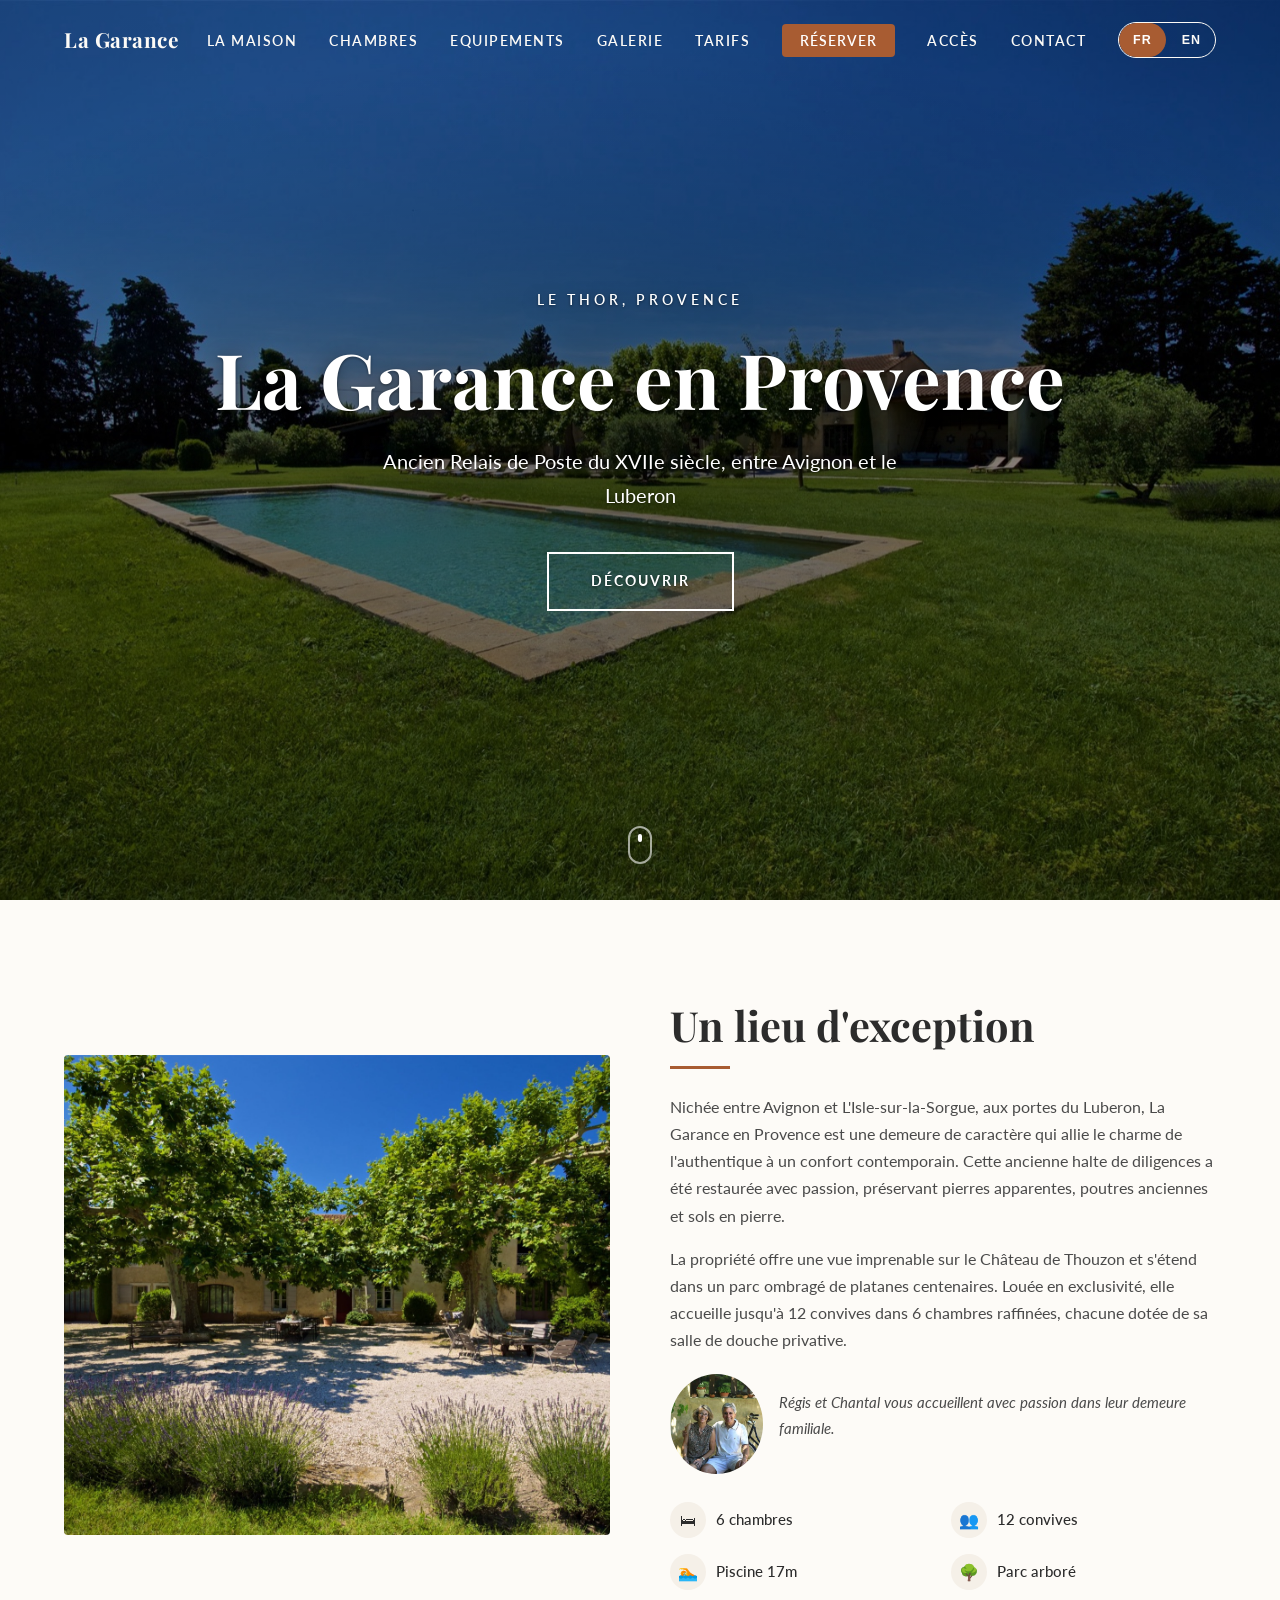
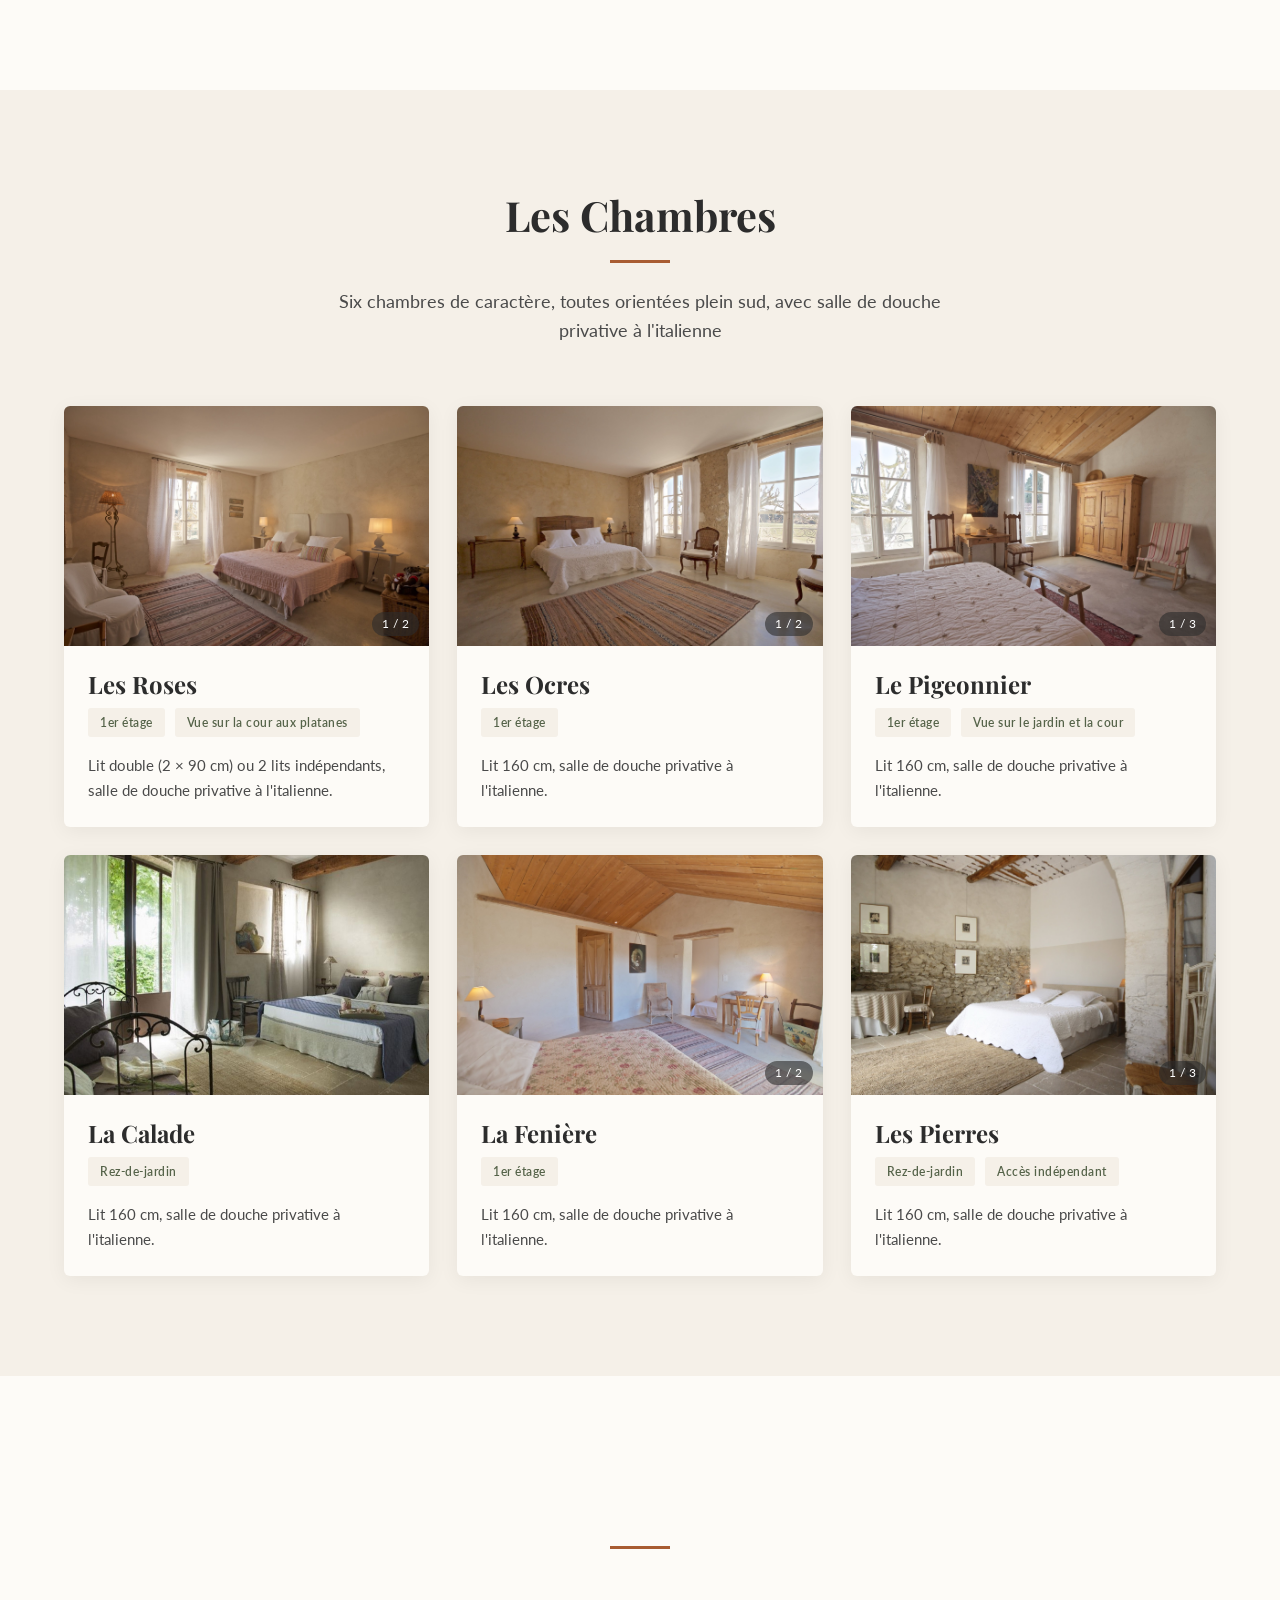
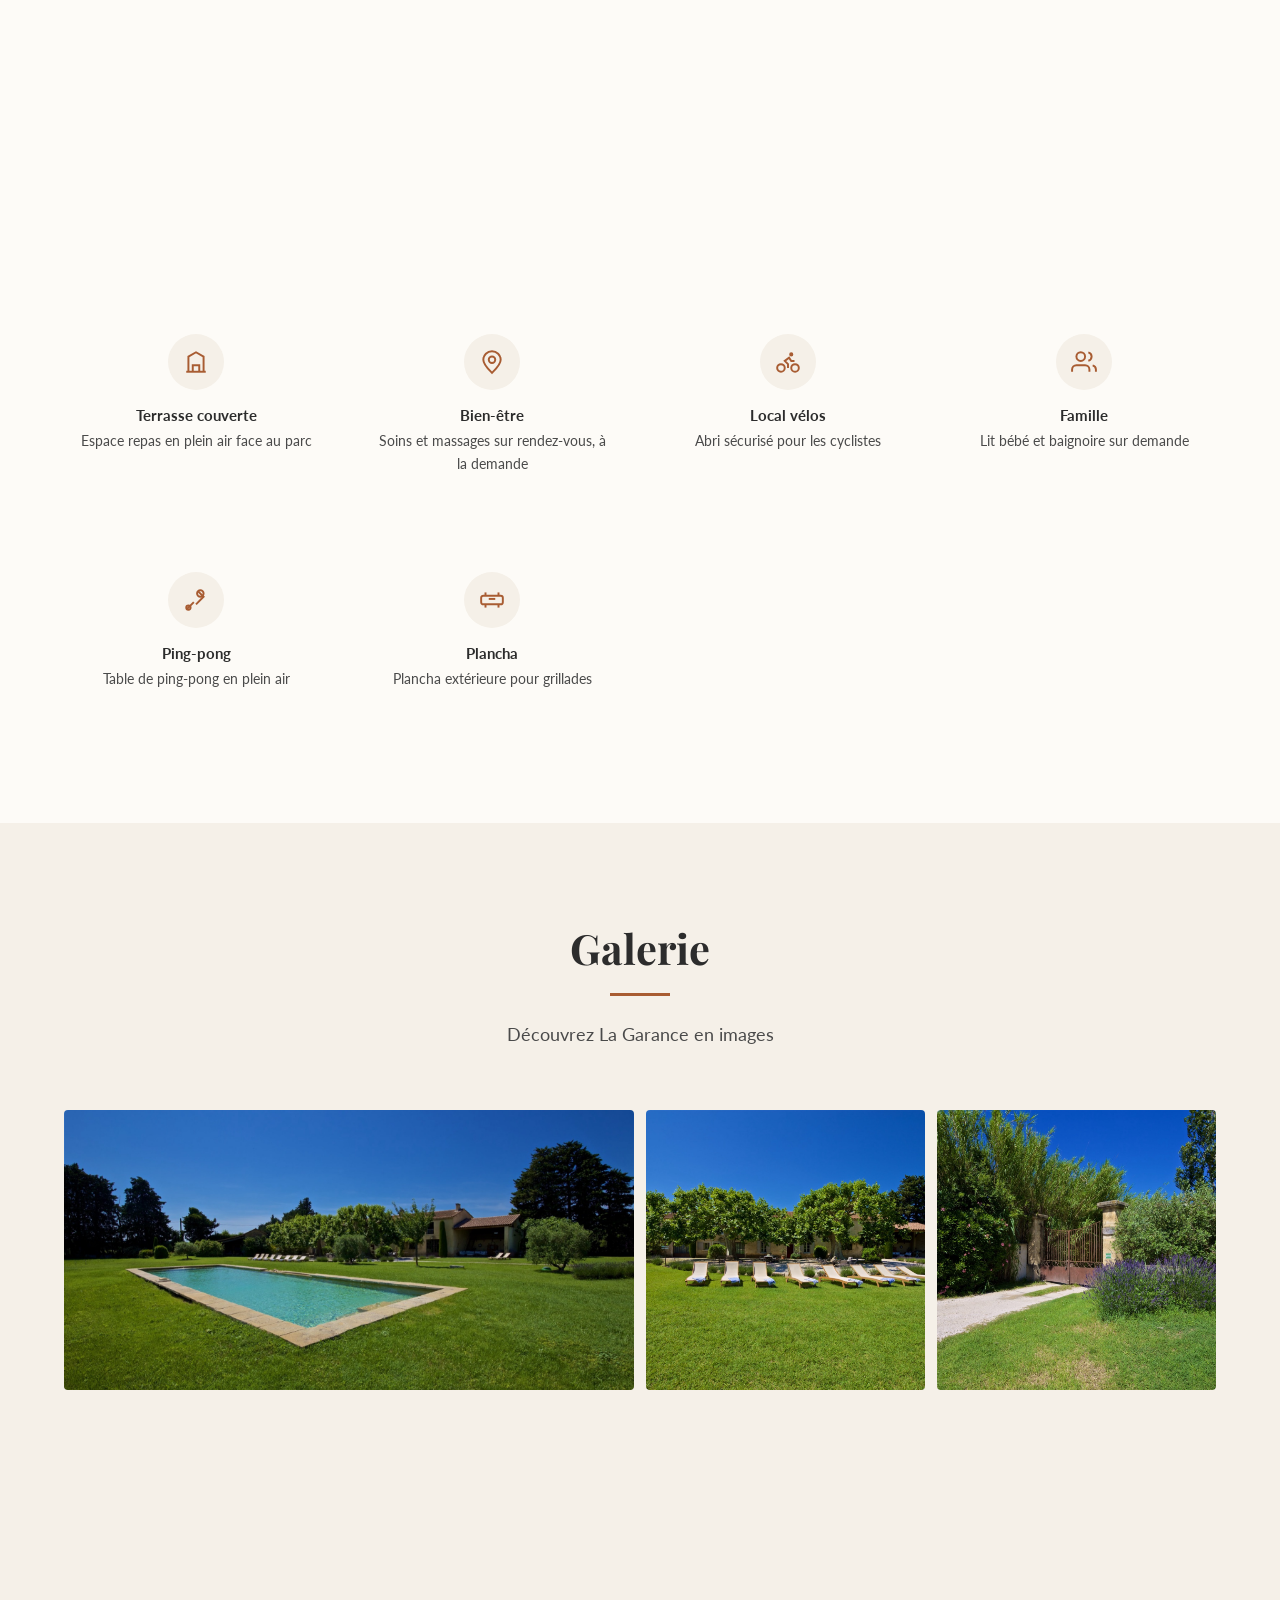
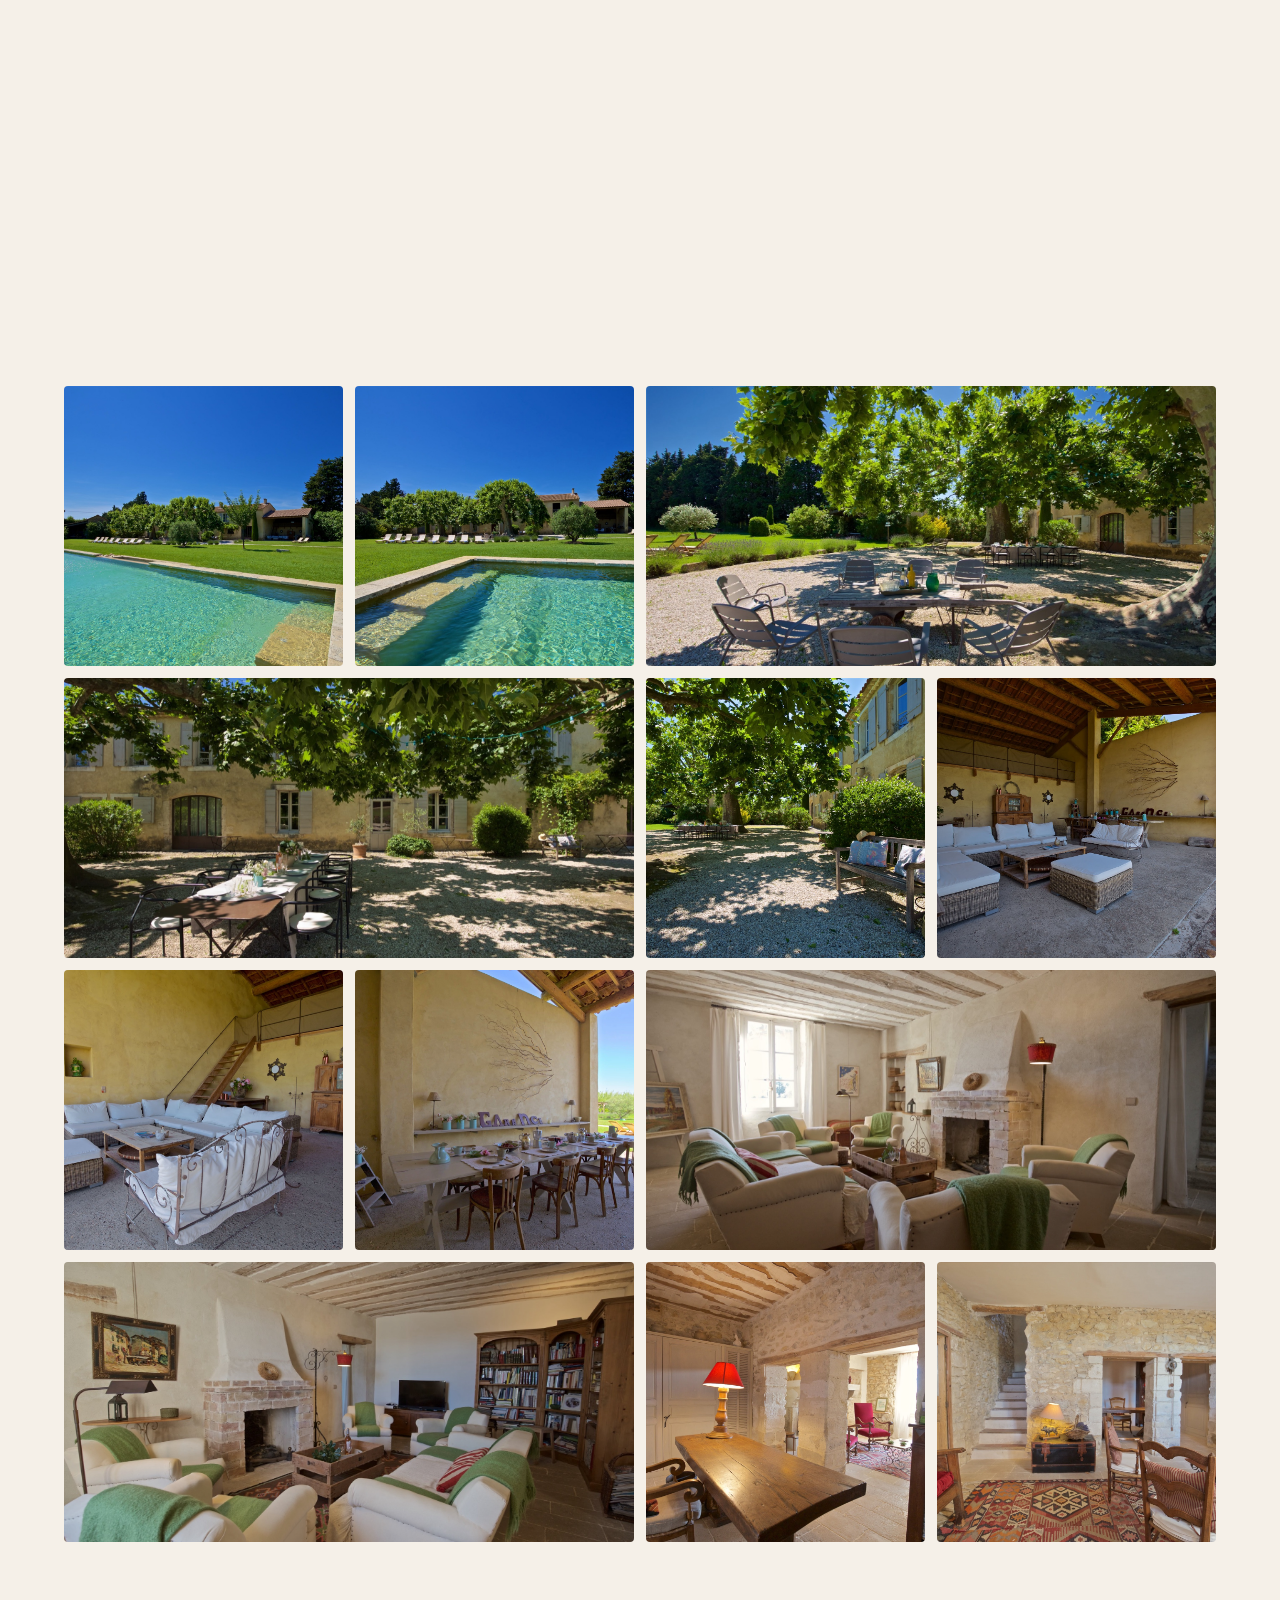
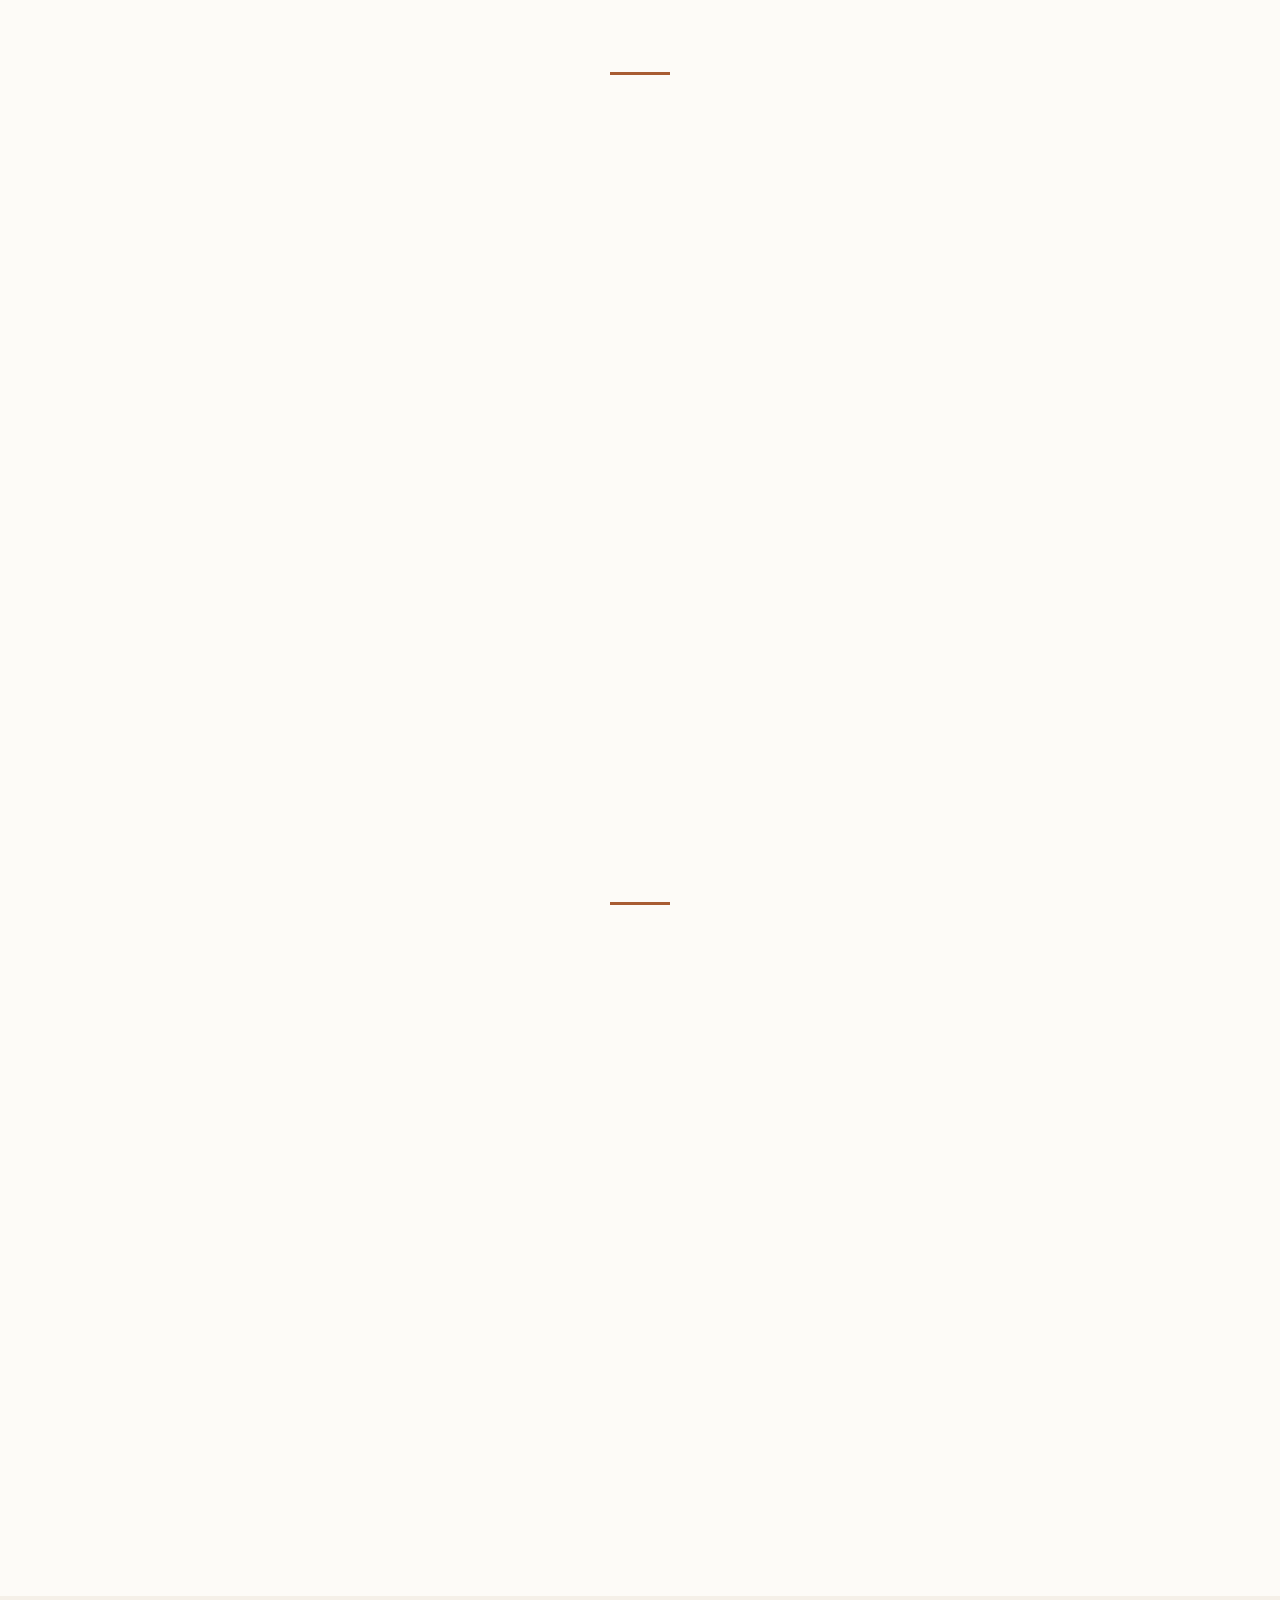
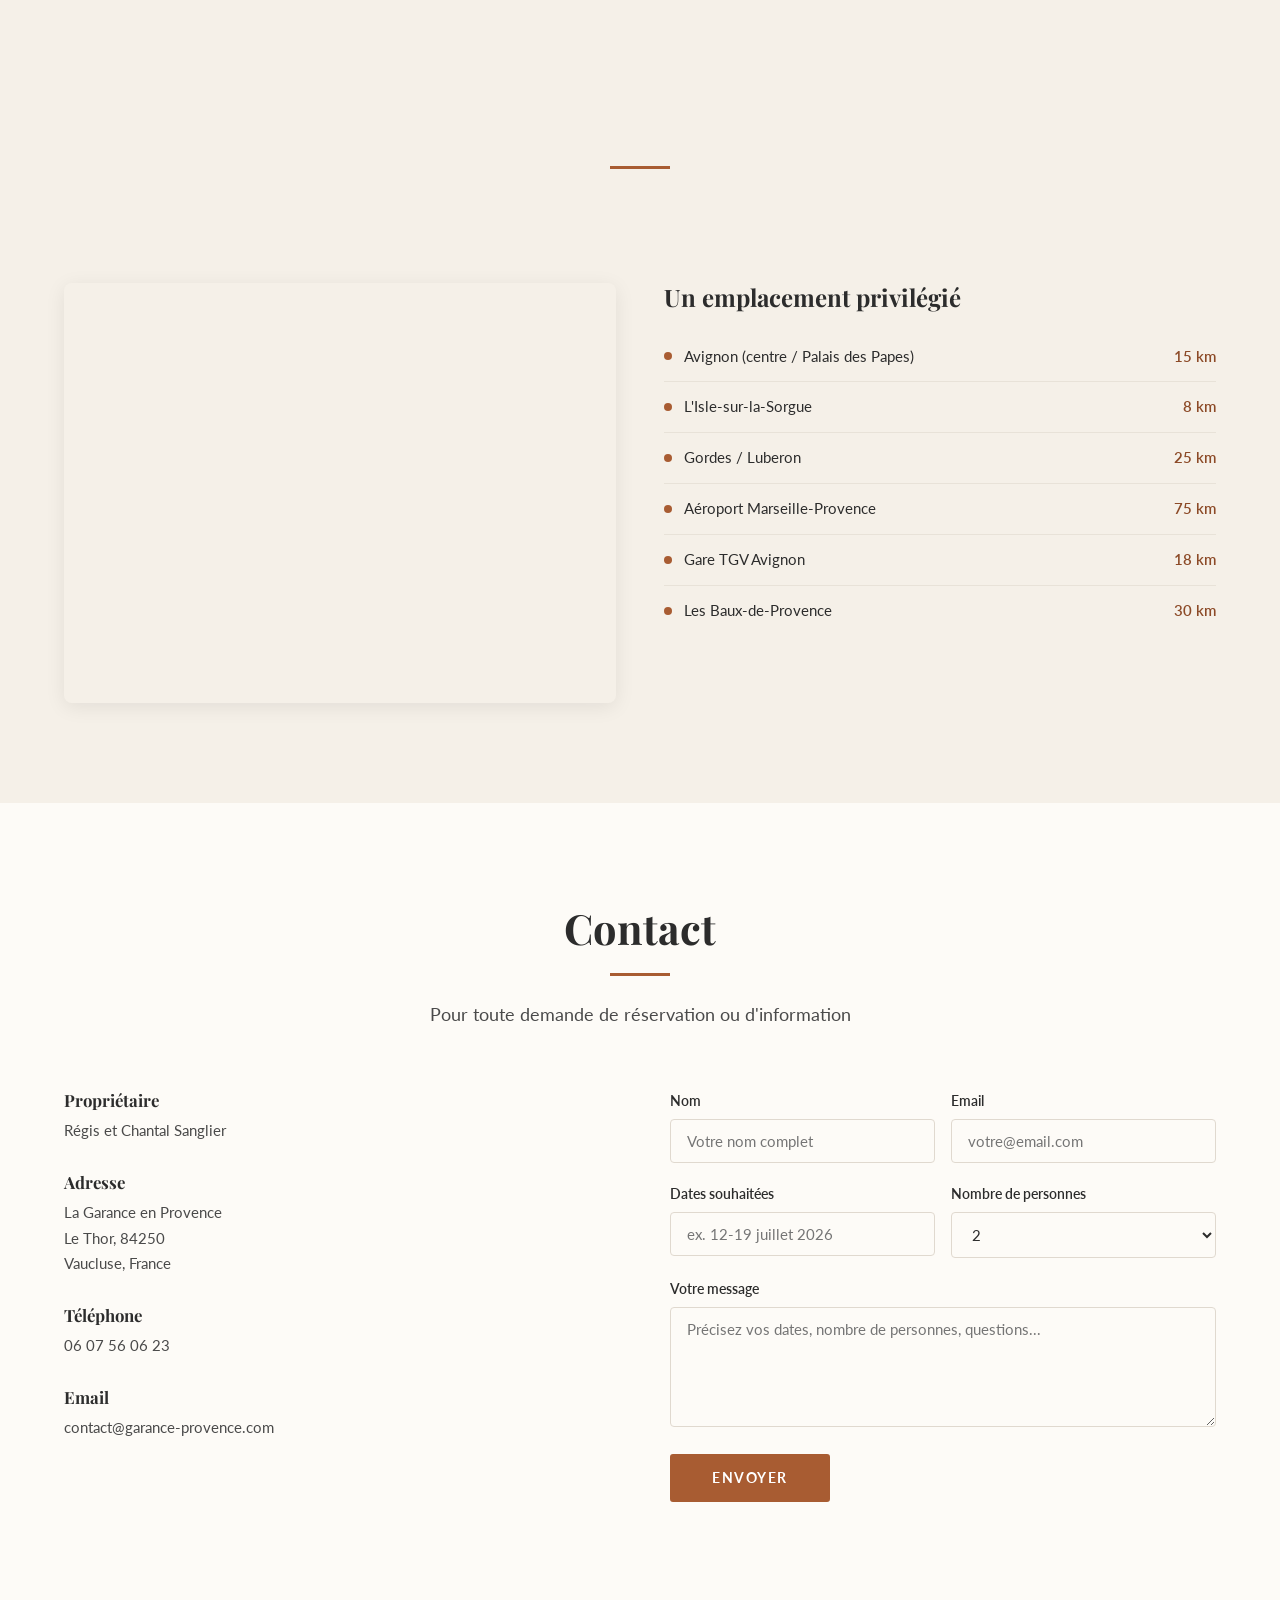
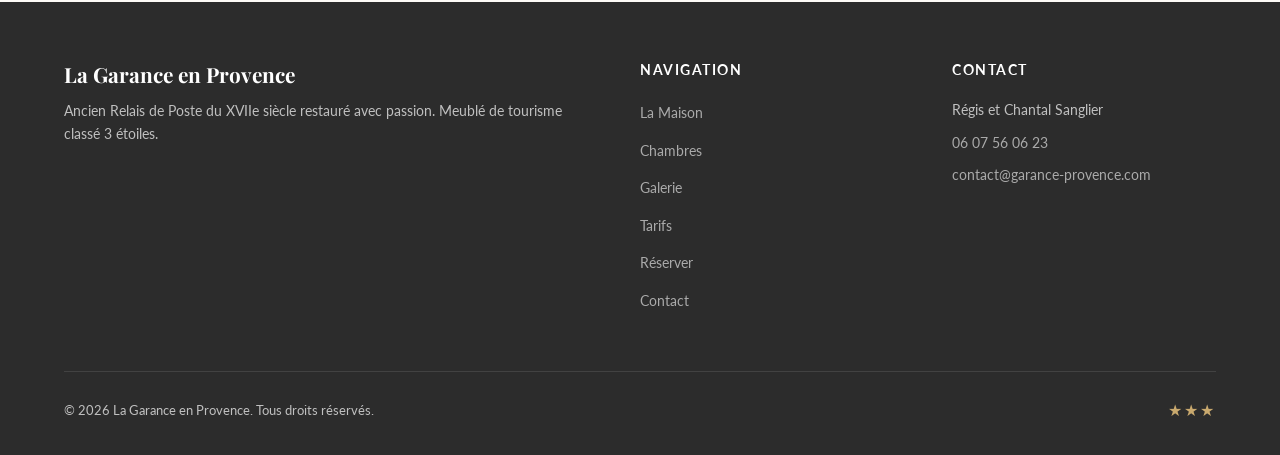
<file: index.html>
<!DOCTYPE html>
<html lang="fr">
<head>
  <meta charset="UTF-8">
  <meta name="viewport" content="width=device-width, initial-scale=1.0">
  <title>La Garance en Provence — Location de vacances au Thor</title>
  <meta name="description" content="Ancien Relais de Poste du XVIIe siècle restauré au Thor, entre Avignon et le Luberon. 6 chambres, 12 personnes, piscine. Location exclusive à la semaine.">
  <meta name="keywords" content="location vacances provence, le thor, vaucluse, luberon, avignon, piscine, maison de charme, gîte luxe">
  <link rel="canonical" href="https://www.garance-provence.com/">
  <link rel="alternate" hreflang="fr" href="https://www.garance-provence.com/">
  <link rel="alternate" hreflang="en" href="https://www.garance-provence.com/en/">
  <link rel="alternate" hreflang="x-default" href="https://www.garance-provence.com/">
  <meta property="og:title" content="La Garance en Provence — Location de vacances en Provence">
  <meta property="og:description" content="Ancien Relais de Poste du XVIIe siècle, 6 chambres, piscine à débordement, entre Avignon et le Luberon.">
  <meta property="og:type" content="website">
  <meta property="og:url" content="https://www.garance-provence.com/">
  <meta property="og:image" content="https://www.garance-provence.com/images/og-garance.jpg">
  <meta property="og:locale" content="fr_FR">
  <meta property="og:locale:alternate" content="en_US">
  <meta name="twitter:card" content="summary_large_image">
  <meta name="twitter:title" content="La Garance en Provence — Location de vacances en Provence">
  <meta name="twitter:description" content="Ancien Relais de Poste du XVIIe siècle, 6 chambres, piscine à débordement, entre Avignon et le Luberon.">
  <meta name="twitter:image" content="https://www.garance-provence.com/images/og-garance.jpg">
  <meta name="geo.region" content="FR-84">
  <meta name="geo.placename" content="Le Thor">

  <!-- Preload hero image -->
  <link rel="preload" as="image" href="images/piscine-1.jpg">

  <!-- Structured data -->
  <!-- seo:jsonld:start (généré par tools/build_seo.py) -->
  <script type="application/ld+json">
{
  "@context": "https://schema.org",
  "@type": "LodgingBusiness",
  "name": "La Garance en Provence",
  "description": "Ancien Relais de Poste du XVIIe siècle restauré. 6 chambres avec salle de douche privative, piscine à débordement de 17 m, entre Avignon et le Luberon.",
  "url": "https://www.garance-provence.com/",
  "image": "https://www.garance-provence.com/images/og-garance.jpg",
  "inLanguage": "fr",
  "address": {
    "@type": "PostalAddress",
    "streetAddress": "4010 Route de Saint Saturnin d'Avignon",
    "addressLocality": "Le Thor",
    "postalCode": "84250",
    "addressRegion": "Vaucluse",
    "addressCountry": "FR"
  },
  "geo": {
    "@type": "GeoCoordinates",
    "latitude": 43.905,
    "longitude": 4.978
  },
  "telephone": "+33607560623",
  "email": "contact@garance-provence.com",
  "starRating": {
    "@type": "Rating",
    "ratingValue": "3"
  },
  "numberOfRooms": 6,
  "maximumAttendeeCapacity": 12,
  "amenityFeature": [
    {
      "@type": "LocationFeatureSpecification",
      "name": "Piscine à débordement",
      "value": true
    },
    {
      "@type": "LocationFeatureSpecification",
      "name": "Pétanque",
      "value": true
    },
    {
      "@type": "LocationFeatureSpecification",
      "name": "WiFi gratuit",
      "value": true
    },
    {
      "@type": "LocationFeatureSpecification",
      "name": "Parking privé",
      "value": true
    },
    {
      "@type": "LocationFeatureSpecification",
      "name": "Terrasse couverte",
      "value": true
    },
    {
      "@type": "LocationFeatureSpecification",
      "name": "Bien-être",
      "value": true
    },
    {
      "@type": "LocationFeatureSpecification",
      "name": "Local vélos",
      "value": true
    },
    {
      "@type": "LocationFeatureSpecification",
      "name": "Famille",
      "value": true
    },
    {
      "@type": "LocationFeatureSpecification",
      "name": "Ping-pong",
      "value": true
    },
    {
      "@type": "LocationFeatureSpecification",
      "name": "Plancha",
      "value": true
    }
  ],
  "containsPlace": [
    {
      "@type": "HotelRoom",
      "name": "Les Roses",
      "description": "1er étage. Vue sur la cour aux platanes. Lit double (2 × 90 cm) ou 2 lits indépendants, salle de douche privative à l'italienne."
    },
    {
      "@type": "HotelRoom",
      "name": "Les Ocres",
      "description": "1er étage. Lit 160 cm, salle de douche privative à l'italienne."
    },
    {
      "@type": "HotelRoom",
      "name": "Le Pigeonnier",
      "description": "1er étage. Vue sur le jardin et la cour. Lit 160 cm, salle de douche privative à l'italienne."
    },
    {
      "@type": "HotelRoom",
      "name": "La Calade",
      "description": "Rez-de-jardin. Lit 160 cm, salle de douche privative à l'italienne."
    },
    {
      "@type": "HotelRoom",
      "name": "La Fenière",
      "description": "1er étage. Lit 160 cm, salle de douche privative à l'italienne."
    },
    {
      "@type": "HotelRoom",
      "name": "Les Pierres",
      "description": "Rez-de-jardin. Accès indépendant. Lit 160 cm, salle de douche privative à l'italienne."
    }
  ],
  "checkinTime": "16:00",
  "checkoutTime": "10:00",
  "priceRange": "6800€ - 8000€ / semaine",
  "currenciesAccepted": "EUR"
}
  </script>
  <script type="application/ld+json">
{
  "@context": "https://schema.org",
  "@type": "FAQPage",
  "inLanguage": "fr",
  "mainEntity": [
    {
      "@type": "Question",
      "name": "Combien de personnes La Garance peut-elle accueillir ?",
      "acceptedAnswer": {
        "@type": "Answer",
        "text": "La Garance accueille jusqu'à 12 personnes dans 6 chambres, chacune avec salle de douche privative à l'italienne. La propriété est louée en exclusivité."
      }
    },
    {
      "@type": "Question",
      "name": "Où se trouve La Garance en Provence ?",
      "acceptedAnswer": {
        "@type": "Answer",
        "text": "Au Thor (84250), dans le Vaucluse, entre Avignon et L'Isle-sur-la-Sorgue, aux portes du Luberon. La propriété est un ancien Relais de Poste du XVIIe siècle restauré, classé meublé de tourisme 3 étoiles."
      }
    },
    {
      "@type": "Question",
      "name": "Comment sont réparties les six chambres ?",
      "acceptedAnswer": {
        "@type": "Answer",
        "text": "Les Roses : 1er étage, lit double (2 × 90 cm) ou 2 lits indépendants, vue sur la cour aux platanes. Les Ocres : 1er étage, lit 160 cm. Le Pigeonnier : 1er étage, lit 160 cm, vue sur le jardin et la cour. La Fenière : 1er étage, lit 160 cm. La Calade : rez-de-jardin, lit 160 cm. Les Pierres : rez-de-jardin avec accès indépendant, lit 160 cm."
      }
    },
    {
      "@type": "Question",
      "name": "Quels sont les tarifs ?",
      "acceptedAnswer": {
        "@type": "Answer",
        "text": "Location à la semaine de l'ensemble de la propriété : 8 000 € en haute saison (juillet – août), 7 500 € en moyenne saison (juin et septembre), 6 800 € le reste de l'année (octobre à décembre). Frais de ménage : 300 € par semaine. Taxe de séjour non incluse, à régler avec le solde."
      }
    },
    {
      "@type": "Question",
      "name": "Quand la propriété est-elle disponible ?",
      "acceptedAnswer": {
        "@type": "Answer",
        "text": "La propriété n'est pas louée de janvier à mai inclus, ni du 25 septembre au 31 décembre 2027. Le calendrier de la page de réservation indique les dates disponibles."
      }
    },
    {
      "@type": "Question",
      "name": "Quels sont les horaires d'arrivée et de départ ?",
      "acceptedAnswer": {
        "@type": "Answer",
        "text": "Arrivée à partir de 16 h, départ avant 10 h."
      }
    },
    {
      "@type": "Question",
      "name": "Quels équipements sont proposés ?",
      "acceptedAnswer": {
        "@type": "Answer",
        "text": "Piscine à débordement de 17 mètres, WiFi gratuit, parking privé avec borne de recharge pour véhicule électrique, terrasse couverte, terrain de pétanque, ping-pong, plancha, local à vélos, lit bébé et baignoire sur demande, soins et massages sur rendez-vous."
      }
    },
    {
      "@type": "Question",
      "name": "Comment réserver ?",
      "acceptedAnswer": {
        "@type": "Answer",
        "text": "Choisissez vos dates sur le calendrier de la page de réservation puis envoyez votre demande. Régis vous contacte sous 24 h pour confirmer la disponibilité et les modalités de paiement. Une demande ne constitue pas une réservation ferme."
      }
    }
  ]
}
  </script>
  <!-- seo:jsonld:end -->

  <!-- Fonts -->
  <link rel="preconnect" href="https://fonts.googleapis.com">
  <link rel="preconnect" href="https://fonts.gstatic.com" crossorigin>
  <link href="https://fonts.googleapis.com/css2?family=Playfair+Display:ital,wght@0,400;0,700;1,400&family=Lato:wght@300;400;700&display=swap" rel="stylesheet">

  <!-- Favicon (terracotta colored) -->
  <link rel="icon" href="data:image/svg+xml,<svg xmlns='http://www.w3.org/2000/svg' viewBox='0 0 100 100'><text y='.9em' font-size='90'>🏡</text></svg>">

  <link rel="stylesheet" href="styles.css?v=2">
</head>
<body>

  <!-- ============== HEADER ============== -->
  <header class="site-header">
    <nav class="nav-inner">
      <a href="#hero" class="nav-logo">La Garance</a>
      <ul class="nav-links">
        <li><a href="#about" data-i18n="nav_about">La Maison</a></li>
        <li><a href="#rooms" data-i18n="nav_rooms">Chambres</a></li>
        <li><a href="#amenities" data-i18n="nav_amenities">Equipements</a></li>
        <li><a href="#gallery" data-i18n="nav_gallery">Galerie</a></li>
        <li><a href="#pricing" data-i18n="nav_pricing">Tarifs</a></li>
        <li><a href="booking.html" class="nav-book-btn" data-i18n="nav_booking">Réserver</a></li>
        <li><a href="#location" data-i18n="nav_location">Accès</a></li>
        <li><a href="#contact" data-i18n="nav_contact">Contact</a></li>
        <li>
          <div class="lang-toggle">
            <button class="lang-btn active" data-lang="fr">FR</button>
            <button class="lang-btn" data-lang="en">EN</button>
          </div>
        </li>
      </ul>
      <button class="nav-hamburger" aria-label="Menu">
        <span></span><span></span><span></span>
      </button>
    </nav>
  </header>

  <!-- ============== HERO ============== -->
  <section id="hero" class="hero">
    <div class="hero-bg"></div>
    <div class="hero-content">
      <p class="hero-tag" data-i18n="hero_tag">Le Thor, Provence</p>
      <h1 data-i18n="hero_title">La Garance en Provence</h1>
      <p class="hero-sub" data-i18n="hero_sub">Ancien Relais de Poste du XVIIe siècle, entre Avignon et le Luberon</p>
      <a href="#about" class="hero-cta" data-i18n="hero_cta">Découvrir</a>
    </div>
    <div class="scroll-indicator"><span></span></div>
  </section>

  <!-- ============== ABOUT ============== -->
  <section id="about" class="about">
    <div class="container">
      <div class="about-grid">
        <div class="about-image reveal">
          <img width="1600" height="1066" loading="lazy" src="images/cour-platanes.jpg"
               alt="La Garance en Provence — cour intérieure avec platanes centenaires et lavande">
        </div>
        <div class="about-text reveal">
          <h2 data-i18n="about_title">Un lieu d'exception</h2>
          <hr class="section-divider">
          <p data-i18n="about_p1">Nichée entre Avignon et L'Isle-sur-la-Sorgue, aux portes du Luberon, La Garance en Provence est une demeure de caractère qui allie le charme de l'authentique à un confort contemporain. Cette ancienne halte de diligences a été restaurée avec passion, préservant pierres apparentes, poutres anciennes et sols en pierre.</p>
          <p data-i18n="about_p2">La propriété offre une vue imprenable sur le Château de Thouzon et s'étend dans un parc ombragé de platanes centenaires. Louée en exclusivité, elle accueille jusqu'à 12 convives dans 6 chambres raffinées, chacune dotée de sa salle de douche privative.</p>
          <div class="about-owners" style="display:flex;align-items:center;gap:16px;margin:20px 0;">
            <img width="1200" height="1374" loading="lazy" src="images/anciennes-photos/garance_12.jpg" alt="Régis et Chantal" style="width:100px;height:100px;border-radius:50%;object-fit:cover;">
            <p style="font-style:italic;color:var(--charcoal-lt);font-size:0.95rem;" data-i18n="about_owners">Régis et Chantal vous accueillent avec passion dans leur demeure familiale.</p>
          </div>
          <div class="about-features">
            <div class="about-feature">
              <div class="icon">🛏</div>
              <span data-i18n="about_f1">6 chambres</span>
            </div>
            <div class="about-feature">
              <div class="icon">👥</div>
              <span data-i18n="about_f2">12 convives</span>
            </div>
            <div class="about-feature">
              <div class="icon">🏊</div>
              <span data-i18n="about_f3">Piscine 17m</span>
            </div>
            <div class="about-feature">
              <div class="icon">🌳</div>
              <span data-i18n="about_f4">Parc arboré</span>
            </div>
          </div>
        </div>
      </div>
    </div>
  </section>

  <!-- ============== ROOMS ============== -->
  <section id="rooms" class="rooms">
    <div class="container">
      <h2 class="section-title reveal" data-i18n="rooms_title">Les Chambres</h2>
      <hr class="section-divider">
      <p class="section-subtitle reveal" data-i18n="rooms_sub">Six chambres de caractère, toutes orientées plein sud, avec salle de douche privative à l'italienne</p>
      <div class="rooms-grid">
        <!-- Room 1 -->
        <div class="room-card reveal">
          <div class="room-card-img room-carousel">
            <div class="room-carousel-track">
              <img width="1600" height="1067" loading="lazy" src="images/chambre-roses.jpg" alt="Chambre Les Roses">
              <img width="1600" height="1067" loading="lazy" src="images/chambre-roses-salle-de-douche.jpg" alt="Salle de douche de la chambre Les Roses">
            </div>
          </div>
          <div class="room-card-body">
            <h3 data-i18n="room1_title">Les Roses</h3>
            <div class="room-tags">
              <span class="room-tag" data-i18n="room1_tag1">1er étage</span>
              <span class="room-tag" data-i18n="room1_tag2">Vue sur la cour aux platanes</span>
            </div>
            <p data-i18n="room1_desc">Lit double (2 × 90 cm) ou 2 lits indépendants, salle de douche privative à l'italienne.</p>
          </div>
        </div>
        <!-- Room 2 -->
        <div class="room-card reveal">
          <div class="room-card-img room-carousel">
            <div class="room-carousel-track">
              <img width="1600" height="1066" loading="lazy" src="images/chambre-ocres.jpg" alt="Chambre Les Ocres">
              <img width="1600" height="1067" loading="lazy" src="images/chambre-ocres-salle-de-douche.jpg" alt="Salle de douche de la chambre Les Ocres">
            </div>
          </div>
          <div class="room-card-body">
            <h3 data-i18n="room2_title">Les Ocres</h3>
            <div class="room-tags">
              <span class="room-tag" data-i18n="room2_tag1">1er étage</span>
            </div>
            <p data-i18n="room2_desc">Lit 160 cm, salle de douche privative à l'italienne.</p>
          </div>
        </div>
        <!-- Room 3 -->
        <div class="room-card reveal">
          <div class="room-card-img room-carousel">
            <div class="room-carousel-track">
              <img width="1600" height="1067" loading="lazy" src="images/chambre-pigeonnier-1.jpg" alt="Chambre Le Pigeonnier">
              <img width="1600" height="1067" loading="lazy" src="images/chambre-pigeonnier-2.jpg" alt="Chambre Le Pigeonnier, autre vue">
              <img width="1600" height="1066" loading="lazy" src="images/chambre-pigeonnier-salle-de-douche.jpg" alt="Salle de douche de la chambre Le Pigeonnier">
            </div>
          </div>
          <div class="room-card-body">
            <h3 data-i18n="room3_title">Le Pigeonnier</h3>
            <div class="room-tags">
              <span class="room-tag" data-i18n="room3_tag1">1er étage</span>
              <span class="room-tag" data-i18n="room3_tag2">Vue sur le jardin et la cour</span>
            </div>
            <p data-i18n="room3_desc">Lit 160 cm, salle de douche privative à l'italienne.</p>
          </div>
        </div>
        <!-- Room 4 -->
        <div class="room-card reveal">
          <div class="room-card-img">
            <div class="room-carousel-track">
              <img width="1200" height="740" loading="lazy" src="images/chambre-calade.jpg" alt="Chambre La Calade">
            </div>
          </div>
          <div class="room-card-body">
            <h3 data-i18n="room4_title">La Calade</h3>
            <div class="room-tags">
              <span class="room-tag" data-i18n="room4_tag1">Rez-de-jardin</span>
            </div>
            <p data-i18n="room4_desc">Lit 160 cm, salle de douche privative à l'italienne.</p>
          </div>
        </div>
        <!-- Room 5 -->
        <div class="room-card reveal">
          <div class="room-card-img room-carousel">
            <div class="room-carousel-track">
              <img width="1600" height="1066" loading="lazy" src="images/chambre-feniere.jpg" alt="Chambre La Fenière">
              <img width="1600" height="1066" loading="lazy" src="images/chambre-feniere-salle-de-douche.jpg" alt="Salle de douche de la chambre La Fenière">
            </div>
          </div>
          <div class="room-card-body">
            <h3 data-i18n="room5_title">La Fenière</h3>
            <div class="room-tags">
              <span class="room-tag" data-i18n="room5_tag1">1er étage</span>
            </div>
            <p data-i18n="room5_desc">Lit 160 cm, salle de douche privative à l'italienne.</p>
          </div>
        </div>
        <!-- Room 6 -->
        <div class="room-card reveal">
          <div class="room-card-img room-carousel">
            <div class="room-carousel-track">
              <img width="1600" height="1066" loading="lazy" src="images/chambre-pierres-1.jpg" alt="Chambre Les Pierres">
              <img width="1600" height="1066" loading="lazy" src="images/chambre-pierres-2.jpg" alt="Chambre Les Pierres, autre vue">
              <img width="1600" height="1066" loading="lazy" src="images/chambre-pierres-salle-de-douche.jpg" alt="Salle de douche de la chambre Les Pierres">
            </div>
          </div>
          <div class="room-card-body">
            <h3 data-i18n="room6_title">Les Pierres</h3>
            <div class="room-tags">
              <span class="room-tag" data-i18n="room6_tag1">Rez-de-jardin</span>
              <span class="room-tag" data-i18n="room6_tag2">Accès indépendant</span>
            </div>
            <p data-i18n="room6_desc">Lit 160 cm, salle de douche privative à l'italienne.</p>
          </div>
        </div>
      </div>
    </div>
  </section>

  <!-- ============== AMENITIES ============== -->
  <section id="amenities" class="amenities">
    <div class="container">
      <h2 class="section-title reveal" data-i18n="amen_title">Équipements & Services</h2>
      <hr class="section-divider">
      <p class="section-subtitle reveal" data-i18n="amen_sub">Tout le confort pour un séjour inoubliable en Provence</p>
      <div class="amenities-grid">
        <!-- Pool -->
        <div class="amenity-item reveal">
          <div class="amenity-icon">
            <svg viewBox="0 0 24 24"><path d="M2 20c2-1 4-1 6 0s4 1 6 0 4-1 6 0"/><path d="M2 16c2-1 4-1 6 0s4 1 6 0 4-1 6 0"/><rect x="6" y="4" width="12" height="10" rx="1"/></svg>
          </div>
          <h3 data-i18n="amen1_title">Piscine à débordement</h3>
          <p data-i18n="amen1_desc">Bassin de 17 mètres dans un écrin de verdure</p>
        </div>
        <!-- Petanque -->
        <div class="amenity-item reveal">
          <div class="amenity-icon">
            <svg viewBox="0 0 24 24"><circle cx="12" cy="12" r="9"/><circle cx="12" cy="12" r="3"/><circle cx="12" cy="12" r="1"/></svg>
          </div>
          <h3 data-i18n="amen2_title">Pétanque</h3>
          <p data-i18n="amen2_desc">Terrain ombragé sous les platanes centenaires</p>
        </div>
        <!-- WiFi -->
        <div class="amenity-item reveal">
          <div class="amenity-icon">
            <svg viewBox="0 0 24 24"><path d="M5 12.55a11 11 0 0 1 14.08 0"/><path d="M1.42 9a16 16 0 0 1 21.16 0"/><path d="M8.53 16.11a6 6 0 0 1 6.95 0"/><circle cx="12" cy="20" r="1"/></svg>
          </div>
          <h3 data-i18n="amen3_title">WiFi gratuit</h3>
          <p data-i18n="amen3_desc">Connexion haut débit dans toute la propriété</p>
        </div>
        <!-- Parking -->
        <div class="amenity-item reveal">
          <div class="amenity-icon">
            <svg viewBox="0 0 24 24"><rect x="3" y="3" width="18" height="18" rx="2"/><path d="M9 17V7h4a3 3 0 0 1 0 6H9"/></svg>
          </div>
          <h3 data-i18n="amen4_title">Parking privé</h3>
          <p data-i18n="amen4_desc">Stationnement sécurisé, borne de recharge VE</p>
        </div>
        <!-- Terrace -->
        <div class="amenity-item reveal">
          <div class="amenity-icon">
            <svg viewBox="0 0 24 24"><path d="M3 21h18"/><path d="M5 21V7l7-4 7 4v14"/><path d="M9 21v-6h6v6"/></svg>
          </div>
          <h3 data-i18n="amen5_title">Terrasse couverte</h3>
          <p data-i18n="amen5_desc">Espace repas en plein air face au parc</p>
        </div>
        <!-- Wellness -->
        <div class="amenity-item reveal">
          <div class="amenity-icon">
            <svg viewBox="0 0 24 24"><path d="M12 22c4-4 8-7.5 8-12a8 8 0 1 0-16 0c0 4.5 4 8 8 12z"/><circle cx="12" cy="10" r="3"/></svg>
          </div>
          <h3 data-i18n="amen6_title">Bien-être</h3>
          <p data-i18n="amen6_desc">Soins et massages sur rendez-vous, à la demande</p>
        </div>
        <!-- Bikes -->
        <div class="amenity-item reveal">
          <div class="amenity-icon">
            <svg viewBox="0 0 24 24"><circle cx="5.5" cy="17.5" r="3.5"/><circle cx="18.5" cy="17.5" r="3.5"/><path d="M15 6a1 1 0 1 0 0-2 1 1 0 0 0 0 2z"/><path d="M12 17.5V14l-3-3 4-3 2 3h3"/></svg>
          </div>
          <h3 data-i18n="amen7_title">Local vélos</h3>
          <p data-i18n="amen7_desc">Abri sécurisé pour les cyclistes</p>
        </div>
        <!-- Family -->
        <div class="amenity-item reveal">
          <div class="amenity-icon">
            <svg viewBox="0 0 24 24"><path d="M17 21v-2a4 4 0 0 0-4-4H5a4 4 0 0 0-4 4v2"/><circle cx="9" cy="7" r="4"/><path d="M23 21v-2a4 4 0 0 0-3-3.87"/><path d="M16 3.13a4 4 0 0 1 0 7.75"/></svg>
          </div>
          <h3 data-i18n="amen8_title">Famille</h3>
          <p data-i18n="amen8_desc">Lit bébé et baignoire sur demande</p>
        </div>
        <!-- Ping Pong -->
        <div class="amenity-item reveal">
          <div class="amenity-icon">
            <svg viewBox="0 0 24 24"><circle cx="16" cy="6" r="3"/><path d="M3 21l7-7"/><circle cx="5" cy="19" r="2"/><path d="M14 4l5 5-7 7"/></svg>
          </div>
          <h3 data-i18n="amen9_title">Ping-pong</h3>
          <p data-i18n="amen9_desc">Table de ping-pong en plein air</p>
        </div>
        <!-- Plancha -->
        <div class="amenity-item reveal">
          <div class="amenity-icon">
            <svg viewBox="0 0 24 24"><rect x="2" y="8" width="20" height="8" rx="2"/><path d="M6 8V5"/><path d="M18 8V5"/><path d="M6 16v3"/><path d="M18 16v3"/><path d="M9 11h6"/></svg>
          </div>
          <h3 data-i18n="amen10_title">Plancha</h3>
          <p data-i18n="amen10_desc">Plancha extérieure pour grillades</p>
        </div>
      </div>
    </div>
  </section>

  <!-- ============== GALLERY ============== -->
  <section id="gallery" class="gallery">
    <div class="container">
      <h2 class="section-title reveal" data-i18n="gallery_title">Galerie</h2>
      <hr class="section-divider">
      <p class="section-subtitle reveal" data-i18n="gallery_sub">Découvrez La Garance en images</p>
      <div class="gallery-grid">
        <div class="gallery-item wide reveal">
          <img width="1600" height="1066" loading="lazy" src="images/piscine-1.jpg" alt="Piscine en pierre et jardin, vue sur le mas">
        </div>
        <div class="gallery-item reveal">
          <img width="1600" height="1066" loading="lazy" src="images/vue-exterieure-maison.jpg" alt="Façade du mas et transats sous les platanes">
        </div>
        <div class="gallery-item reveal">
          <img width="1600" height="1066" loading="lazy" src="images/entree-portail.jpg" alt="Portail d'entrée bordé de lavande et de lauriers-roses">
        </div>
        <div class="gallery-item reveal">
          <img width="1600" height="1067" loading="lazy" src="images/sous-les-platanes-1.jpg" alt="Déjeuner sous les platanes">
        </div>
        <div class="gallery-item reveal">
          <img width="1600" height="1066" loading="lazy" src="images/salon-exterieur-1.jpg" alt="Salon extérieur sous la terrasse couverte">
        </div>
        <div class="gallery-item wide reveal">
          <img width="1600" height="1066" loading="lazy" src="images/cour-platanes.jpg" alt="Cour intérieure avec platanes centenaires">
        </div>
        <div class="gallery-item wide reveal">
          <img width="1600" height="1066" loading="lazy" src="images/piscine-2.jpg" alt="Piscine au milieu du parc">
        </div>
        <div class="gallery-item reveal">
          <img width="1600" height="1066" loading="lazy" src="images/autour-piscine-1.jpg" alt="Autour de la piscine, transats et pelouse">
        </div>
        <div class="gallery-item reveal">
          <img width="1600" height="1066" loading="lazy" src="images/autour-piscine-2.jpg" alt="Détente au bord de la piscine">
        </div>
        <div class="gallery-item reveal">
          <img width="1600" height="1066" loading="lazy" src="images/piscine-3.jpg" alt="Piscine et jardin ensoleillé">
        </div>
        <div class="gallery-item reveal">
          <img width="1600" height="1066" loading="lazy" src="images/piscine-4.jpg" alt="Piscine et mas en arrière-plan">
        </div>
        <div class="gallery-item wide reveal">
          <img width="1600" height="1067" loading="lazy" src="images/sous-les-platanes-2.jpg" alt="Table dressée sous les platanes">
        </div>
        <div class="gallery-item wide reveal">
          <img width="1600" height="1066" loading="lazy" src="images/sous-les-platanes-3.jpg" alt="Coin repas sous les platanes">
        </div>
        <div class="gallery-item reveal">
          <img width="1600" height="1067" loading="lazy" src="images/sous-les-platanes-4.jpg" alt="Ombre fraîche sous les platanes">
        </div>
        <div class="gallery-item reveal">
          <img width="1600" height="1067" loading="lazy" src="images/salon-exterieur-2.jpg" alt="Salon extérieur et canapés">
        </div>
        <div class="gallery-item reveal">
          <img width="1600" height="1066" loading="lazy" src="images/salon-exterieur-3.jpg" alt="Terrasse couverte et salon extérieur">
        </div>
        <div class="gallery-item reveal">
          <img width="1600" height="1066" loading="lazy" src="images/salon-salle-a-manger-exterieur.jpg" alt="Salle à manger extérieure couverte">
        </div>
        <div class="gallery-item wide reveal">
          <img width="1600" height="1066" loading="lazy" src="images/salon-blanc-1.jpg" alt="Salon avec cheminée en briques et poutres apparentes">
        </div>
        <div class="gallery-item wide reveal">
          <img width="1600" height="1067" loading="lazy" src="images/salon-blanc-2.jpg" alt="Salon blanc, fauteuils et cheminée">
        </div>
        <div class="gallery-item reveal">
          <img width="1600" height="1067" loading="lazy" src="images/salon-bureau.jpg" alt="Coin bureau du salon">
        </div>
        <div class="gallery-item reveal">
          <img width="1600" height="1067" loading="lazy" src="images/salon-entree.jpg" alt="Salon près de l'entrée">
        </div>
        <div class="gallery-item reveal">
          <img width="1600" height="1067" loading="lazy" src="images/escalier.jpg" alt="Escalier en pierre">
        </div>
        <div class="gallery-item reveal">
          <img width="1600" height="1067" loading="lazy" src="images/cuisine-1.jpg" alt="Cuisine du mas">
        </div>
        <div class="gallery-item wide reveal">
          <img width="1600" height="1067" loading="lazy" src="images/cuisine-2.jpg" alt="Cuisine équipée">
        </div>
        <div class="gallery-item wide reveal">
          <img width="1600" height="1067" loading="lazy" src="images/cuisine-salle-a-manger.jpg" alt="Cuisine et salle à manger">
        </div>
        <div class="gallery-item reveal">
          <img width="1600" height="1067" loading="lazy" src="images/chambre-ocres-salle-de-douche.jpg" alt="Salle de douche de la chambre Les Ocres">
        </div>
        <div class="gallery-item reveal">
          <img width="1600" height="1066" loading="lazy" src="images/chambre-ocres.jpg" alt="Chambre Les Ocres">
        </div>
        <div class="gallery-item reveal">
          <img width="1600" height="1066" loading="lazy" src="images/chambre-pierres-1.jpg" alt="Chambre Les Pierres">
        </div>
        <div class="gallery-item reveal">
          <img width="1600" height="1066" loading="lazy" src="images/chambre-pierres-2.jpg" alt="Chambre Les Pierres, autre vue">
        </div>
        <div class="gallery-item wide reveal">
          <img width="1600" height="1066" loading="lazy" src="images/chambre-pierres-salle-de-douche.jpg" alt="Salle de douche de la chambre Les Pierres">
        </div>
        <div class="gallery-item wide reveal">
          <img width="1600" height="1067" loading="lazy" src="images/chambre-roses.jpg" alt="Chambre Les Roses">
        </div>
        <div class="gallery-item reveal">
          <img width="1600" height="1067" loading="lazy" src="images/chambre-roses-salle-de-douche.jpg" alt="Salle de douche de la chambre Les Roses">
        </div>
        <div class="gallery-item reveal">
          <img width="1600" height="1066" loading="lazy" src="images/chambre-feniere.jpg" alt="Chambre La Fenière">
        </div>
        <div class="gallery-item reveal">
          <img width="1600" height="1066" loading="lazy" src="images/chambre-feniere-salle-de-douche.jpg" alt="Salle de douche de la chambre La Fenière">
        </div>
        <div class="gallery-item reveal">
          <img width="1600" height="1067" loading="lazy" src="images/chambre-pigeonnier-1.jpg" alt="Chambre Le Pigeonnier">
        </div>
        <div class="gallery-item reveal">
          <img width="1600" height="1067" loading="lazy" src="images/chambre-pigeonnier-2.jpg" alt="Chambre Le Pigeonnier, autre vue">
        </div>
        <div class="gallery-item reveal">
          <img width="1600" height="1066" loading="lazy" src="images/chambre-pigeonnier-salle-de-douche.jpg" alt="Salle de douche de la chambre Le Pigeonnier">
        </div>
      </div>
    </div>
  </section>

  <!-- Lightbox -->
  <div id="lightbox" class="lightbox">
    <button class="lightbox-close" aria-label="Fermer">&times;</button>
    <button class="lightbox-nav lightbox-prev" aria-label="Précédent">&#8249;</button>
    <img src="[data-uri]" alt="">
    <button class="lightbox-nav lightbox-next" aria-label="Suivant">&#8250;</button>
  </div>

  <!-- ============== PRICING ============== -->
  <section id="pricing" class="pricing">
    <div class="container">
      <h2 class="section-title reveal" data-i18n="price_title">Tarifs</h2>
      <hr class="section-divider">
      <p class="section-subtitle reveal" data-i18n="price_sub">Location exclusive de l'ensemble de la propriété (6 chambres, 12 personnes)</p>
      <div class="pricing-grid">
        <!-- High -->
        <div class="pricing-card featured reveal">
          <span class="pricing-badge" data-i18n="price_badge">Populaire</span>
          <div class="pricing-season" data-i18n="price_s1">Haute saison</div>
          <div class="pricing-months" data-i18n="price_s1m">Juillet — Août</div>
          <div class="pricing-amount">8 000 €</div>
          <div class="pricing-period" data-i18n="price_week">/ semaine</div>
        </div>
        <!-- Mid -->
        <div class="pricing-card reveal">
          <div class="pricing-season" data-i18n="price_s2">Moyenne saison</div>
          <div class="pricing-months" data-i18n="price_s2m">Juin — Septembre</div>
          <div class="pricing-amount">7 500 €</div>
          <div class="pricing-period" data-i18n="price_week">/ semaine</div>
        </div>
        <!-- Rest -->
        <div class="pricing-card reveal">
          <div class="pricing-season" data-i18n="price_s3">Reste de l'année</div>
          <div class="pricing-months" data-i18n="price_s3m">Octobre — Décembre</div>
          <div class="pricing-amount">6 800 €</div>
          <div class="pricing-period" data-i18n="price_week">/ semaine</div>
        </div>
      </div>
      <p class="pricing-note reveal" data-i18n="price_closed">Propriété non disponible de janvier à mai inclus, et du 25 septembre au 31 décembre 2027.</p>
      <p class="pricing-note reveal" data-i18n="price_note">Frais de ménage : <strong>300 €</strong> par semaine. Meublé de tourisme classé <strong>3 étoiles</strong>.</p>
      <p class="pricing-note reveal" data-i18n="price_tax">Taxe de séjour non incluse, à régler avec le solde.</p>
      <div style="text-align:center;margin-top:32px" class="reveal">
        <a href="booking.html" class="hero-cta" style="opacity:1;animation:none;border-color:var(--terracotta);color:var(--terracotta)" data-i18n="price_cta">Vérifier les disponibilités</a>
      </div>
    </div>
  </section>

  <!-- seo:faq:start (généré par tools/build_seo.py) -->
  <section id="faq" class="faq">
    <div class="container">
      <h2 class="section-title reveal" data-i18n="faq_title">Questions fréquentes</h2>
      <hr class="section-divider">
      <div class="faq-list">
        <details class="faq-item reveal">
          <summary data-i18n="faq_q1">Combien de personnes La Garance peut-elle accueillir ?</summary>
          <p data-i18n="faq_a1">La Garance accueille jusqu'à 12 personnes dans 6 chambres, chacune avec salle de douche privative à l'italienne. La propriété est louée en exclusivité.</p>
        </details>
        <details class="faq-item reveal">
          <summary data-i18n="faq_q2">Où se trouve La Garance en Provence ?</summary>
          <p data-i18n="faq_a2">Au Thor (84250), dans le Vaucluse, entre Avignon et L'Isle-sur-la-Sorgue, aux portes du Luberon. La propriété est un ancien Relais de Poste du XVIIe siècle restauré, classé meublé de tourisme 3 étoiles.</p>
        </details>
        <details class="faq-item reveal">
          <summary data-i18n="faq_q3">Comment sont réparties les six chambres ?</summary>
          <p data-i18n="faq_a3">Les Roses : 1er étage, lit double (2 × 90 cm) ou 2 lits indépendants, vue sur la cour aux platanes. Les Ocres : 1er étage, lit 160 cm. Le Pigeonnier : 1er étage, lit 160 cm, vue sur le jardin et la cour. La Fenière : 1er étage, lit 160 cm. La Calade : rez-de-jardin, lit 160 cm. Les Pierres : rez-de-jardin avec accès indépendant, lit 160 cm.</p>
        </details>
        <details class="faq-item reveal">
          <summary data-i18n="faq_q4">Quels sont les tarifs ?</summary>
          <p data-i18n="faq_a4">Location à la semaine de l'ensemble de la propriété : 8 000 € en haute saison (juillet – août), 7 500 € en moyenne saison (juin et septembre), 6 800 € le reste de l'année (octobre à décembre). Frais de ménage : 300 € par semaine. Taxe de séjour non incluse, à régler avec le solde.</p>
        </details>
        <details class="faq-item reveal">
          <summary data-i18n="faq_q5">Quand la propriété est-elle disponible ?</summary>
          <p data-i18n="faq_a5">La propriété n'est pas louée de janvier à mai inclus, ni du 25 septembre au 31 décembre 2027. Le calendrier de la page de réservation indique les dates disponibles.</p>
        </details>
        <details class="faq-item reveal">
          <summary data-i18n="faq_q6">Quels sont les horaires d'arrivée et de départ ?</summary>
          <p data-i18n="faq_a6">Arrivée à partir de 16 h, départ avant 10 h.</p>
        </details>
        <details class="faq-item reveal">
          <summary data-i18n="faq_q7">Quels équipements sont proposés ?</summary>
          <p data-i18n="faq_a7">Piscine à débordement de 17 mètres, WiFi gratuit, parking privé avec borne de recharge pour véhicule électrique, terrasse couverte, terrain de pétanque, ping-pong, plancha, local à vélos, lit bébé et baignoire sur demande, soins et massages sur rendez-vous.</p>
        </details>
        <details class="faq-item reveal">
          <summary data-i18n="faq_q8">Comment réserver ?</summary>
          <p data-i18n="faq_a8">Choisissez vos dates sur le calendrier de la page de réservation puis envoyez votre demande. Régis vous contacte sous 24 h pour confirmer la disponibilité et les modalités de paiement. Une demande ne constitue pas une réservation ferme.</p>
        </details>
      </div>
    </div>
  </section>
  <!-- seo:faq:end -->

  <!-- ============== LOCATION ============== -->
  <section id="location" class="location">
    <div class="container">
      <h2 class="section-title reveal" data-i18n="loc_title">Situation</h2>
      <hr class="section-divider">
      <p class="section-subtitle reveal" data-i18n="loc_sub">Au cœur du Vaucluse, entre Avignon et le Luberon</p>
      <div class="location-grid">
        <div class="location-map reveal">
          <iframe
            src="https://www.google.com/maps?q=La+Garance+en+Provence,+Le+Thor,+84250,+France&output=embed"
            allowfullscreen loading="lazy" referrerpolicy="no-referrer-when-downgrade">
          </iframe>
        </div>
        <div class="location-info reveal">
          <h3 data-i18n="loc_h3">Un emplacement privilégié</h3>
          <ul class="location-distances">
            <li>
              <span class="distance-dot"></span>
              <span data-i18n="loc_d1">Avignon (centre / Palais des Papes)</span>
              <span class="distance-value" data-i18n="loc_d1v">15 km</span>
            </li>
            <li>
              <span class="distance-dot"></span>
              <span data-i18n="loc_d2">L'Isle-sur-la-Sorgue</span>
              <span class="distance-value" data-i18n="loc_d2v">8 km</span>
            </li>
            <li>
              <span class="distance-dot"></span>
              <span data-i18n="loc_d3">Gordes / Luberon</span>
              <span class="distance-value" data-i18n="loc_d3v">25 km</span>
            </li>
            <li>
              <span class="distance-dot"></span>
              <span data-i18n="loc_d4">Aéroport Marseille-Provence</span>
              <span class="distance-value" data-i18n="loc_d4v">75 km</span>
            </li>
            <li>
              <span class="distance-dot"></span>
              <span data-i18n="loc_d5">Gare TGV Avignon</span>
              <span class="distance-value" data-i18n="loc_d5v">18 km</span>
            </li>
            <li>
              <span class="distance-dot"></span>
              <span data-i18n="loc_d6">Les Baux-de-Provence</span>
              <span class="distance-value" data-i18n="loc_d6v">30 km</span>
            </li>
          </ul>
        </div>
      </div>
    </div>
  </section>

  <!-- ============== CONTACT ============== -->
  <section id="contact" class="contact">
    <div class="container">
      <h2 class="section-title reveal" data-i18n="contact_title">Contact</h2>
      <hr class="section-divider">
      <p class="section-subtitle reveal" data-i18n="contact_sub">Pour toute demande de réservation ou d'information</p>
      <div class="contact-grid">
        <div class="contact-details reveal">
          <div class="contact-info-block">
            <h3 data-i18n="ct_owner">Propriétaire</h3>
            <p>Régis et Chantal Sanglier</p>
          </div>
          <div class="contact-info-block">
            <h3 data-i18n="ct_address">Adresse</h3>
            <p><a href="https://www.google.com/maps/search/La+Garance+en+Provence,+Le+Thor" target="_blank" rel="noopener">La Garance en Provence<br>Le Thor, 84250<br>Vaucluse, France</a></p>
          </div>
          <div class="contact-info-block">
            <h3 data-i18n="ct_phone">Téléphone</h3>
            <p><a href="tel:+33607560623">06 07 56 06 23</a></p>
          </div>
          <div class="contact-info-block">
            <h3 data-i18n="ct_email">Email</h3>
            <p><a href="#" id="email-link" onclick="return false;">contact<span style="display:none">REMOVE</span>&#64;garance&#45;provence&#46;com</a></p>
          </div>
        </div>
        <script>
        document.addEventListener('DOMContentLoaded',function(){
          var el=document.getElementById('email-link');
          var e=atob('Y29udGFjdEBnYXJhbmNlLXByb3ZlbmNlLmNvbQ==');
          el.href='mai'+'lto:'+e;
          el.onclick=null;
        });
        </script>
        <form id="contact-form" class="contact-form reveal">
          <div class="form-row">
            <div>
              <label data-i18n="form_name">Nom</label>
              <input type="text" name="name" required data-i18n="form_ph_name" placeholder="Votre nom complet">
            </div>
            <div>
              <label data-i18n="form_email">Email</label>
              <input type="email" name="email" required data-i18n="form_ph_email" placeholder="votre@email.com">
            </div>
          </div>
          <div class="form-row">
            <div>
              <label data-i18n="form_dates">Dates souhaitées</label>
              <input type="text" name="dates" data-i18n="form_ph_dates" placeholder="ex. 12-19 juillet 2026">
            </div>
            <div>
              <label data-i18n="form_guests">Nombre de personnes</label>
              <select name="guests">
                <option value="2">2</option>
                <option value="4">4</option>
                <option value="6">6</option>
                <option value="8">8</option>
                <option value="10">10</option>
                <option value="12">12</option>
              </select>
            </div>
          </div>
          <label data-i18n="form_message">Votre message</label>
          <textarea name="message" rows="5" data-i18n="form_ph_msg" placeholder="Précisez vos dates, nombre de personnes, questions..."></textarea>
          <button type="submit" class="btn-submit" data-i18n="form_send">Envoyer</button>
        </form>
      </div>
    </div>
  </section>

  <!-- ============== FOOTER ============== -->
  <footer class="site-footer">
    <div class="container">
      <div class="footer-grid">
        <div class="footer-brand">
          <h3>La Garance en Provence</h3>
          <p data-i18n="footer_desc">Ancien Relais de Poste du XVIIe siècle restauré avec passion. Meublé de tourisme classé 3 étoiles.</p>
        </div>
        <div class="footer-links">
          <h4 data-i18n="footer_nav">Navigation</h4>
          <ul>
            <li><a href="#about" data-i18n="nav_about">La Maison</a></li>
            <li><a href="#rooms" data-i18n="nav_rooms">Chambres</a></li>
            <li><a href="#gallery" data-i18n="nav_gallery">Galerie</a></li>
            <li><a href="#pricing" data-i18n="nav_pricing">Tarifs</a></li>
            <li><a href="booking.html" data-i18n="nav_booking">Réserver</a></li>
            <li><a href="#contact" data-i18n="nav_contact">Contact</a></li>
          </ul>
        </div>
        <div class="footer-contact">
          <h4 data-i18n="footer_ct">Contact</h4>
          <p>Régis et Chantal Sanglier</p>
          <p><a href="tel:+33607560623">06 07 56 06 23</a></p>
          <p><a href="#" id="footer-email" onclick="return false;">contact<span style="display:none">REMOVE</span>&#64;garance&#45;provence&#46;com</a></p>
          <script>document.addEventListener('DOMContentLoaded',function(){var el=document.getElementById('footer-email');var e=atob('Y29udGFjdEBnYXJhbmNlLXByb3ZlbmNlLmNvbQ==');el.href='mai'+'lto:'+e;el.onclick=null;});</script>
        </div>
      </div>
      <div class="footer-bottom">
        <span data-i18n="footer_copy">© 2026 La Garance en Provence. Tous droits réservés.</span>
        <span class="footer-stars">★★★</span>
      </div>
    </div>
  </footer>

  <script src="script.js?v=3"></script>
</body>
</html>
</file>
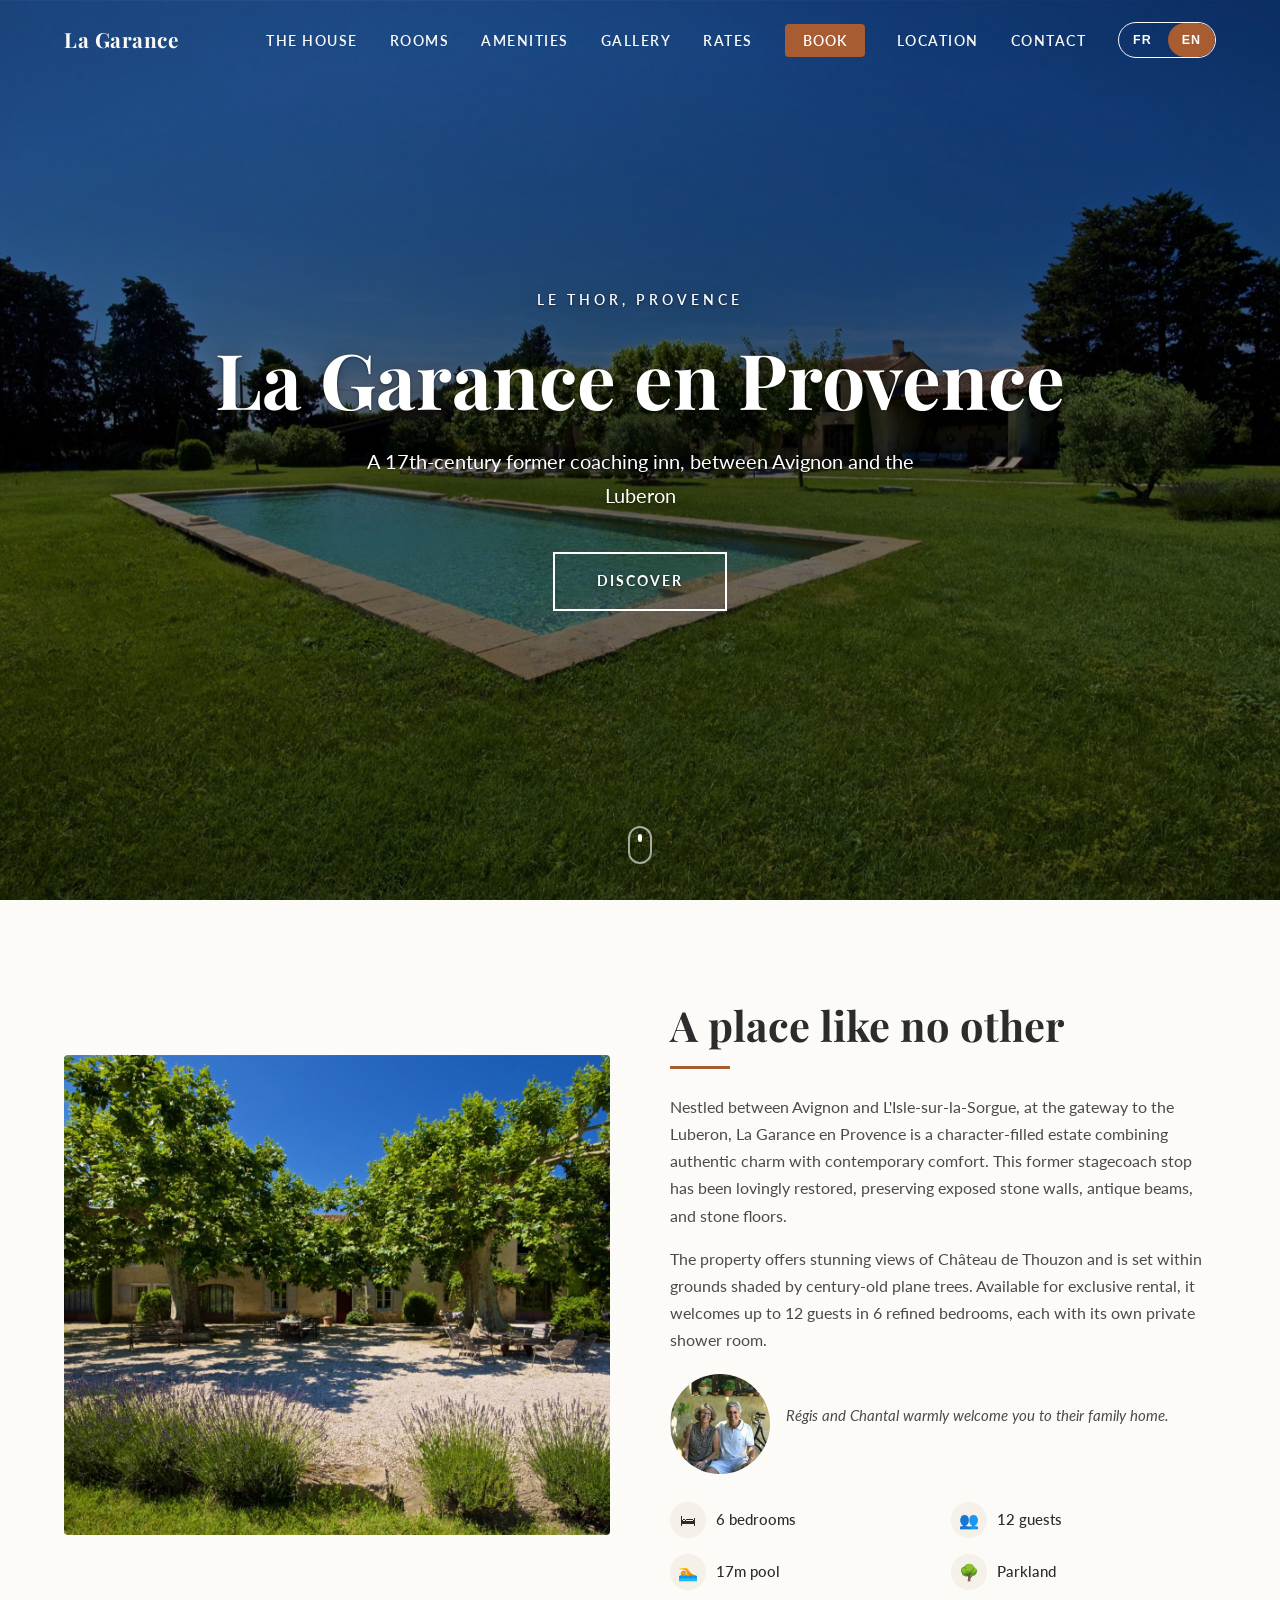
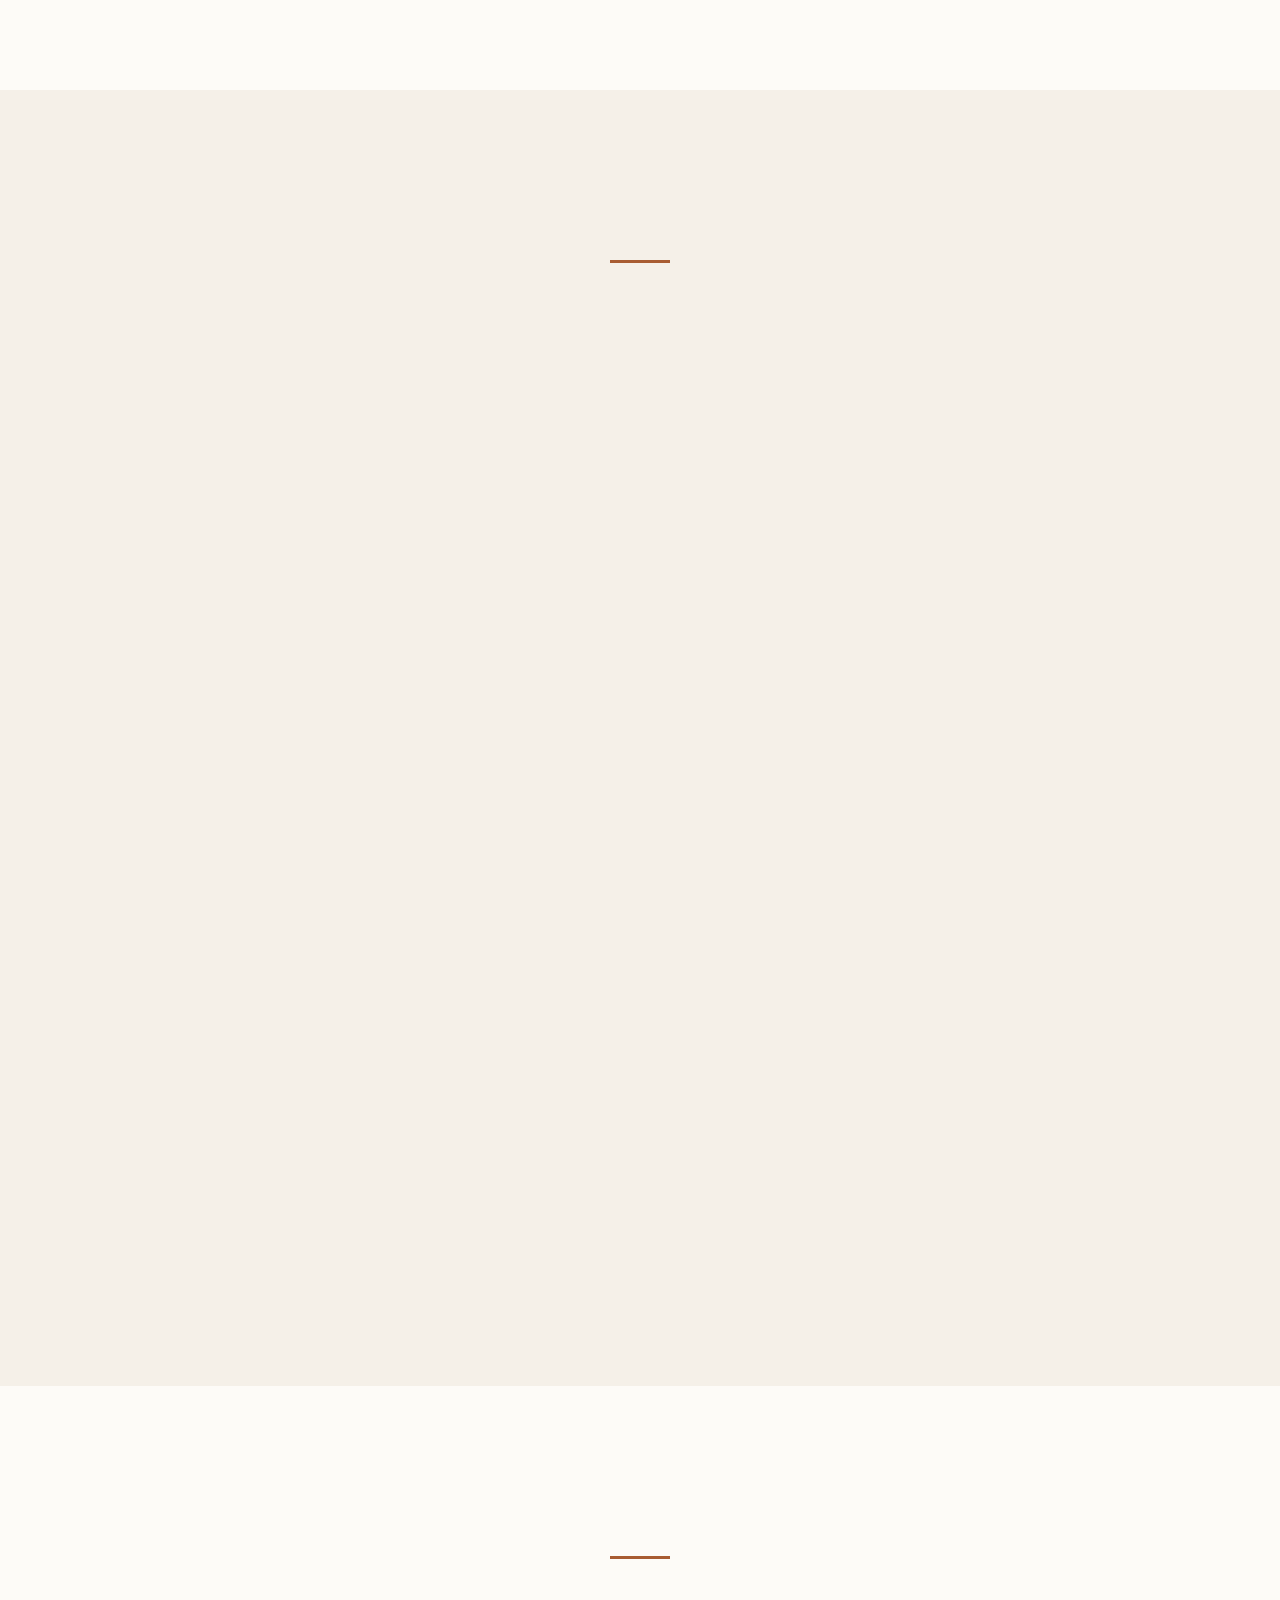
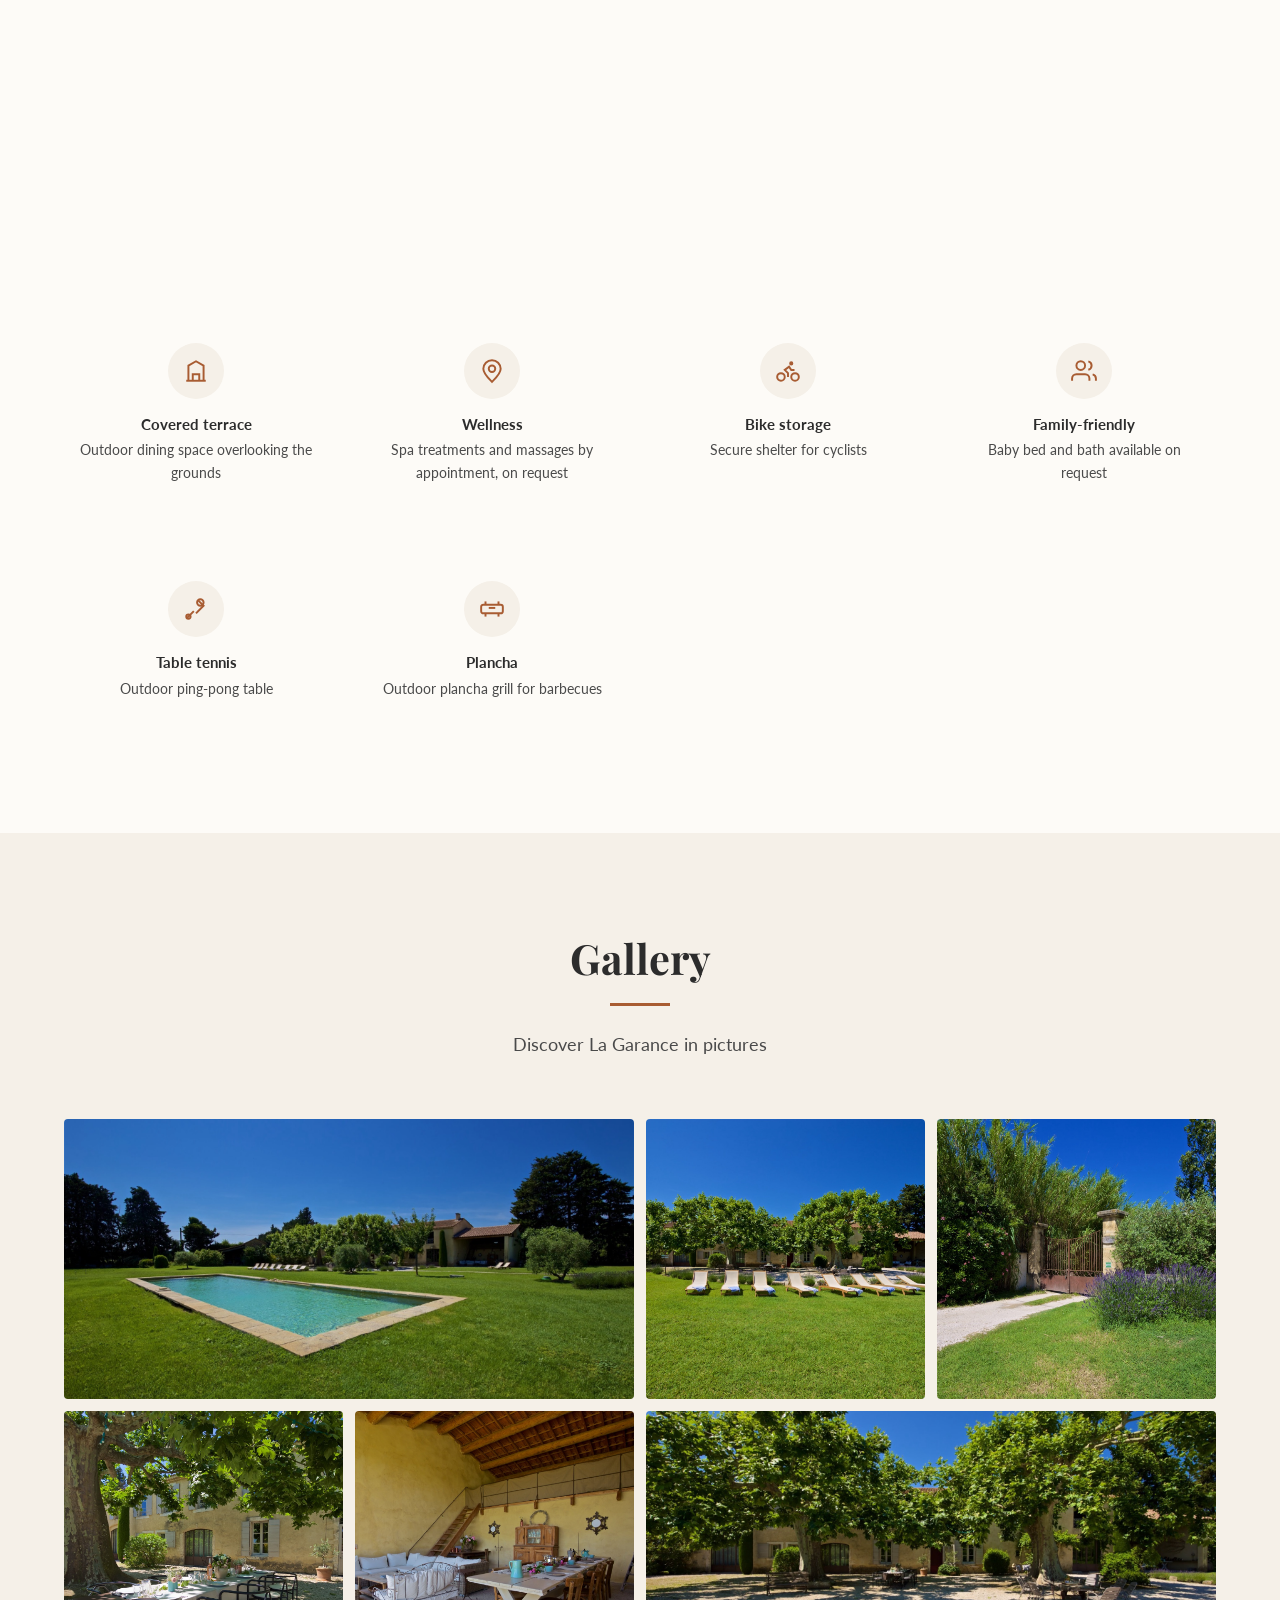
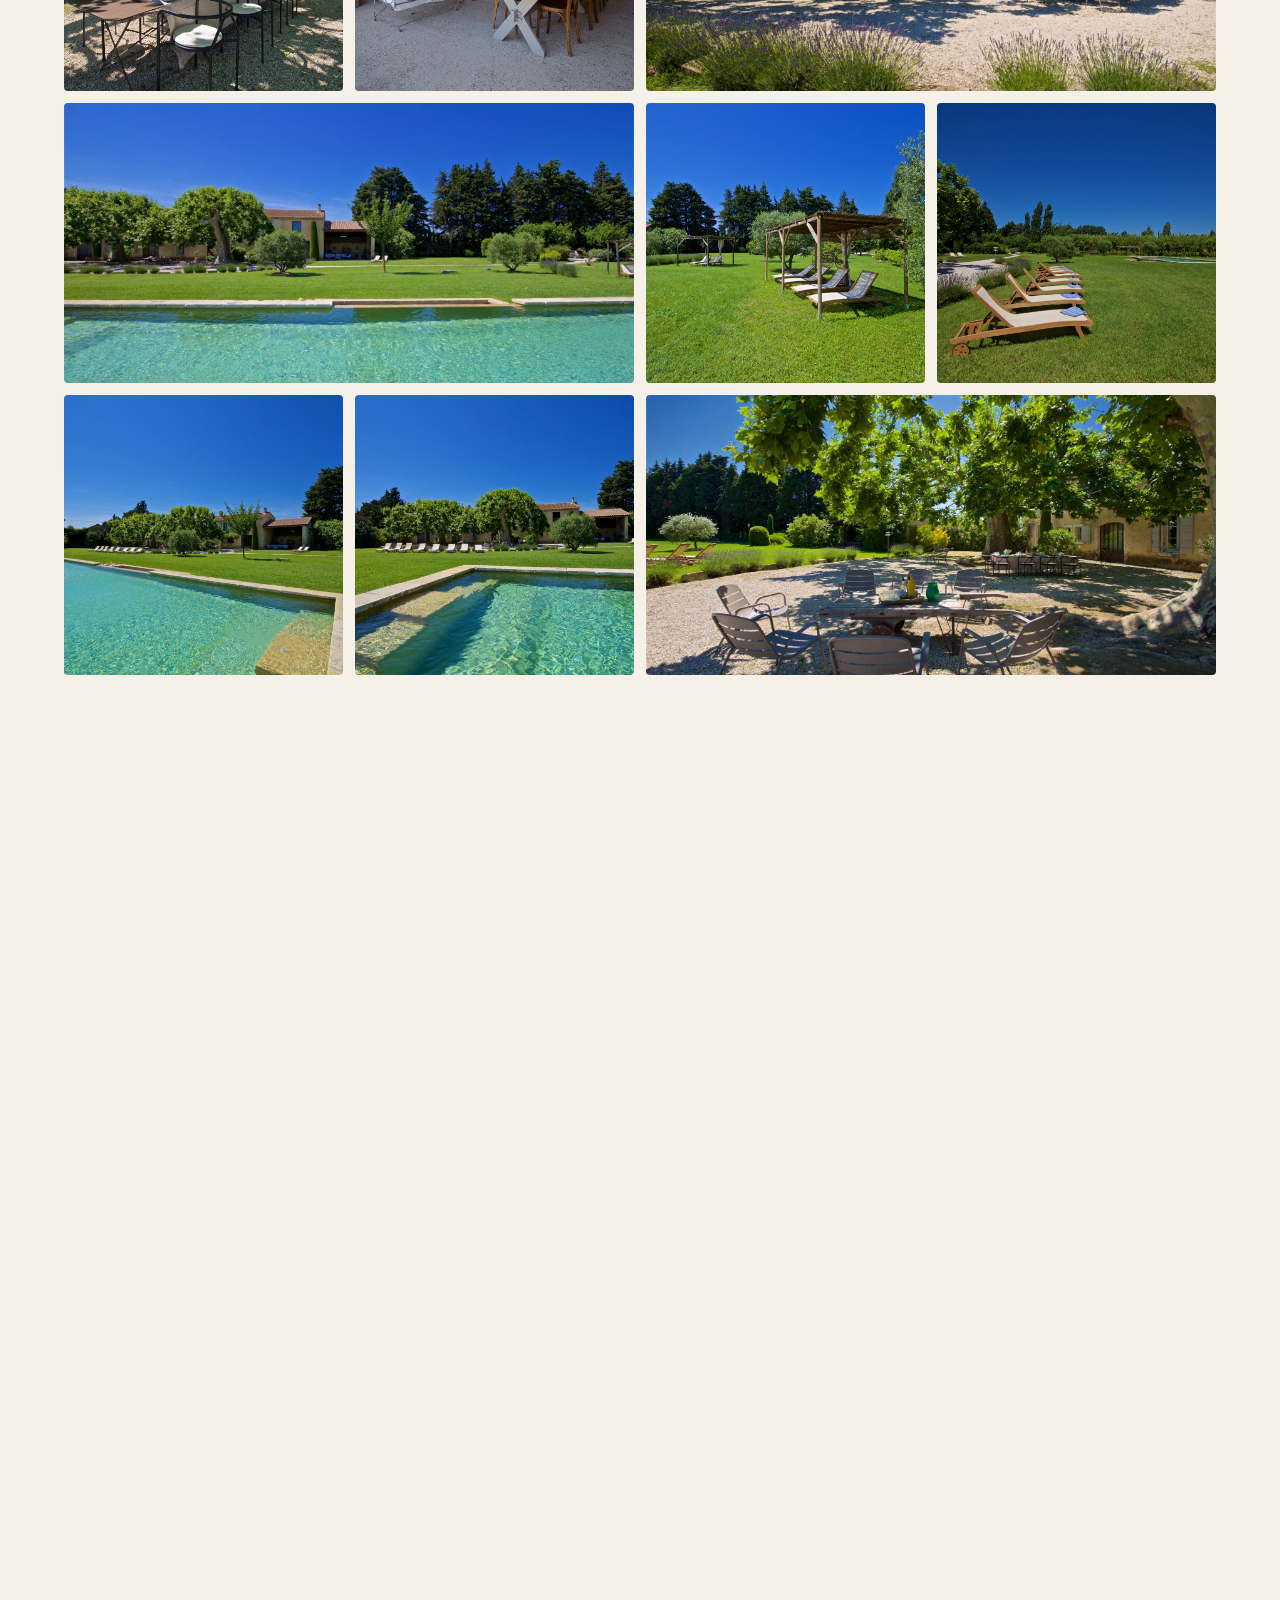
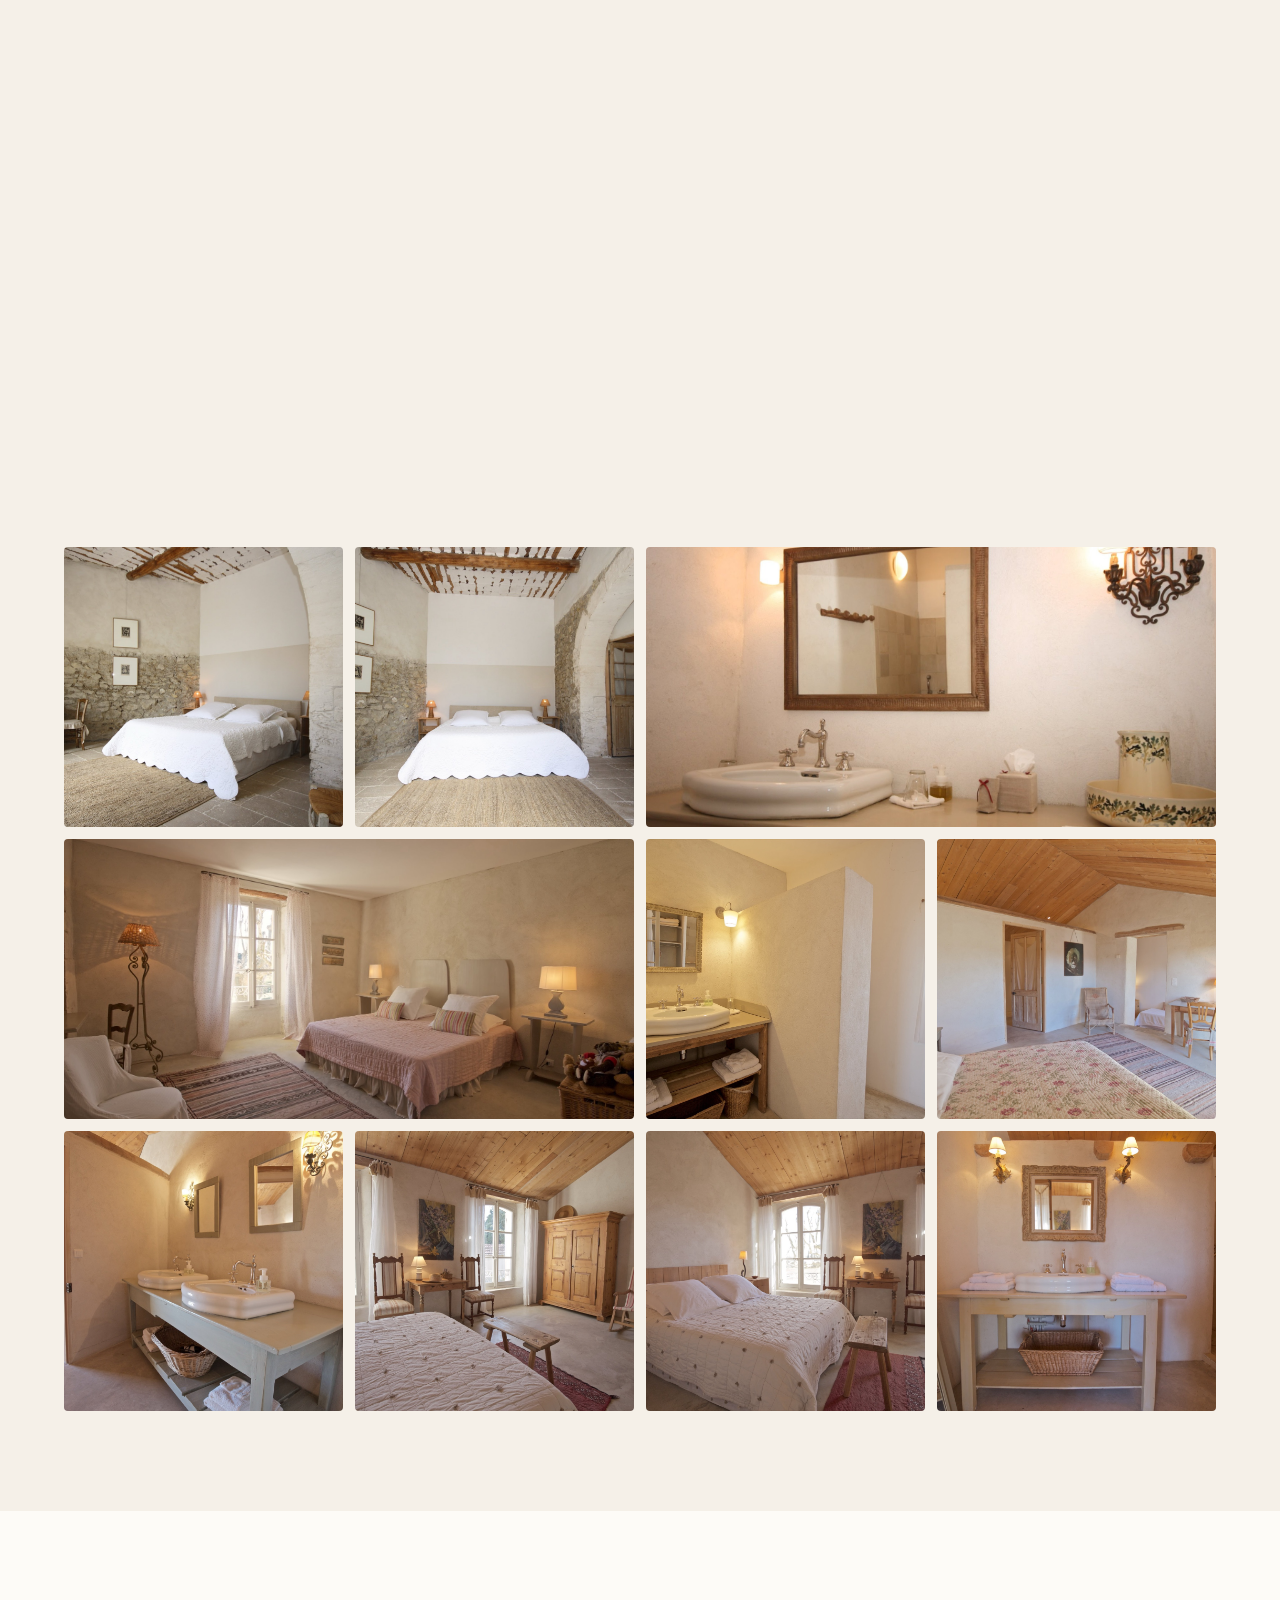
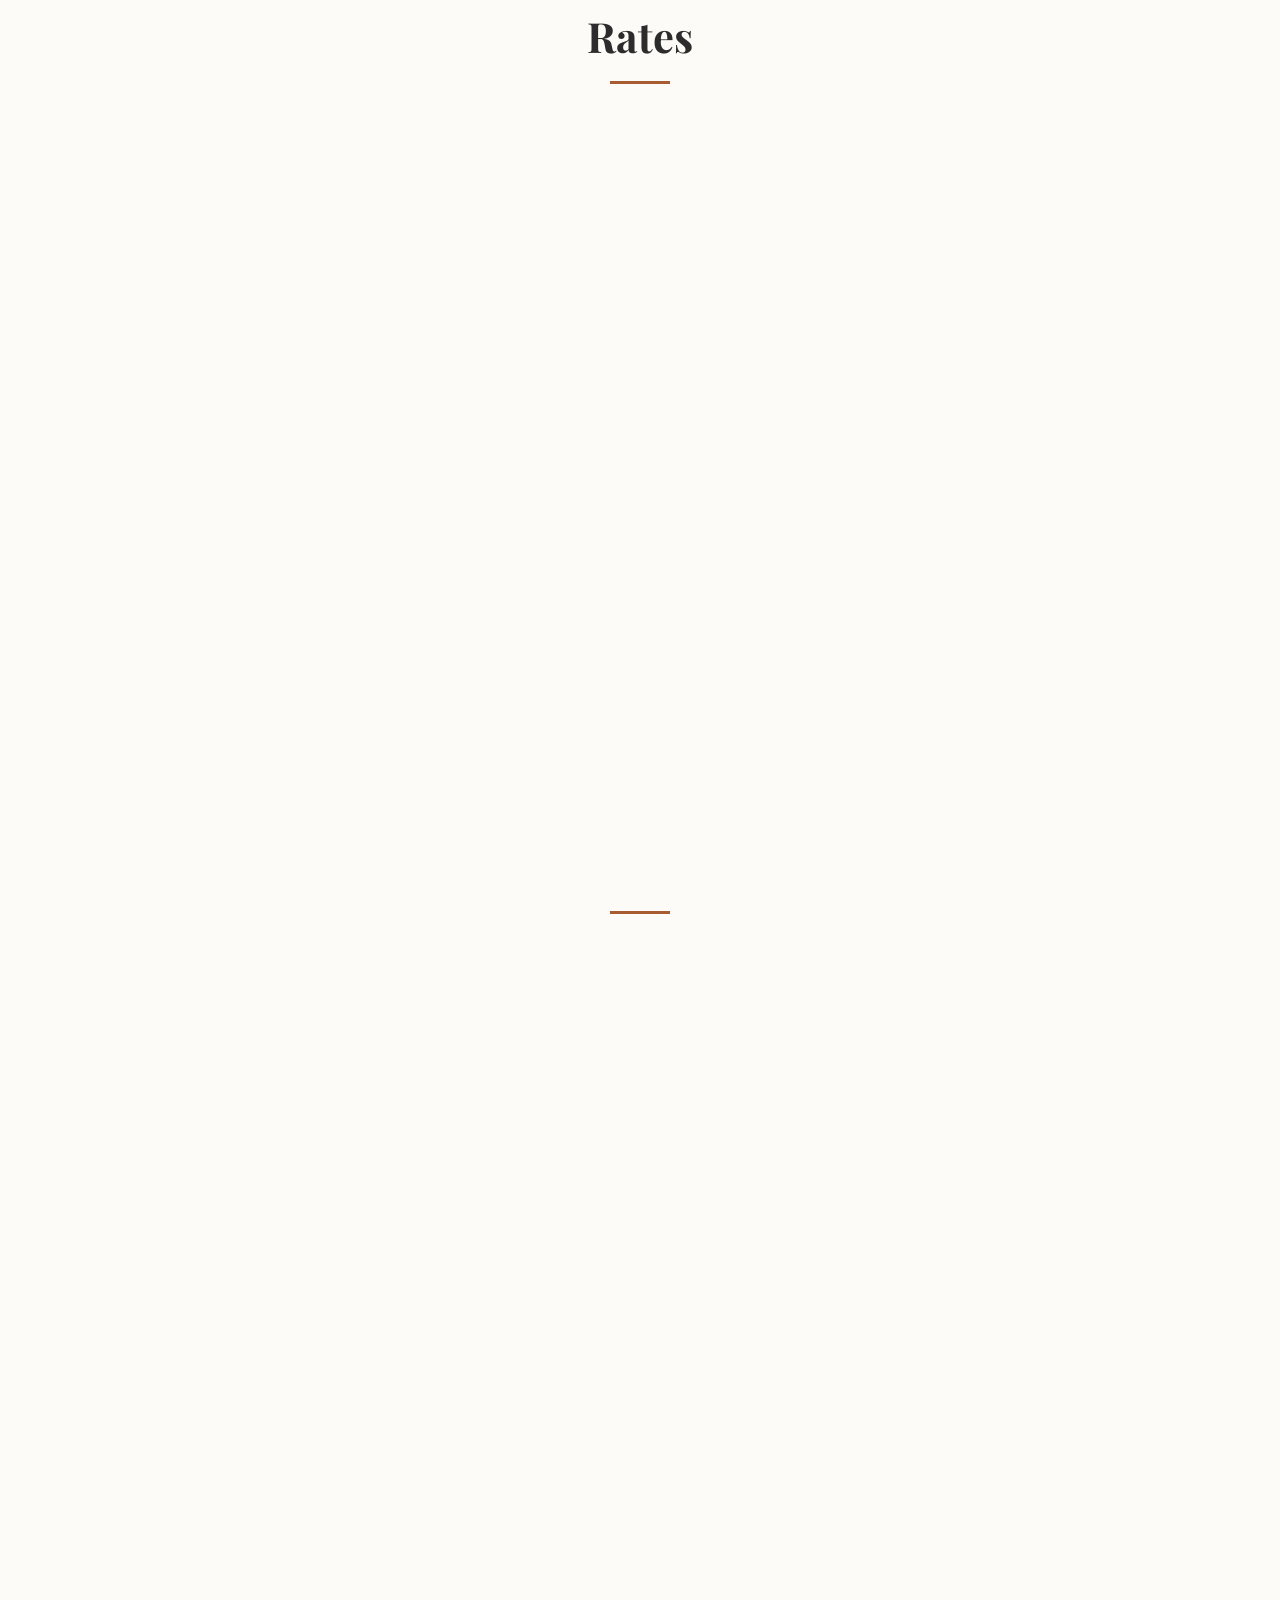
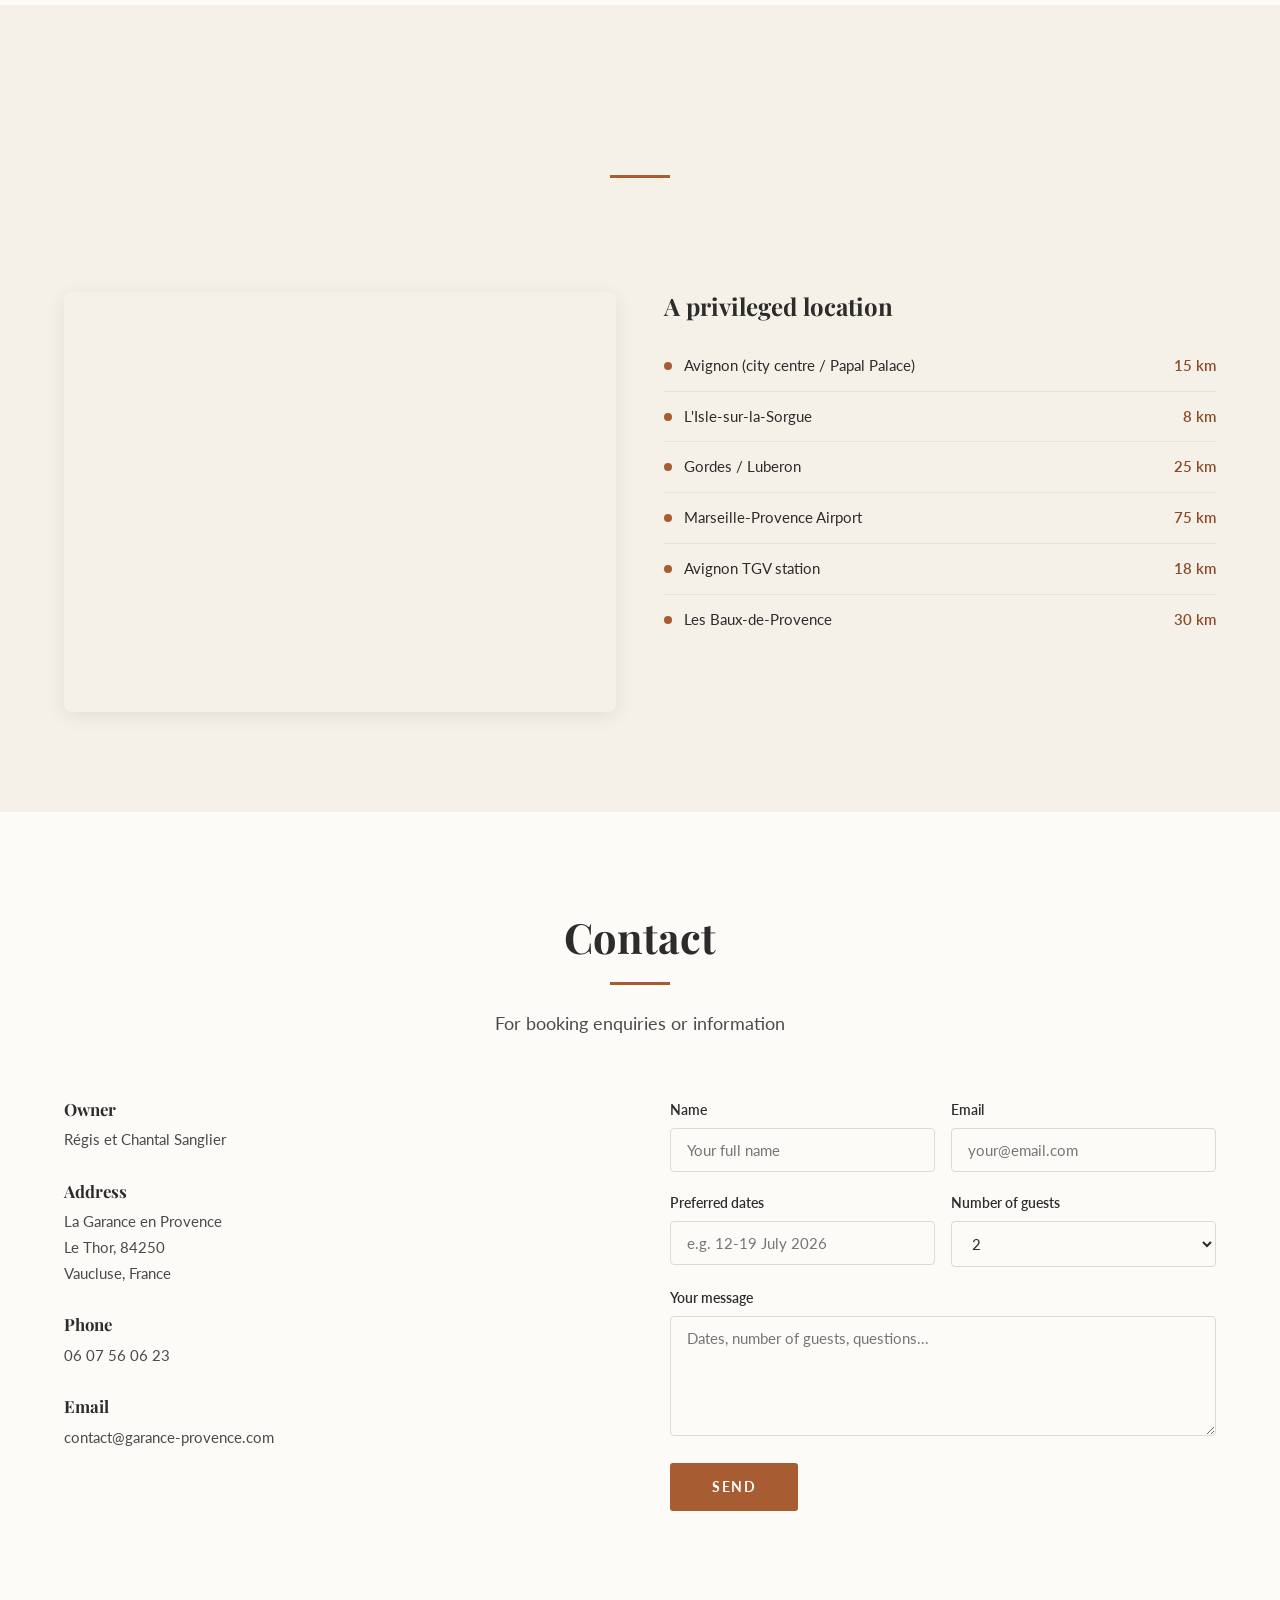
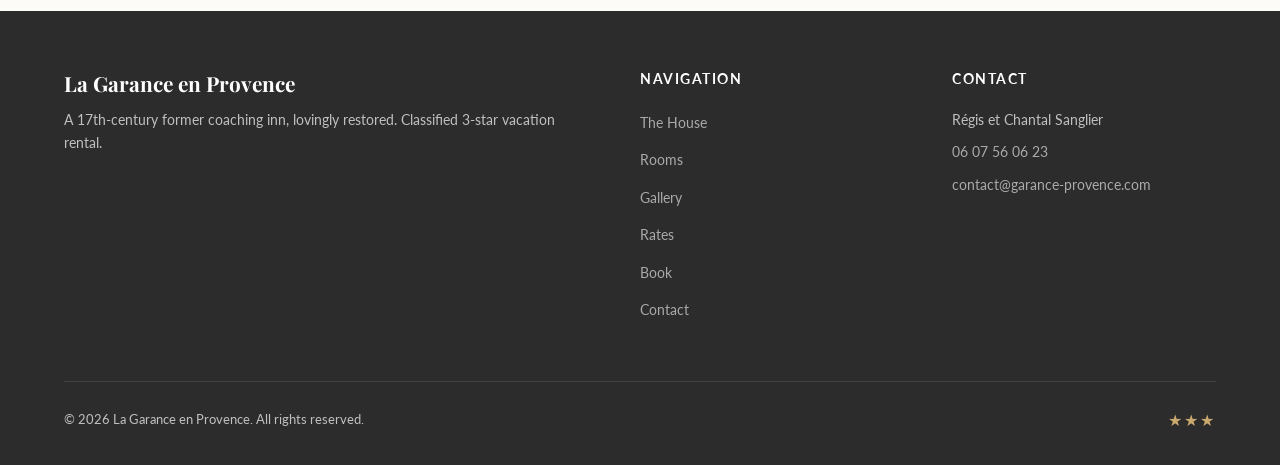
<file: en/index.html>
<!DOCTYPE html>
<html lang="en">
<head>
  <meta charset="UTF-8">
  <meta name="viewport" content="width=device-width, initial-scale=1.0">
  <title>La Garance en Provence — Holiday rental in Le Thor, Provence</title>
  <meta name="description" content="Restored 17th-century coaching inn in Le Thor, between Avignon and the Luberon. 6 bedrooms, 12 guests, pool. Exclusive weekly rental.">
  <meta name="keywords" content="holiday rental provence, le thor, vaucluse, luberon, avignon, swimming pool, character house, exclusive rental">
  <link rel="canonical" href="https://www.garance-provence.com/en/">
  <link rel="alternate" hreflang="fr" href="https://www.garance-provence.com/">
  <link rel="alternate" hreflang="en" href="https://www.garance-provence.com/en/">
  <link rel="alternate" hreflang="x-default" href="https://www.garance-provence.com/">
  <meta property="og:title" content="La Garance en Provence — Holiday rental in Provence">
  <meta property="og:description" content="17th-century former coaching inn, 6 bedrooms, infinity pool, between Avignon and the Luberon.">
  <meta property="og:type" content="website">
  <meta property="og:url" content="https://www.garance-provence.com/en/">
  <meta property="og:image" content="https://www.garance-provence.com/images/og-garance.jpg">
  <meta property="og:locale" content="en_US">
  <meta property="og:locale:alternate" content="fr_FR">
  <meta name="twitter:card" content="summary_large_image">
  <meta name="twitter:title" content="La Garance en Provence — Holiday rental in Provence">
  <meta name="twitter:description" content="17th-century former coaching inn, 6 bedrooms, infinity pool, between Avignon and the Luberon.">
  <meta name="twitter:image" content="https://www.garance-provence.com/images/og-garance.jpg">
  <meta name="geo.region" content="FR-84">
  <meta name="geo.placename" content="Le Thor">

  <!-- Preload hero image -->
  <link rel="preload" as="image" href="/images/piscine-1.jpg">

  <!-- Structured data -->
  <!-- seo:jsonld:start (généré par tools/build_seo.py) -->
  <script type="application/ld+json">
{
  "@context": "https://schema.org",
  "@type": "LodgingBusiness",
  "name": "La Garance en Provence",
  "description": "Restored 17th-century former coaching inn. 6 bedrooms with private shower rooms, 17 m infinity pool, between Avignon and the Luberon.",
  "url": "https://www.garance-provence.com/en/",
  "image": "https://www.garance-provence.com/images/og-garance.jpg",
  "inLanguage": "en",
  "address": {
    "@type": "PostalAddress",
    "streetAddress": "4010 Route de Saint Saturnin d'Avignon",
    "addressLocality": "Le Thor",
    "postalCode": "84250",
    "addressRegion": "Vaucluse",
    "addressCountry": "FR"
  },
  "geo": {
    "@type": "GeoCoordinates",
    "latitude": 43.905,
    "longitude": 4.978
  },
  "telephone": "+33607560623",
  "email": "contact@garance-provence.com",
  "starRating": {
    "@type": "Rating",
    "ratingValue": "3"
  },
  "numberOfRooms": 6,
  "maximumAttendeeCapacity": 12,
  "amenityFeature": [
    {
      "@type": "LocationFeatureSpecification",
      "name": "Infinity pool",
      "value": true
    },
    {
      "@type": "LocationFeatureSpecification",
      "name": "Pétanque",
      "value": true
    },
    {
      "@type": "LocationFeatureSpecification",
      "name": "Free WiFi",
      "value": true
    },
    {
      "@type": "LocationFeatureSpecification",
      "name": "Private parking",
      "value": true
    },
    {
      "@type": "LocationFeatureSpecification",
      "name": "Covered terrace",
      "value": true
    },
    {
      "@type": "LocationFeatureSpecification",
      "name": "Wellness",
      "value": true
    },
    {
      "@type": "LocationFeatureSpecification",
      "name": "Bike storage",
      "value": true
    },
    {
      "@type": "LocationFeatureSpecification",
      "name": "Family-friendly",
      "value": true
    },
    {
      "@type": "LocationFeatureSpecification",
      "name": "Table tennis",
      "value": true
    },
    {
      "@type": "LocationFeatureSpecification",
      "name": "Plancha",
      "value": true
    }
  ],
  "containsPlace": [
    {
      "@type": "HotelRoom",
      "name": "Les Roses",
      "description": "First floor. View over the plane-tree courtyard. Double bed (2 × 90 cm) or 2 separate beds, private Italian-style shower room."
    },
    {
      "@type": "HotelRoom",
      "name": "Les Ocres",
      "description": "First floor. 160 cm bed, private Italian-style shower room."
    },
    {
      "@type": "HotelRoom",
      "name": "Le Pigeonnier",
      "description": "First floor. View over the garden and courtyard. 160 cm bed, private Italian-style shower room."
    },
    {
      "@type": "HotelRoom",
      "name": "La Calade",
      "description": "Garden level. 160 cm bed, private Italian-style shower room."
    },
    {
      "@type": "HotelRoom",
      "name": "La Fenière",
      "description": "First floor. 160 cm bed, private Italian-style shower room."
    },
    {
      "@type": "HotelRoom",
      "name": "Les Pierres",
      "description": "Garden level. Independent access. 160 cm bed, private Italian-style shower room."
    }
  ],
  "checkinTime": "16:00",
  "checkoutTime": "10:00",
  "priceRange": "€6,800 - €8,000 / week",
  "currenciesAccepted": "EUR"
}
  </script>
  <script type="application/ld+json">
{
  "@context": "https://schema.org",
  "@type": "FAQPage",
  "inLanguage": "en",
  "mainEntity": [
    {
      "@type": "Question",
      "name": "How many guests can La Garance accommodate?",
      "acceptedAnswer": {
        "@type": "Answer",
        "text": "La Garance sleeps up to 12 guests in 6 bedrooms, each with a private Italian-style shower room. The property is rented exclusively to a single group."
      }
    },
    {
      "@type": "Question",
      "name": "Where is La Garance en Provence?",
      "acceptedAnswer": {
        "@type": "Answer",
        "text": "In Le Thor (84250), Vaucluse, between Avignon and L'Isle-sur-la-Sorgue, at the gateway to the Luberon. It is a restored 17th-century former coaching inn, classified as a 3-star tourist furnished rental."
      }
    },
    {
      "@type": "Question",
      "name": "How are the six bedrooms arranged?",
      "acceptedAnswer": {
        "@type": "Answer",
        "text": "Les Roses: first floor, double bed (2 × 90 cm) or 2 separate beds, view over the plane-tree courtyard. Les Ocres: first floor, 160 cm bed. Le Pigeonnier: first floor, 160 cm bed, view over the garden and courtyard. La Fenière: first floor, 160 cm bed. La Calade: garden level, 160 cm bed. Les Pierres: garden level with independent access, 160 cm bed."
      }
    },
    {
      "@type": "Question",
      "name": "What are the rates?",
      "acceptedAnswer": {
        "@type": "Answer",
        "text": "Weekly rental of the entire property: €8,000 in high season (July – August), €7,500 in mid season (June and September), €6,800 the rest of the year (October to December). Cleaning fee: €300 per week. Tourist tax not included, payable with the balance."
      }
    },
    {
      "@type": "Question",
      "name": "When is the property available?",
      "acceptedAnswer": {
        "@type": "Answer",
        "text": "The property is not rented from January to May inclusive, nor from 25 September to 31 December 2027. The calendar on the booking page shows the available dates."
      }
    },
    {
      "@type": "Question",
      "name": "What are the check-in and check-out times?",
      "acceptedAnswer": {
        "@type": "Answer",
        "text": "Check-in from 4 pm, check-out before 10 am."
      }
    },
    {
      "@type": "Question",
      "name": "What amenities are offered?",
      "acceptedAnswer": {
        "@type": "Answer",
        "text": "17-metre infinity pool, free WiFi, private parking with electric vehicle charging point, covered terrace, pétanque court, table tennis, plancha, bike storage, baby cot and bathtub on request, wellness treatments and massages by appointment."
      }
    },
    {
      "@type": "Question",
      "name": "How do I book?",
      "acceptedAnswer": {
        "@type": "Answer",
        "text": "Choose your dates on the booking page calendar and send your request. Régis will contact you within 24 hours to confirm availability and payment details. A request is not a confirmed booking."
      }
    }
  ]
}
  </script>
  <!-- seo:jsonld:end -->

  <!-- Fonts -->
  <link rel="preconnect" href="https://fonts.googleapis.com">
  <link rel="preconnect" href="https://fonts.gstatic.com" crossorigin>
  <link href="https://fonts.googleapis.com/css2?family=Playfair+Display:ital,wght@0,400;0,700;1,400&family=Lato:wght@300;400;700&display=swap" rel="stylesheet">

  <!-- Favicon (terracotta colored) -->
  <link rel="icon" href="data:image/svg+xml,<svg xmlns='http://www.w3.org/2000/svg' viewBox='0 0 100 100'><text y='.9em' font-size='90'>🏡</text></svg>">

  <link rel="stylesheet" href="/styles.css?v=2">
</head>
<body>

  <!-- ============== HEADER ============== -->
  <header class="site-header">
    <nav class="nav-inner">
      <a href="#hero" class="nav-logo">La Garance</a>
      <ul class="nav-links">
        <li><a href="#about" data-i18n="nav_about">The House</a></li>
        <li><a href="#rooms" data-i18n="nav_rooms">Rooms</a></li>
        <li><a href="#amenities" data-i18n="nav_amenities">Amenities</a></li>
        <li><a href="#gallery" data-i18n="nav_gallery">Gallery</a></li>
        <li><a href="#pricing" data-i18n="nav_pricing">Rates</a></li>
        <li><a href="/booking.html" class="nav-book-btn" data-i18n="nav_booking">Book</a></li>
        <li><a href="#location" data-i18n="nav_location">Location</a></li>
        <li><a href="#contact" data-i18n="nav_contact">Contact</a></li>
        <li>
          <div class="lang-toggle">
            <button class="lang-btn active" data-lang="fr">FR</button>
            <button class="lang-btn" data-lang="en">EN</button>
          </div>
        </li>
      </ul>
      <button class="nav-hamburger" aria-label="Menu">
        <span></span><span></span><span></span>
      </button>
    </nav>
  </header>

  <!-- ============== HERO ============== -->
  <section id="hero" class="hero">
    <div class="hero-bg"></div>
    <div class="hero-content">
      <p class="hero-tag" data-i18n="hero_tag">Le Thor, Provence</p>
      <h1 data-i18n="hero_title">La Garance en Provence</h1>
      <p class="hero-sub" data-i18n="hero_sub">A 17th-century former coaching inn, between Avignon and the Luberon</p>
      <a href="#about" class="hero-cta" data-i18n="hero_cta">Discover</a>
    </div>
    <div class="scroll-indicator"><span></span></div>
  </section>

  <!-- ============== ABOUT ============== -->
  <section id="about" class="about">
    <div class="container">
      <div class="about-grid">
        <div class="about-image reveal">
          <img width="1600" height="1066" loading="lazy" src="/images/cour-platanes.jpg"
               alt="La Garance en Provence — cour intérieure avec platanes centenaires et lavande">
        </div>
        <div class="about-text reveal">
          <h2 data-i18n="about_title">A place like no other</h2>
          <hr class="section-divider">
          <p data-i18n="about_p1">Nestled between Avignon and L'Isle-sur-la-Sorgue, at the gateway to the Luberon, La Garance en Provence is a character-filled estate combining authentic charm with contemporary comfort. This former stagecoach stop has been lovingly restored, preserving exposed stone walls, antique beams, and stone floors.</p>
          <p data-i18n="about_p2">The property offers stunning views of Château de Thouzon and is set within grounds shaded by century-old plane trees. Available for exclusive rental, it welcomes up to 12 guests in 6 refined bedrooms, each with its own private shower room.</p>
          <div class="about-owners" style="display:flex;align-items:center;gap:16px;margin:20px 0;">
            <img width="1200" height="1374" loading="lazy" src="/images/anciennes-photos/garance_12.jpg" alt="Régis et Chantal" style="width:100px;height:100px;border-radius:50%;object-fit:cover;">
            <p style="font-style:italic;color:var(--charcoal-lt);font-size:0.95rem;" data-i18n="about_owners">Régis and Chantal warmly welcome you to their family home.</p>
          </div>
          <div class="about-features">
            <div class="about-feature">
              <div class="icon">🛏</div>
              <span data-i18n="about_f1">6 bedrooms</span>
            </div>
            <div class="about-feature">
              <div class="icon">👥</div>
              <span data-i18n="about_f2">12 guests</span>
            </div>
            <div class="about-feature">
              <div class="icon">🏊</div>
              <span data-i18n="about_f3">17m pool</span>
            </div>
            <div class="about-feature">
              <div class="icon">🌳</div>
              <span data-i18n="about_f4">Parkland</span>
            </div>
          </div>
        </div>
      </div>
    </div>
  </section>

  <!-- ============== ROOMS ============== -->
  <section id="rooms" class="rooms">
    <div class="container">
      <h2 class="section-title reveal" data-i18n="rooms_title">The Rooms</h2>
      <hr class="section-divider">
      <p class="section-subtitle reveal" data-i18n="rooms_sub">Six character-filled bedrooms, all south-facing, with private Italian-style shower rooms</p>
      <div class="rooms-grid">
        <!-- Room 1 -->
        <div class="room-card reveal">
          <div class="room-card-img room-carousel">
            <div class="room-carousel-track">
              <img width="1600" height="1067" loading="lazy" src="/images/chambre-roses.jpg" alt="Chambre Les Roses">
              <img width="1600" height="1067" loading="lazy" src="/images/chambre-roses-salle-de-douche.jpg" alt="Salle de douche de la chambre Les Roses">
            </div>
          </div>
          <div class="room-card-body">
            <h3 data-i18n="room1_title">Les Roses</h3>
            <div class="room-tags">
              <span class="room-tag" data-i18n="room1_tag1">First floor</span>
              <span class="room-tag" data-i18n="room1_tag2">View over the plane-tree courtyard</span>
            </div>
            <p data-i18n="room1_desc">Double bed (2 × 90 cm) or 2 separate beds, private Italian-style shower room.</p>
          </div>
        </div>
        <!-- Room 2 -->
        <div class="room-card reveal">
          <div class="room-card-img room-carousel">
            <div class="room-carousel-track">
              <img width="1600" height="1066" loading="lazy" src="/images/chambre-ocres.jpg" alt="Chambre Les Ocres">
              <img width="1600" height="1067" loading="lazy" src="/images/chambre-ocres-salle-de-douche.jpg" alt="Salle de douche de la chambre Les Ocres">
            </div>
          </div>
          <div class="room-card-body">
            <h3 data-i18n="room2_title">Les Ocres</h3>
            <div class="room-tags">
              <span class="room-tag" data-i18n="room2_tag1">First floor</span>
            </div>
            <p data-i18n="room2_desc">160 cm bed, private Italian-style shower room.</p>
          </div>
        </div>
        <!-- Room 3 -->
        <div class="room-card reveal">
          <div class="room-card-img room-carousel">
            <div class="room-carousel-track">
              <img width="1600" height="1067" loading="lazy" src="/images/chambre-pigeonnier-1.jpg" alt="Chambre Le Pigeonnier">
              <img width="1600" height="1067" loading="lazy" src="/images/chambre-pigeonnier-2.jpg" alt="Chambre Le Pigeonnier, autre vue">
              <img width="1600" height="1066" loading="lazy" src="/images/chambre-pigeonnier-salle-de-douche.jpg" alt="Salle de douche de la chambre Le Pigeonnier">
            </div>
          </div>
          <div class="room-card-body">
            <h3 data-i18n="room3_title">Le Pigeonnier</h3>
            <div class="room-tags">
              <span class="room-tag" data-i18n="room3_tag1">First floor</span>
              <span class="room-tag" data-i18n="room3_tag2">View over the garden and courtyard</span>
            </div>
            <p data-i18n="room3_desc">160 cm bed, private Italian-style shower room.</p>
          </div>
        </div>
        <!-- Room 4 -->
        <div class="room-card reveal">
          <div class="room-card-img">
            <div class="room-carousel-track">
              <img width="1200" height="740" loading="lazy" src="/images/chambre-calade.jpg" alt="Chambre La Calade">
            </div>
          </div>
          <div class="room-card-body">
            <h3 data-i18n="room4_title">La Calade</h3>
            <div class="room-tags">
              <span class="room-tag" data-i18n="room4_tag1">Garden level</span>
            </div>
            <p data-i18n="room4_desc">160 cm bed, private Italian-style shower room.</p>
          </div>
        </div>
        <!-- Room 5 -->
        <div class="room-card reveal">
          <div class="room-card-img room-carousel">
            <div class="room-carousel-track">
              <img width="1600" height="1066" loading="lazy" src="/images/chambre-feniere.jpg" alt="Chambre La Fenière">
              <img width="1600" height="1066" loading="lazy" src="/images/chambre-feniere-salle-de-douche.jpg" alt="Salle de douche de la chambre La Fenière">
            </div>
          </div>
          <div class="room-card-body">
            <h3 data-i18n="room5_title">La Fenière</h3>
            <div class="room-tags">
              <span class="room-tag" data-i18n="room5_tag1">First floor</span>
            </div>
            <p data-i18n="room5_desc">160 cm bed, private Italian-style shower room.</p>
          </div>
        </div>
        <!-- Room 6 -->
        <div class="room-card reveal">
          <div class="room-card-img room-carousel">
            <div class="room-carousel-track">
              <img width="1600" height="1066" loading="lazy" src="/images/chambre-pierres-1.jpg" alt="Chambre Les Pierres">
              <img width="1600" height="1066" loading="lazy" src="/images/chambre-pierres-2.jpg" alt="Chambre Les Pierres, autre vue">
              <img width="1600" height="1066" loading="lazy" src="/images/chambre-pierres-salle-de-douche.jpg" alt="Salle de douche de la chambre Les Pierres">
            </div>
          </div>
          <div class="room-card-body">
            <h3 data-i18n="room6_title">Les Pierres</h3>
            <div class="room-tags">
              <span class="room-tag" data-i18n="room6_tag1">Garden level</span>
              <span class="room-tag" data-i18n="room6_tag2">Independent access</span>
            </div>
            <p data-i18n="room6_desc">160 cm bed, private Italian-style shower room.</p>
          </div>
        </div>
      </div>
    </div>
  </section>

  <!-- ============== AMENITIES ============== -->
  <section id="amenities" class="amenities">
    <div class="container">
      <h2 class="section-title reveal" data-i18n="amen_title">Amenities & Services</h2>
      <hr class="section-divider">
      <p class="section-subtitle reveal" data-i18n="amen_sub">Everything you need for an unforgettable stay in Provence</p>
      <div class="amenities-grid">
        <!-- Pool -->
        <div class="amenity-item reveal">
          <div class="amenity-icon">
            <svg viewBox="0 0 24 24"><path d="M2 20c2-1 4-1 6 0s4 1 6 0 4-1 6 0"/><path d="M2 16c2-1 4-1 6 0s4 1 6 0 4-1 6 0"/><rect x="6" y="4" width="12" height="10" rx="1"/></svg>
          </div>
          <h3 data-i18n="amen1_title">Infinity pool</h3>
          <p data-i18n="amen1_desc">17-metre pool set within lush greenery</p>
        </div>
        <!-- Petanque -->
        <div class="amenity-item reveal">
          <div class="amenity-icon">
            <svg viewBox="0 0 24 24"><circle cx="12" cy="12" r="9"/><circle cx="12" cy="12" r="3"/><circle cx="12" cy="12" r="1"/></svg>
          </div>
          <h3 data-i18n="amen2_title">Pétanque</h3>
          <p data-i18n="amen2_desc">Shaded court beneath century-old plane trees</p>
        </div>
        <!-- WiFi -->
        <div class="amenity-item reveal">
          <div class="amenity-icon">
            <svg viewBox="0 0 24 24"><path d="M5 12.55a11 11 0 0 1 14.08 0"/><path d="M1.42 9a16 16 0 0 1 21.16 0"/><path d="M8.53 16.11a6 6 0 0 1 6.95 0"/><circle cx="12" cy="20" r="1"/></svg>
          </div>
          <h3 data-i18n="amen3_title">Free WiFi</h3>
          <p data-i18n="amen3_desc">High-speed connection throughout the property</p>
        </div>
        <!-- Parking -->
        <div class="amenity-item reveal">
          <div class="amenity-icon">
            <svg viewBox="0 0 24 24"><rect x="3" y="3" width="18" height="18" rx="2"/><path d="M9 17V7h4a3 3 0 0 1 0 6H9"/></svg>
          </div>
          <h3 data-i18n="amen4_title">Private parking</h3>
          <p data-i18n="amen4_desc">Secure parking with EV charging station</p>
        </div>
        <!-- Terrace -->
        <div class="amenity-item reveal">
          <div class="amenity-icon">
            <svg viewBox="0 0 24 24"><path d="M3 21h18"/><path d="M5 21V7l7-4 7 4v14"/><path d="M9 21v-6h6v6"/></svg>
          </div>
          <h3 data-i18n="amen5_title">Covered terrace</h3>
          <p data-i18n="amen5_desc">Outdoor dining space overlooking the grounds</p>
        </div>
        <!-- Wellness -->
        <div class="amenity-item reveal">
          <div class="amenity-icon">
            <svg viewBox="0 0 24 24"><path d="M12 22c4-4 8-7.5 8-12a8 8 0 1 0-16 0c0 4.5 4 8 8 12z"/><circle cx="12" cy="10" r="3"/></svg>
          </div>
          <h3 data-i18n="amen6_title">Wellness</h3>
          <p data-i18n="amen6_desc">Spa treatments and massages by appointment, on request</p>
        </div>
        <!-- Bikes -->
        <div class="amenity-item reveal">
          <div class="amenity-icon">
            <svg viewBox="0 0 24 24"><circle cx="5.5" cy="17.5" r="3.5"/><circle cx="18.5" cy="17.5" r="3.5"/><path d="M15 6a1 1 0 1 0 0-2 1 1 0 0 0 0 2z"/><path d="M12 17.5V14l-3-3 4-3 2 3h3"/></svg>
          </div>
          <h3 data-i18n="amen7_title">Bike storage</h3>
          <p data-i18n="amen7_desc">Secure shelter for cyclists</p>
        </div>
        <!-- Family -->
        <div class="amenity-item reveal">
          <div class="amenity-icon">
            <svg viewBox="0 0 24 24"><path d="M17 21v-2a4 4 0 0 0-4-4H5a4 4 0 0 0-4 4v2"/><circle cx="9" cy="7" r="4"/><path d="M23 21v-2a4 4 0 0 0-3-3.87"/><path d="M16 3.13a4 4 0 0 1 0 7.75"/></svg>
          </div>
          <h3 data-i18n="amen8_title">Family-friendly</h3>
          <p data-i18n="amen8_desc">Baby bed and bath available on request</p>
        </div>
        <!-- Ping Pong -->
        <div class="amenity-item reveal">
          <div class="amenity-icon">
            <svg viewBox="0 0 24 24"><circle cx="16" cy="6" r="3"/><path d="M3 21l7-7"/><circle cx="5" cy="19" r="2"/><path d="M14 4l5 5-7 7"/></svg>
          </div>
          <h3 data-i18n="amen9_title">Table tennis</h3>
          <p data-i18n="amen9_desc">Outdoor ping-pong table</p>
        </div>
        <!-- Plancha -->
        <div class="amenity-item reveal">
          <div class="amenity-icon">
            <svg viewBox="0 0 24 24"><rect x="2" y="8" width="20" height="8" rx="2"/><path d="M6 8V5"/><path d="M18 8V5"/><path d="M6 16v3"/><path d="M18 16v3"/><path d="M9 11h6"/></svg>
          </div>
          <h3 data-i18n="amen10_title">Plancha</h3>
          <p data-i18n="amen10_desc">Outdoor plancha grill for barbecues</p>
        </div>
      </div>
    </div>
  </section>

  <!-- ============== GALLERY ============== -->
  <section id="gallery" class="gallery">
    <div class="container">
      <h2 class="section-title reveal" data-i18n="gallery_title">Gallery</h2>
      <hr class="section-divider">
      <p class="section-subtitle reveal" data-i18n="gallery_sub">Discover La Garance in pictures</p>
      <div class="gallery-grid">
        <div class="gallery-item wide reveal">
          <img width="1600" height="1066" loading="lazy" src="/images/piscine-1.jpg" alt="Piscine en pierre et jardin, vue sur le mas">
        </div>
        <div class="gallery-item reveal">
          <img width="1600" height="1066" loading="lazy" src="/images/vue-exterieure-maison.jpg" alt="Façade du mas et transats sous les platanes">
        </div>
        <div class="gallery-item reveal">
          <img width="1600" height="1066" loading="lazy" src="/images/entree-portail.jpg" alt="Portail d'entrée bordé de lavande et de lauriers-roses">
        </div>
        <div class="gallery-item reveal">
          <img width="1600" height="1067" loading="lazy" src="/images/sous-les-platanes-1.jpg" alt="Déjeuner sous les platanes">
        </div>
        <div class="gallery-item reveal">
          <img width="1600" height="1066" loading="lazy" src="/images/salon-exterieur-1.jpg" alt="Salon extérieur sous la terrasse couverte">
        </div>
        <div class="gallery-item wide reveal">
          <img width="1600" height="1066" loading="lazy" src="/images/cour-platanes.jpg" alt="Cour intérieure avec platanes centenaires">
        </div>
        <div class="gallery-item wide reveal">
          <img width="1600" height="1066" loading="lazy" src="/images/piscine-2.jpg" alt="Piscine au milieu du parc">
        </div>
        <div class="gallery-item reveal">
          <img width="1600" height="1066" loading="lazy" src="/images/autour-piscine-1.jpg" alt="Autour de la piscine, transats et pelouse">
        </div>
        <div class="gallery-item reveal">
          <img width="1600" height="1066" loading="lazy" src="/images/autour-piscine-2.jpg" alt="Détente au bord de la piscine">
        </div>
        <div class="gallery-item reveal">
          <img width="1600" height="1066" loading="lazy" src="/images/piscine-3.jpg" alt="Piscine et jardin ensoleillé">
        </div>
        <div class="gallery-item reveal">
          <img width="1600" height="1066" loading="lazy" src="/images/piscine-4.jpg" alt="Piscine et mas en arrière-plan">
        </div>
        <div class="gallery-item wide reveal">
          <img width="1600" height="1067" loading="lazy" src="/images/sous-les-platanes-2.jpg" alt="Table dressée sous les platanes">
        </div>
        <div class="gallery-item wide reveal">
          <img width="1600" height="1066" loading="lazy" src="/images/sous-les-platanes-3.jpg" alt="Coin repas sous les platanes">
        </div>
        <div class="gallery-item reveal">
          <img width="1600" height="1067" loading="lazy" src="/images/sous-les-platanes-4.jpg" alt="Ombre fraîche sous les platanes">
        </div>
        <div class="gallery-item reveal">
          <img width="1600" height="1067" loading="lazy" src="/images/salon-exterieur-2.jpg" alt="Salon extérieur et canapés">
        </div>
        <div class="gallery-item reveal">
          <img width="1600" height="1066" loading="lazy" src="/images/salon-exterieur-3.jpg" alt="Terrasse couverte et salon extérieur">
        </div>
        <div class="gallery-item reveal">
          <img width="1600" height="1066" loading="lazy" src="/images/salon-salle-a-manger-exterieur.jpg" alt="Salle à manger extérieure couverte">
        </div>
        <div class="gallery-item wide reveal">
          <img width="1600" height="1066" loading="lazy" src="/images/salon-blanc-1.jpg" alt="Salon avec cheminée en briques et poutres apparentes">
        </div>
        <div class="gallery-item wide reveal">
          <img width="1600" height="1067" loading="lazy" src="/images/salon-blanc-2.jpg" alt="Salon blanc, fauteuils et cheminée">
        </div>
        <div class="gallery-item reveal">
          <img width="1600" height="1067" loading="lazy" src="/images/salon-bureau.jpg" alt="Coin bureau du salon">
        </div>
        <div class="gallery-item reveal">
          <img width="1600" height="1067" loading="lazy" src="/images/salon-entree.jpg" alt="Salon près de l'entrée">
        </div>
        <div class="gallery-item reveal">
          <img width="1600" height="1067" loading="lazy" src="/images/escalier.jpg" alt="Escalier en pierre">
        </div>
        <div class="gallery-item reveal">
          <img width="1600" height="1067" loading="lazy" src="/images/cuisine-1.jpg" alt="Cuisine du mas">
        </div>
        <div class="gallery-item wide reveal">
          <img width="1600" height="1067" loading="lazy" src="/images/cuisine-2.jpg" alt="Cuisine équipée">
        </div>
        <div class="gallery-item wide reveal">
          <img width="1600" height="1067" loading="lazy" src="/images/cuisine-salle-a-manger.jpg" alt="Cuisine et salle à manger">
        </div>
        <div class="gallery-item reveal">
          <img width="1600" height="1067" loading="lazy" src="/images/chambre-ocres-salle-de-douche.jpg" alt="Salle de douche de la chambre Les Ocres">
        </div>
        <div class="gallery-item reveal">
          <img width="1600" height="1066" loading="lazy" src="/images/chambre-ocres.jpg" alt="Chambre Les Ocres">
        </div>
        <div class="gallery-item reveal">
          <img width="1600" height="1066" loading="lazy" src="/images/chambre-pierres-1.jpg" alt="Chambre Les Pierres">
        </div>
        <div class="gallery-item reveal">
          <img width="1600" height="1066" loading="lazy" src="/images/chambre-pierres-2.jpg" alt="Chambre Les Pierres, autre vue">
        </div>
        <div class="gallery-item wide reveal">
          <img width="1600" height="1066" loading="lazy" src="/images/chambre-pierres-salle-de-douche.jpg" alt="Salle de douche de la chambre Les Pierres">
        </div>
        <div class="gallery-item wide reveal">
          <img width="1600" height="1067" loading="lazy" src="/images/chambre-roses.jpg" alt="Chambre Les Roses">
        </div>
        <div class="gallery-item reveal">
          <img width="1600" height="1067" loading="lazy" src="/images/chambre-roses-salle-de-douche.jpg" alt="Salle de douche de la chambre Les Roses">
        </div>
        <div class="gallery-item reveal">
          <img width="1600" height="1066" loading="lazy" src="/images/chambre-feniere.jpg" alt="Chambre La Fenière">
        </div>
        <div class="gallery-item reveal">
          <img width="1600" height="1066" loading="lazy" src="/images/chambre-feniere-salle-de-douche.jpg" alt="Salle de douche de la chambre La Fenière">
        </div>
        <div class="gallery-item reveal">
          <img width="1600" height="1067" loading="lazy" src="/images/chambre-pigeonnier-1.jpg" alt="Chambre Le Pigeonnier">
        </div>
        <div class="gallery-item reveal">
          <img width="1600" height="1067" loading="lazy" src="/images/chambre-pigeonnier-2.jpg" alt="Chambre Le Pigeonnier, autre vue">
        </div>
        <div class="gallery-item reveal">
          <img width="1600" height="1066" loading="lazy" src="/images/chambre-pigeonnier-salle-de-douche.jpg" alt="Salle de douche de la chambre Le Pigeonnier">
        </div>
      </div>
    </div>
  </section>

  <!-- Lightbox -->
  <div id="lightbox" class="lightbox">
    <button class="lightbox-close" aria-label="Fermer">&times;</button>
    <button class="lightbox-nav lightbox-prev" aria-label="Précédent">&#8249;</button>
    <img src="[data-uri]" alt="">
    <button class="lightbox-nav lightbox-next" aria-label="Suivant">&#8250;</button>
  </div>

  <!-- ============== PRICING ============== -->
  <section id="pricing" class="pricing">
    <div class="container">
      <h2 class="section-title reveal" data-i18n="price_title">Rates</h2>
      <hr class="section-divider">
      <p class="section-subtitle reveal" data-i18n="price_sub">Exclusive rental of the entire property (6 bedrooms, 12 guests)</p>
      <div class="pricing-grid">
        <!-- High -->
        <div class="pricing-card featured reveal">
          <span class="pricing-badge" data-i18n="price_badge">Popular</span>
          <div class="pricing-season" data-i18n="price_s1">High season</div>
          <div class="pricing-months" data-i18n="price_s1m">July — August</div>
          <div class="pricing-amount">8 000 €</div>
          <div class="pricing-period" data-i18n="price_week">/ week</div>
        </div>
        <!-- Mid -->
        <div class="pricing-card reveal">
          <div class="pricing-season" data-i18n="price_s2">Mid season</div>
          <div class="pricing-months" data-i18n="price_s2m">June — September</div>
          <div class="pricing-amount">7 500 €</div>
          <div class="pricing-period" data-i18n="price_week">/ week</div>
        </div>
        <!-- Rest -->
        <div class="pricing-card reveal">
          <div class="pricing-season" data-i18n="price_s3">Rest of the year</div>
          <div class="pricing-months" data-i18n="price_s3m">October — December</div>
          <div class="pricing-amount">6 800 €</div>
          <div class="pricing-period" data-i18n="price_week">/ week</div>
        </div>
      </div>
      <p class="pricing-note reveal" data-i18n="price_closed">Property not available from January to May inclusive, and from 25 September to 31 December 2027.</p>
      <p class="pricing-note reveal" data-i18n="price_note">Cleaning fee: <strong>€300</strong> per week. Classified <strong>3-star</strong> vacation rental (meublé de tourisme).</p>
      <p class="pricing-note reveal" data-i18n="price_tax">Tourist tax not included, payable with the balance.</p>
      <div style="text-align:center;margin-top:32px" class="reveal">
        <a href="/booking.html" class="hero-cta" style="opacity:1;animation:none;border-color:var(--terracotta);color:var(--terracotta)" data-i18n="price_cta">Check availability</a>
      </div>
    </div>
  </section>

  <!-- seo:faq:start (généré par tools/build_seo.py) -->
  <section id="faq" class="faq">
    <div class="container">
      <h2 class="section-title reveal" data-i18n="faq_title">Frequently asked questions</h2>
      <hr class="section-divider">
      <div class="faq-list">
        <details class="faq-item reveal">
          <summary data-i18n="faq_q1">How many guests can La Garance accommodate?</summary>
          <p data-i18n="faq_a1">La Garance sleeps up to 12 guests in 6 bedrooms, each with a private Italian-style shower room. The property is rented exclusively to a single group.</p>
        </details>
        <details class="faq-item reveal">
          <summary data-i18n="faq_q2">Where is La Garance en Provence?</summary>
          <p data-i18n="faq_a2">In Le Thor (84250), Vaucluse, between Avignon and L'Isle-sur-la-Sorgue, at the gateway to the Luberon. It is a restored 17th-century former coaching inn, classified as a 3-star tourist furnished rental.</p>
        </details>
        <details class="faq-item reveal">
          <summary data-i18n="faq_q3">How are the six bedrooms arranged?</summary>
          <p data-i18n="faq_a3">Les Roses: first floor, double bed (2 × 90 cm) or 2 separate beds, view over the plane-tree courtyard. Les Ocres: first floor, 160 cm bed. Le Pigeonnier: first floor, 160 cm bed, view over the garden and courtyard. La Fenière: first floor, 160 cm bed. La Calade: garden level, 160 cm bed. Les Pierres: garden level with independent access, 160 cm bed.</p>
        </details>
        <details class="faq-item reveal">
          <summary data-i18n="faq_q4">What are the rates?</summary>
          <p data-i18n="faq_a4">Weekly rental of the entire property: €8,000 in high season (July – August), €7,500 in mid season (June and September), €6,800 the rest of the year (October to December). Cleaning fee: €300 per week. Tourist tax not included, payable with the balance.</p>
        </details>
        <details class="faq-item reveal">
          <summary data-i18n="faq_q5">When is the property available?</summary>
          <p data-i18n="faq_a5">The property is not rented from January to May inclusive, nor from 25 September to 31 December 2027. The calendar on the booking page shows the available dates.</p>
        </details>
        <details class="faq-item reveal">
          <summary data-i18n="faq_q6">What are the check-in and check-out times?</summary>
          <p data-i18n="faq_a6">Check-in from 4 pm, check-out before 10 am.</p>
        </details>
        <details class="faq-item reveal">
          <summary data-i18n="faq_q7">What amenities are offered?</summary>
          <p data-i18n="faq_a7">17-metre infinity pool, free WiFi, private parking with electric vehicle charging point, covered terrace, pétanque court, table tennis, plancha, bike storage, baby cot and bathtub on request, wellness treatments and massages by appointment.</p>
        </details>
        <details class="faq-item reveal">
          <summary data-i18n="faq_q8">How do I book?</summary>
          <p data-i18n="faq_a8">Choose your dates on the booking page calendar and send your request. Régis will contact you within 24 hours to confirm availability and payment details. A request is not a confirmed booking.</p>
        </details>
      </div>
    </div>
  </section>
  <!-- seo:faq:end -->

  <!-- ============== LOCATION ============== -->
  <section id="location" class="location">
    <div class="container">
      <h2 class="section-title reveal" data-i18n="loc_title">Location</h2>
      <hr class="section-divider">
      <p class="section-subtitle reveal" data-i18n="loc_sub">In the heart of Vaucluse, between Avignon and the Luberon</p>
      <div class="location-grid">
        <div class="location-map reveal">
          <iframe
            src="https://www.google.com/maps?q=La+Garance+en+Provence,+Le+Thor,+84250,+France&output=embed"
            allowfullscreen loading="lazy" referrerpolicy="no-referrer-when-downgrade">
          </iframe>
        </div>
        <div class="location-info reveal">
          <h3 data-i18n="loc_h3">A privileged location</h3>
          <ul class="location-distances">
            <li>
              <span class="distance-dot"></span>
              <span data-i18n="loc_d1">Avignon (city centre / Papal Palace)</span>
              <span class="distance-value" data-i18n="loc_d1v">15 km</span>
            </li>
            <li>
              <span class="distance-dot"></span>
              <span data-i18n="loc_d2">L'Isle-sur-la-Sorgue</span>
              <span class="distance-value" data-i18n="loc_d2v">8 km</span>
            </li>
            <li>
              <span class="distance-dot"></span>
              <span data-i18n="loc_d3">Gordes / Luberon</span>
              <span class="distance-value" data-i18n="loc_d3v">25 km</span>
            </li>
            <li>
              <span class="distance-dot"></span>
              <span data-i18n="loc_d4">Marseille-Provence Airport</span>
              <span class="distance-value" data-i18n="loc_d4v">75 km</span>
            </li>
            <li>
              <span class="distance-dot"></span>
              <span data-i18n="loc_d5">Avignon TGV station</span>
              <span class="distance-value" data-i18n="loc_d5v">18 km</span>
            </li>
            <li>
              <span class="distance-dot"></span>
              <span data-i18n="loc_d6">Les Baux-de-Provence</span>
              <span class="distance-value" data-i18n="loc_d6v">30 km</span>
            </li>
          </ul>
        </div>
      </div>
    </div>
  </section>

  <!-- ============== CONTACT ============== -->
  <section id="contact" class="contact">
    <div class="container">
      <h2 class="section-title reveal" data-i18n="contact_title">Contact</h2>
      <hr class="section-divider">
      <p class="section-subtitle reveal" data-i18n="contact_sub">For booking enquiries or information</p>
      <div class="contact-grid">
        <div class="contact-details reveal">
          <div class="contact-info-block">
            <h3 data-i18n="ct_owner">Owner</h3>
            <p>Régis et Chantal Sanglier</p>
          </div>
          <div class="contact-info-block">
            <h3 data-i18n="ct_address">Address</h3>
            <p><a href="https://www.google.com/maps/search/La+Garance+en+Provence,+Le+Thor" target="_blank" rel="noopener">La Garance en Provence<br>Le Thor, 84250<br>Vaucluse, France</a></p>
          </div>
          <div class="contact-info-block">
            <h3 data-i18n="ct_phone">Phone</h3>
            <p><a href="tel:+33607560623">06 07 56 06 23</a></p>
          </div>
          <div class="contact-info-block">
            <h3 data-i18n="ct_email">Email</h3>
            <p><a href="#" id="email-link" onclick="return false;">contact<span style="display:none">REMOVE</span>&#64;garance&#45;provence&#46;com</a></p>
          </div>
        </div>
        <script>
        document.addEventListener('DOMContentLoaded',function(){
          var el=document.getElementById('email-link');
          var e=atob('Y29udGFjdEBnYXJhbmNlLXByb3ZlbmNlLmNvbQ==');
          el.href='mai'+'lto:'+e;
          el.onclick=null;
        });
        </script>
        <form id="contact-form" class="contact-form reveal">
          <div class="form-row">
            <div>
              <label data-i18n="form_name">Name</label>
              <input type="text" name="name" required data-i18n="form_ph_name" placeholder="Your full name">
            </div>
            <div>
              <label data-i18n="form_email">Email</label>
              <input type="email" name="email" required data-i18n="form_ph_email" placeholder="your@email.com">
            </div>
          </div>
          <div class="form-row">
            <div>
              <label data-i18n="form_dates">Preferred dates</label>
              <input type="text" name="dates" data-i18n="form_ph_dates" placeholder="e.g. 12-19 July 2026">
            </div>
            <div>
              <label data-i18n="form_guests">Number of guests</label>
              <select name="guests">
                <option value="2">2</option>
                <option value="4">4</option>
                <option value="6">6</option>
                <option value="8">8</option>
                <option value="10">10</option>
                <option value="12">12</option>
              </select>
            </div>
          </div>
          <label data-i18n="form_message">Your message</label>
          <textarea name="message" rows="5" data-i18n="form_ph_msg" placeholder="Dates, number of guests, questions..."></textarea>
          <button type="submit" class="btn-submit" data-i18n="form_send">Send</button>
        </form>
      </div>
    </div>
  </section>

  <!-- ============== FOOTER ============== -->
  <footer class="site-footer">
    <div class="container">
      <div class="footer-grid">
        <div class="footer-brand">
          <h3>La Garance en Provence</h3>
          <p data-i18n="footer_desc">A 17th-century former coaching inn, lovingly restored. Classified 3-star vacation rental.</p>
        </div>
        <div class="footer-links">
          <h4 data-i18n="footer_nav">Navigation</h4>
          <ul>
            <li><a href="#about" data-i18n="nav_about">The House</a></li>
            <li><a href="#rooms" data-i18n="nav_rooms">Rooms</a></li>
            <li><a href="#gallery" data-i18n="nav_gallery">Gallery</a></li>
            <li><a href="#pricing" data-i18n="nav_pricing">Rates</a></li>
            <li><a href="/booking.html" data-i18n="nav_booking">Book</a></li>
            <li><a href="#contact" data-i18n="nav_contact">Contact</a></li>
          </ul>
        </div>
        <div class="footer-contact">
          <h4 data-i18n="footer_ct">Contact</h4>
          <p>Régis et Chantal Sanglier</p>
          <p><a href="tel:+33607560623">06 07 56 06 23</a></p>
          <p><a href="#" id="footer-email" onclick="return false;">contact<span style="display:none">REMOVE</span>&#64;garance&#45;provence&#46;com</a></p>
          <script>document.addEventListener('DOMContentLoaded',function(){var el=document.getElementById('footer-email');var e=atob('Y29udGFjdEBnYXJhbmNlLXByb3ZlbmNlLmNvbQ==');el.href='mai'+'lto:'+e;el.onclick=null;});</script>
        </div>
      </div>
      <div class="footer-bottom">
        <span data-i18n="footer_copy">© 2026 La Garance en Provence. All rights reserved.</span>
        <span class="footer-stars">★★★</span>
      </div>
    </div>
  </footer>

  <script src="/script.js?v=3"></script>
</body>
</html>
</file>
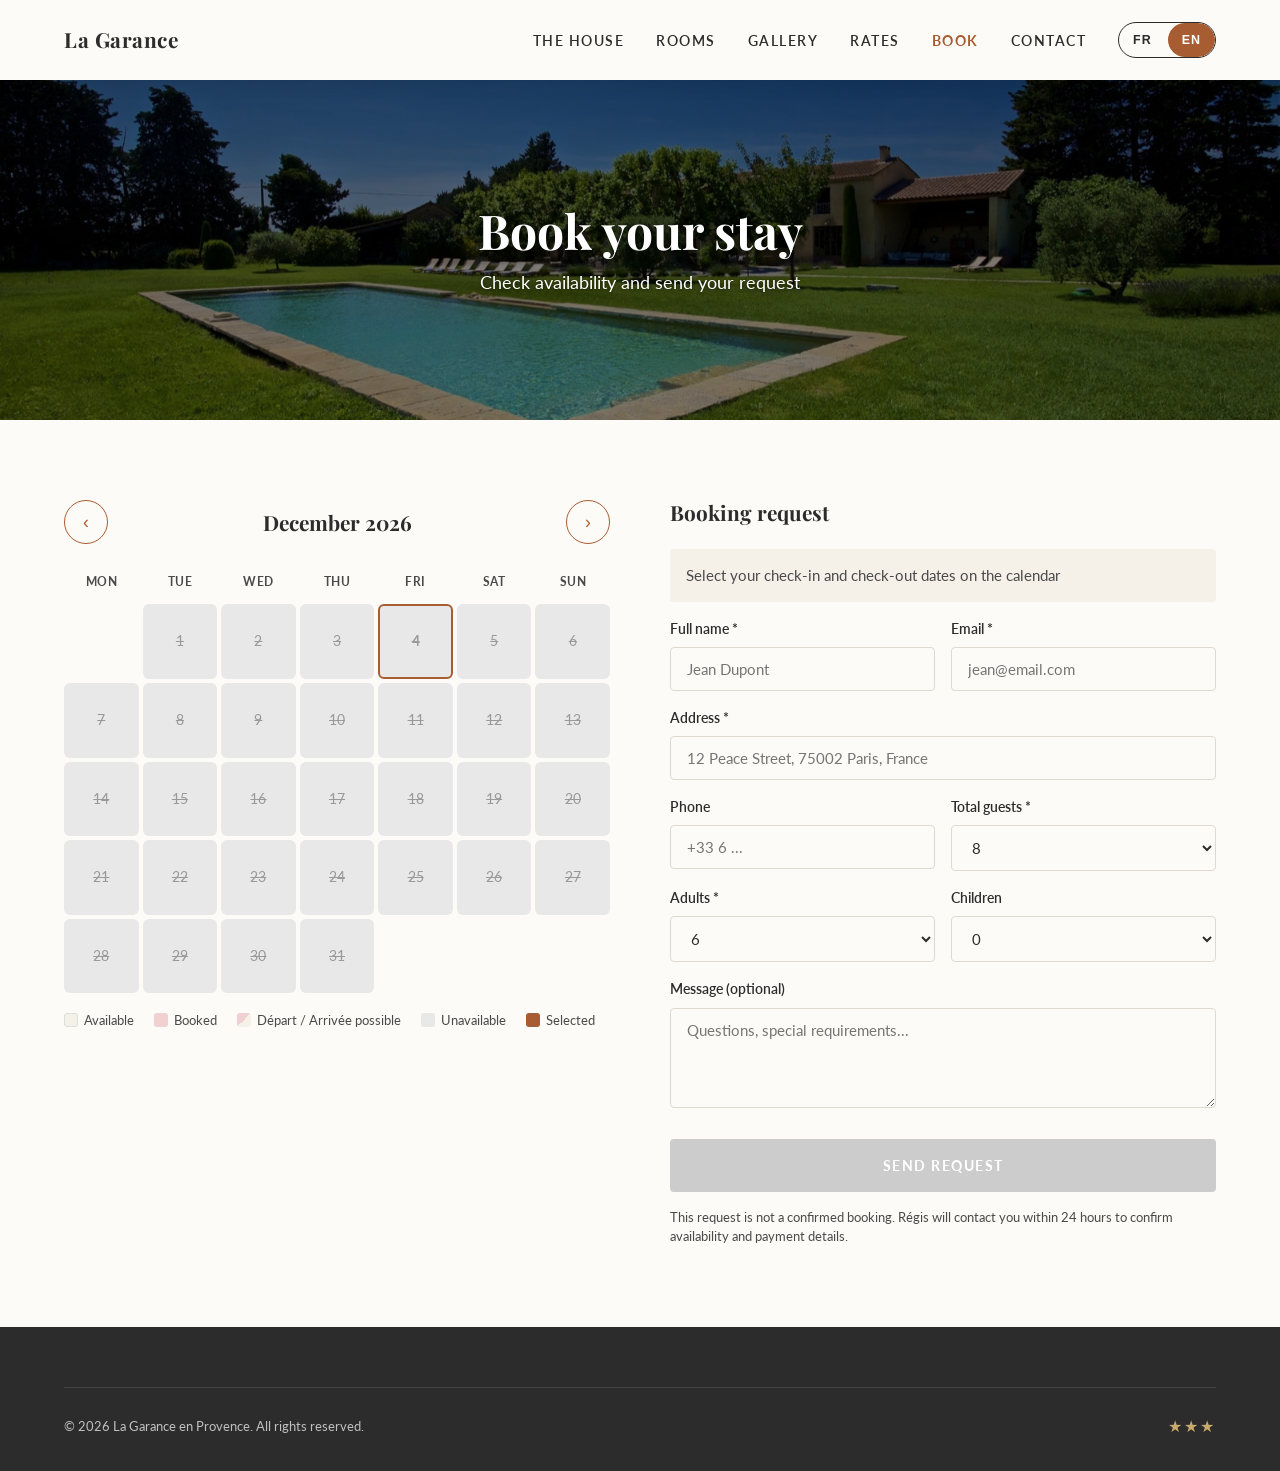
<file: booking.html>
<!DOCTYPE html>
<html lang="fr">
<head>
  <meta charset="UTF-8">
  <meta name="viewport" content="width=device-width, initial-scale=1.0">
  <title>Réserver — La Garance en Provence</title>
  <meta name="description" content="Réservez votre séjour à La Garance en Provence. Vérifiez les disponibilités et envoyez votre demande de réservation. 6 chambres, piscine, Le Thor, Vaucluse.">
  <link rel="canonical" href="https://www.garance-provence.com/booking.html">
  <meta property="og:title" content="Réserver — La Garance en Provence">
  <meta property="og:description" content="Vérifiez les disponibilités et réservez votre séjour en Provence. 6 chambres, piscine à débordement, entre Avignon et le Luberon.">
  <meta property="og:locale" content="fr_FR">
  <meta property="og:type" content="website">
  <meta property="og:url" content="https://www.garance-provence.com/booking.html">
  <meta property="og:image" content="https://www.garance-provence.com/images/og-garance.jpg">
  <meta name="twitter:card" content="summary_large_image">
  <meta name="twitter:title" content="Réserver — La Garance en Provence">
  <meta name="twitter:description" content="Vérifiez les disponibilités et envoyez votre demande de réservation. 6 chambres, piscine, entre Avignon et le Luberon.">
  <meta name="twitter:image" content="https://www.garance-provence.com/images/og-garance.jpg">

  <!-- Fonts -->
  <link rel="preconnect" href="https://fonts.googleapis.com">
  <link rel="preconnect" href="https://fonts.gstatic.com" crossorigin>
  <link href="https://fonts.googleapis.com/css2?family=Playfair+Display:ital,wght@0,400;0,700;1,400&family=Lato:wght@300;400;700&display=swap" rel="stylesheet">

  <link rel="icon" href="data:image/svg+xml,<svg xmlns='http://www.w3.org/2000/svg' viewBox='0 0 100 100'><text y='.9em' font-size='90'>🏡</text></svg>">

  <link rel="stylesheet" href="styles.css">
  <style>
    /* ---- Booking page overrides ---- */
    .site-header .lang-btn { color: var(--charcoal); }
    .site-header .lang-btn.active { color: #fff; }
    .booking-hero {
      background: linear-gradient(to bottom, rgba(0,0,0,0.50), rgba(0,0,0,0.40)),
                  url('images/piscine-1.jpg') center/cover no-repeat;
      height: 340px;
      display: flex;
      align-items: center;
      justify-content: center;
      text-align: center;
      color: #fff;
      margin-top: var(--header-h);
    }
    .booking-hero h1 { font-size: clamp(2rem, 4vw, 3rem); margin-bottom: 8px; }
    .booking-hero h1, .booking-hero p { text-shadow: 0 1px 3px rgba(0,0,0,0.45), 0 2px 14px rgba(0,0,0,0.35); }
    .booking-hero p { font-size: 1.1rem; font-weight: 400; }

    .booking-section { padding: 80px 0; }
    .booking-grid {
      display: grid;
      grid-template-columns: 1fr 1fr;
      gap: 60px;
      align-items: start;
    }

    /* Calendar */
    .cal-header {
      display: flex;
      align-items: center;
      justify-content: space-between;
      margin-bottom: 20px;
    }
    .cal-header h2 {
      font-family: var(--font-serif);
      font-size: 1.3rem;
      min-width: 200px;
      text-align: center;
    }
    .cal-nav {
      background: none;
      border: 1.5px solid var(--terracotta);
      color: var(--terracotta);
      width: 44px;
      height: 44px;
      border-radius: 50%;
      cursor: pointer;
      font-size: 1.1rem;
      display: flex;
      align-items: center;
      justify-content: center;
      transition: all var(--transition);
    }
    .cal-nav:hover { background: var(--terracotta); color: #fff; }

    .cal-grid {
      display: grid;
      grid-template-columns: repeat(7, 1fr);
      gap: 4px;
      text-align: center;
    }
    .cal-day-label {
      font-size: 0.75rem;
      font-weight: 700;
      color: var(--charcoal-lt);
      text-transform: uppercase;
      letter-spacing: 0.5px;
      padding: 8px 0;
    }
    .cal-day {
      aspect-ratio: 1;
      display: flex;
      align-items: center;
      justify-content: center;
      font-size: 0.9rem;
      border-radius: 6px;
      cursor: pointer;
      transition: all 0.2s;
      position: relative;
    }
    .cal-day:hover:not(.booked):not(.unavailable):not(.empty):not(.past) {
      background: var(--cream);
    }
    .cal-day.selected:hover { background: var(--terracotta-dk); color: #fff; }
    .cal-day.in-range:hover { background: var(--terracotta-lt); color: var(--charcoal); }
    .cal-day.empty { cursor: default; }
    .cal-day.past { color: #ccc; cursor: default; }
    .cal-day.booked {
      background: #f0d0d0;
      color: #a04040;
      cursor: not-allowed;
      font-weight: 600;
    }
    .cal-day.unavailable {
      background: #e8e8e8;
      color: #999;
      cursor: not-allowed;
      text-decoration: line-through;
    }
    .cal-day.checkout {
      background: linear-gradient(135deg, #f0d0d0 50%, var(--cream) 50%);
      color: #666;
      cursor: pointer;
      font-weight: 600;
    }
    .cal-day.selected {
      background: var(--terracotta);
      color: #fff;
      font-weight: 700;
    }
    .cal-day.in-range {
      background: var(--terracotta-lt);
      color: var(--charcoal);
    }
    .cal-day.today {
      border: 2px solid var(--terracotta);
      font-weight: 700;
    }

    .cal-legend {
      display: flex;
      gap: 20px;
      margin-top: 16px;
      font-size: 0.82rem;
      color: var(--charcoal-lt);
    }
    .cal-legend span { display: flex; align-items: center; gap: 6px; }
    .cal-legend-dot {
      width: 14px;
      height: 14px;
      border-radius: 3px;
      display: inline-block;
    }
    .cal-legend-dot.avail { background: var(--cream); border: 1px solid #ddd; }
    .cal-legend-dot.booked { background: #f0d0d0; }
    .cal-legend-dot.unavail { background: #e8e8e8; }
    .cal-legend-dot.checkout { background: linear-gradient(135deg, #f0d0d0 50%, var(--cream) 50%); }
    .cal-legend-dot.selected { background: var(--terracotta); }

    /* Price summary */
    .price-summary {
      background: var(--cream);
      border-radius: 8px;
      padding: 24px;
      margin-top: 24px;
    }
    .price-summary h3 {
      font-family: var(--font-serif);
      margin-bottom: 16px;
      font-size: 1.1rem;
    }
    .price-line {
      display: flex;
      justify-content: space-between;
      padding: 6px 0;
      font-size: 0.92rem;
      color: var(--charcoal-lt);
    }
    .price-line.total {
      border-top: 2px solid var(--terracotta-lt);
      margin-top: 8px;
      padding-top: 12px;
      font-weight: 700;
      font-size: 1.1rem;
      color: var(--charcoal);
    }

    /* Booking form */
    .booking-form-section { margin-top: 0; }
    .booking-form-section h2 {
      font-family: var(--font-serif);
      font-size: 1.3rem;
      margin-bottom: 24px;
    }

    .booking-form label {
      display: block;
      font-size: 0.85rem;
      font-weight: 600;
      margin-bottom: 6px;
      color: var(--charcoal);
    }
    .booking-form input,
    .booking-form select,
    .booking-form textarea {
      width: 100%;
      padding: 12px 16px;
      border: 1.5px solid #e0d9cf;
      border-radius: 4px;
      font-family: var(--font-sans);
      font-size: 0.95rem;
      color: var(--charcoal);
      background: var(--warm-white);
      margin-bottom: 16px;
      transition: border-color var(--transition);
    }
    .booking-form input:focus,
    .booking-form select:focus,
    .booking-form textarea:focus {
      outline: none;
      border-color: var(--terracotta);
    }
    .booking-form textarea { resize: vertical; min-height: 100px; }

    .form-row-2 {
      display: grid;
      grid-template-columns: 1fr 1fr;
      gap: 16px;
    }

    .date-display {
      background: var(--cream);
      padding: 14px 16px;
      border-radius: 4px;
      font-size: 0.92rem;
      margin-bottom: 16px;
      color: var(--charcoal-lt);
      min-height: 48px;
    }
    .date-display strong { color: var(--charcoal); }

    .btn-book {
      display: block;
      width: 100%;
      padding: 16px;
      background: var(--terracotta);
      color: #fff;
      border: 2px solid var(--terracotta);
      font-family: var(--font-sans);
      font-size: 0.9rem;
      font-weight: 700;
      letter-spacing: 1.5px;
      text-transform: uppercase;
      cursor: pointer;
      border-radius: 4px;
      transition: all var(--transition);
      margin-top: 8px;
    }
    .btn-book:hover { background: var(--terracotta-dk); border-color: var(--terracotta-dk); }
    .btn-book:disabled {
      background: #ccc;
      border-color: #ccc;
      cursor: not-allowed;
    }

    .booking-success {
      background: #e8f5e9;
      border: 1px solid #a5d6a7;
      border-radius: 8px;
      padding: 24px;
      text-align: center;
      display: none;
    }
    .booking-success h2 { color: #2e7d32; margin-bottom: 8px; }
    .booking-success p { color: #4a4a4a; }
    .booking-success .booking-ref { font-size: 1.3rem; font-weight: 700; color: var(--terracotta); margin: 12px 0; }

    .booking-note {
      font-size: 0.82rem;
      color: var(--charcoal-lt);
      margin-top: 16px;
      line-height: 1.5;
    }

    @media (max-width: 768px) {
      .booking-grid { grid-template-columns: 1fr; gap: 40px; }
      .booking-hero { height: 260px; }
      .form-row-2 { grid-template-columns: 1fr; }
    }
  </style>
</head>
<body>

  <!-- HEADER (same as main site) -->
  <header class="site-header scrolled">
    <nav class="nav-inner">
      <a href="/" class="nav-logo" style="color:var(--charcoal)">La Garance</a>
      <ul class="nav-links">
        <li><a href="/#about" style="color:var(--charcoal)" data-i18n="nav_about">La Maison</a></li>
        <li><a href="/#rooms" style="color:var(--charcoal)" data-i18n="nav_rooms">Chambres</a></li>
        <li><a href="/#gallery" style="color:var(--charcoal)" data-i18n="nav_gallery">Galerie</a></li>
        <li><a href="/#pricing" style="color:var(--charcoal)" data-i18n="nav_pricing">Tarifs</a></li>
        <li><a href="/booking" style="color:var(--terracotta);font-weight:700" data-i18n="nav_booking">Réserver</a></li>
        <li><a href="/#contact" style="color:var(--charcoal)" data-i18n="nav_contact">Contact</a></li>
        <li>
          <div class="lang-toggle" style="border-color:var(--charcoal)">
            <button class="lang-btn active" data-lang="fr">FR</button>
            <button class="lang-btn" data-lang="en">EN</button>
          </div>
        </li>
      </ul>
      <button class="nav-hamburger" aria-label="Menu">
        <span style="background:var(--charcoal)"></span>
        <span style="background:var(--charcoal)"></span>
        <span style="background:var(--charcoal)"></span>
      </button>
    </nav>
  </header>

  <!-- HERO -->
  <div class="booking-hero">
    <div>
      <h1 data-i18n="bk_title">Réserver votre séjour</h1>
      <p data-i18n="bk_subtitle">Vérifiez les disponibilités et envoyez votre demande</p>
    </div>
  </div>

  <!-- MAIN CONTENT -->
  <section class="booking-section">
    <div class="container">
      <div class="booking-grid">

        <!-- LEFT: Calendar + Price -->
        <div>
          <div id="calendar-widget">
            <div class="cal-header">
              <button class="cal-nav" id="cal-prev">&#8249;</button>
              <h2 id="cal-title"></h2>
              <button class="cal-nav" id="cal-next">&#8250;</button>
            </div>
            <div class="cal-grid" id="cal-grid"></div>
            <div class="cal-legend">
              <span><span class="cal-legend-dot avail"></span> <span data-i18n="bk_available">Disponible</span></span>
              <span><span class="cal-legend-dot booked"></span> <span data-i18n="bk_booked">Réservé</span></span>
              <span><span class="cal-legend-dot checkout"></span> <span data-i18n="bk_checkout_avail">Départ / Arrivée possible</span></span>
              <span><span class="cal-legend-dot unavail"></span> <span data-i18n="bk_unavailable">Non disponible</span></span>
              <span><span class="cal-legend-dot selected"></span> <span data-i18n="bk_selected">Sélectionné</span></span>
            </div>
          </div>

          <div class="price-summary" id="price-summary" style="display:none">
            <h3 data-i18n="bk_estimate">Estimation tarifaire</h3>
            <div class="price-line">
              <span data-i18n="bk_accom">Hébergement</span>
              <span id="price-accom">—</span>
            </div>
            <div class="price-line">
              <span data-i18n="bk_cleaning">Ménage</span>
              <span id="price-cleaning">300 €</span>
            </div>
            <div class="price-line">
              <span data-i18n="bk_taxe">Taxe de séjour</span>
              <span id="price-taxe">—</span>
            </div>
            <div class="price-line total">
              <span>Total</span>
              <span id="price-total">—</span>
            </div>
          </div>
        </div>

        <!-- RIGHT: Form -->
        <div class="booking-form-section">
          <h2 data-i18n="bk_form_title">Demande de réservation</h2>

          <div class="date-display" id="date-display">
            <span data-i18n="bk_select_dates">Sélectionnez vos dates d'arrivée et de départ sur le calendrier</span>
          </div>

          <form class="booking-form" id="booking-form">
            <div class="form-row-2">
              <div>
                <label data-i18n="bk_name">Nom complet *</label>
                <input type="text" name="guest_name" required placeholder="Jean Dupont">
              </div>
              <div>
                <label data-i18n="bk_email">Email *</label>
                <input type="email" name="guest_email" required placeholder="jean@email.com">
              </div>
            </div>

            <label data-i18n="bk_address">Adresse *</label>
            <input type="text" name="guest_address" required data-i18n="bk_ph_address" placeholder="12 rue de la Paix, 75002 Paris, France">

            <div class="form-row-2">
              <div>
                <label data-i18n="bk_phone">Téléphone</label>
                <input type="tel" name="guest_phone" placeholder="+33 6 ...">
              </div>
              <div>
                <label data-i18n="bk_guests">Nombre total de personnes *</label>
                <select name="num_guests" required>
                  <option value="2">2</option>
                  <option value="4">4</option>
                  <option value="6">6</option>
                  <option value="8" selected>8</option>
                  <option value="10">10</option>
                  <option value="12">12</option>
                </select>
              </div>
            </div>

            <div class="form-row-2">
              <div>
                <label data-i18n="bk_adults">Adultes *</label>
                <select name="num_adults" required>
                  <option value="2">2</option>
                  <option value="4">4</option>
                  <option value="6" selected>6</option>
                  <option value="8">8</option>
                  <option value="10">10</option>
                  <option value="12">12</option>
                </select>
              </div>
              <div>
                <label data-i18n="bk_children">Enfants</label>
                <select name="num_children">
                  <option value="0" selected>0</option>
                  <option value="1">1</option>
                  <option value="2">2</option>
                  <option value="3">3</option>
                  <option value="4">4</option>
                  <option value="5">5</option>
                  <option value="6">6</option>
                </select>
              </div>
            </div>

            <label data-i18n="bk_message">Message (optionnel)</label>
            <textarea name="message" rows="4" data-i18n="bk_ph_message" placeholder="Questions, besoins particuliers..."></textarea>

            <button type="submit" class="btn-book" id="btn-book" disabled data-i18n="bk_submit">Envoyer la demande</button>

            <p class="booking-note" data-i18n="bk_note">
              Cette demande ne constitue pas une réservation ferme. Régis vous contactera sous 24h pour confirmer la disponibilité et les modalités de paiement.
            </p>
          </form>

          <div class="booking-success" id="booking-success">
            <h2 data-i18n="bk_success_title">Demande envoyée !</h2>
            <p data-i18n="bk_success_p1">Votre demande a bien été enregistrée.</p>
            <div class="booking-ref" id="booking-ref"></div>
            <p data-i18n="bk_success_p2">Régis vous contactera sous 24h pour confirmer votre réservation.</p>
          </div>
        </div>

      </div>
    </div>
  </section>

  <!-- FOOTER -->
  <footer class="site-footer">
    <div class="container">
      <div class="footer-bottom">
        <span data-i18n="footer_copy">© 2026 La Garance en Provence. Tous droits réservés.</span>
        <span class="footer-stars">★★★</span>
      </div>
    </div>
  </footer>

  <script>
  (function() {
    'use strict';

    // ---- Config (STATIC MODE — no backend needed) ----
    // Blocked date ranges: update this list when bookings change
    // Booked = reserved by guests (to = checkout day, available for new check-in)
    const BOOKED_RANGES = [
      { from: '2026-06-27', to: '2026-07-04' },  // Carter
      { from: '2026-07-18', to: '2026-07-25' },  // Jault
      { from: '2026-07-25', to: '2026-09-05' },  // De Graaf
    ];
    // Checkout days = half-day (departure morning, available for check-in evening)
    // Days where a transition happens: available as check-in OR check-out
    const CHECKOUT_DATES = new Set(['2026-07-04', '2026-07-18']);
    // Unavailable = property not available (not rented out)
    const UNAVAILABLE_RANGES = [
      { from: '2026-01-01', to: '2026-06-27' },  // Hors saison
      { from: '2026-09-05', to: '2026-12-31' },  // Hors saison
      { from: '2027-09-25', to: '2027-12-31' },  // Non disponible
    ];

    // Weekly rates by month
    const WEEKLY_RATES = {
      1: 6800, 2: 6800, 3: 6800, 4: 6800, 5: 6800,
      6: 7500, 7: 8000, 8: 8000, 9: 7500,
      10: 6800, 11: 6800, 12: 6800,
    };

    // Contact email for form submissions
    const CONTACT_EMAIL = atob('Y29udGFjdEBnYXJhbmNlLXByb3ZlbmNlLmNvbQ==');

    const MONTH_NAMES = {
      fr: ['Janvier','Février','Mars','Avril','Mai','Juin','Juillet','Août','Septembre','Octobre','Novembre','Décembre'],
      en: ['January','February','March','April','May','June','July','August','September','October','November','December'],
    };
    const DAY_LABELS = {
      fr: ['Lun','Mar','Mer','Jeu','Ven','Sam','Dim'],
      en: ['Mon','Tue','Wed','Thu','Fri','Sat','Sun'],
    };

    // ---- Translations ----
    const T = {
      fr: {
        nav_about: 'La Maison', nav_rooms: 'Chambres', nav_gallery: 'Galerie',
        nav_pricing: 'Tarifs', nav_booking: 'Réserver', nav_contact: 'Contact',
        bk_title: 'Réserver votre séjour',
        bk_subtitle: 'Vérifiez les disponibilités et envoyez votre demande',
        bk_available: 'Disponible', bk_booked: 'Réservé', bk_unavailable: 'Non disponible', bk_selected: 'Sélectionné',
        bk_estimate: 'Estimation tarifaire',
        bk_accom: 'Hébergement', bk_cleaning: 'Ménage', bk_taxe: 'Taxe de séjour',
        bk_form_title: 'Demande de réservation',
        bk_select_dates: "Sélectionnez vos dates d'arrivée et de départ sur le calendrier",
        bk_name: 'Nom complet *', bk_email: 'Email *', bk_address: 'Adresse *', bk_ph_address: '12 rue de la Paix, 75002 Paris, France', bk_phone: 'Telephone',
        bk_guests: 'Nombre total de personnes *', bk_adults: 'Adultes *', bk_children: 'Enfants',
        bk_message: 'Message (optionnel)',
        bk_ph_message: 'Questions, besoins particuliers...',
        bk_submit: 'Envoyer la demande',
        bk_note: "Cette demande ne constitue pas une réservation ferme. Régis vous contactera sous 24h pour confirmer la disponibilité et les modalités de paiement.",
        bk_success_title: 'Demande envoyée !',
        bk_success_p1: 'Votre demande a bien été enregistrée.',
        bk_success_p2: 'Régis vous contactera sous 24h pour confirmer votre réservation.',
        bk_checkin: 'Arrivée', bk_checkout: 'Départ', bk_nights: 'nuits',
        bk_err_booked: 'Certaines dates sélectionnées sont déjà réservées.',
        bk_err_server: 'Erreur serveur. Veuillez réessayer.',
        footer_copy: '© 2026 La Garance en Provence. Tous droits réservés.',
      },
      en: {
        nav_about: 'The House', nav_rooms: 'Rooms', nav_gallery: 'Gallery',
        nav_pricing: 'Rates', nav_booking: 'Book', nav_contact: 'Contact',
        bk_title: 'Book your stay',
        bk_subtitle: 'Check availability and send your request',
        bk_available: 'Available', bk_booked: 'Booked', bk_unavailable: 'Unavailable', bk_selected: 'Selected',
        bk_estimate: 'Price estimate',
        bk_accom: 'Accommodation', bk_cleaning: 'Cleaning', bk_taxe: 'Tourist tax',
        bk_form_title: 'Booking request',
        bk_select_dates: 'Select your check-in and check-out dates on the calendar',
        bk_name: 'Full name *', bk_email: 'Email *', bk_address: 'Address *', bk_ph_address: '12 Peace Street, 75002 Paris, France', bk_phone: 'Phone',
        bk_guests: 'Total guests *', bk_adults: 'Adults *', bk_children: 'Children',
        bk_message: 'Message (optional)',
        bk_ph_message: 'Questions, special requirements...',
        bk_submit: 'Send request',
        bk_note: "This request is not a confirmed booking. Régis will contact you within 24 hours to confirm availability and payment details.",
        bk_success_title: 'Request sent!',
        bk_success_p1: 'Your request has been recorded.',
        bk_success_p2: 'Régis will contact you within 24 hours to confirm your booking.',
        bk_checkin: 'Check-in', bk_checkout: 'Check-out', bk_nights: 'nights',
        bk_err_booked: 'Some selected dates are already booked.',
        bk_err_server: 'Server error. Please try again.',
        footer_copy: '© 2026 La Garance en Provence. All rights reserved.',
      },
    };

    let lang = localStorage.getItem('garance-lang') || 'fr';
    let currentYear, currentMonth;
    let bookedDates = new Set();
    let unavailableDates = new Set();
    let checkIn = null, checkOut = null;
    let weeklyRate = 3000;

    const today = new Date();
    currentYear = today.getFullYear();
    currentMonth = today.getMonth() + 1;

    // ---- Init ----
    document.addEventListener('DOMContentLoaded', () => {
      setupLang();
      renderCalendar();
      setupForm();
      setupMobileMenu();
    });

    // ---- Language ----
    function setupLang() {
      document.querySelectorAll('.lang-btn').forEach(btn => {
        btn.addEventListener('click', () => {
          lang = btn.dataset.lang;
          localStorage.setItem('garance-lang', lang);
          applyTranslations();
          updateLangBtns();
          renderCalendar();
        });
      });
      applyTranslations();
      updateLangBtns();
    }

    function updateLangBtns() {
      document.querySelectorAll('.lang-btn').forEach(b =>
        b.classList.toggle('active', b.dataset.lang === lang));
    }

    function applyTranslations() {
      const t = T[lang];
      document.querySelectorAll('[data-i18n]').forEach(el => {
        const k = el.getAttribute('data-i18n');
        if (t[k] !== undefined) {
          if (el.tagName === 'INPUT' || el.tagName === 'TEXTAREA') el.placeholder = t[k];
          else el.innerHTML = t[k];
        }
      });
      document.documentElement.lang = lang;
    }

    // ---- Calendar ----
    function renderCalendar() {
      const grid = document.getElementById('cal-grid');
      const title = document.getElementById('cal-title');
      title.textContent = `${MONTH_NAMES[lang][currentMonth - 1]} ${currentYear}`;

      // Build booked & unavailable dates from static ranges
      bookedDates = new Set();
      unavailableDates = new Set();
      weeklyRate = WEEKLY_RATES[currentMonth] || 6800;
      const daysInMonth = new Date(currentYear, currentMonth, 0).getDate();
      const monthStart = `${currentYear}-${String(currentMonth).padStart(2,'0')}-01`;
      const monthEnd = `${currentYear}-${String(currentMonth).padStart(2,'0')}-${String(daysInMonth).padStart(2,'0')}`;

      function fillDates(ranges, targetSet) {
        ranges.forEach(range => {
          if (range.to < monthStart || range.from > monthEnd) return;
          const start = new Date(Math.max(new Date(range.from), new Date(monthStart)));
          const end = new Date(Math.min(new Date(range.to), new Date(monthEnd)));
          for (let d = new Date(start); d <= end; d.setDate(d.getDate() + 1)) {
            targetSet.add(d.toISOString().slice(0, 10));
          }
        });
      }
      fillDates(BOOKED_RANGES, bookedDates);
      fillDates(UNAVAILABLE_RANGES, unavailableDates);
      // Property is not rented from January to May (inclusive), every year
      if (currentMonth <= 5) {
        for (let d = 1; d <= daysInMonth; d++) {
          unavailableDates.add(`${currentYear}-${String(currentMonth).padStart(2,'0')}-${String(d).padStart(2,'0')}`);
        }
      }
      // Remove checkout days from booked — they are available for check-in
      CHECKOUT_DATES.forEach(d => bookedDates.delete(d));

      // Build grid
      grid.innerHTML = '';

      // Day labels
      DAY_LABELS[lang].forEach(d => {
        const el = document.createElement('div');
        el.className = 'cal-day-label';
        el.textContent = d;
        grid.appendChild(el);
      });

      // First day of month (Monday=0)
      const firstDay = new Date(currentYear, currentMonth - 1, 1).getDay();
      const startOffset = (firstDay + 6) % 7; // Mon=0

      // Empty cells
      for (let i = 0; i < startOffset; i++) {
        const el = document.createElement('div');
        el.className = 'cal-day empty';
        grid.appendChild(el);
      }

      const todayStr = `${today.getFullYear()}-${String(today.getMonth()+1).padStart(2,'0')}-${String(today.getDate()).padStart(2,'0')}`;

      for (let d = 1; d <= daysInMonth; d++) {
        const dateStr = `${currentYear}-${String(currentMonth).padStart(2,'0')}-${String(d).padStart(2,'0')}`;
        const el = document.createElement('div');
        el.className = 'cal-day';
        el.textContent = d;
        el.dataset.date = dateStr;

        if (dateStr === todayStr) el.classList.add('today');
        if (dateStr < todayStr) el.classList.add('past');
        if (CHECKOUT_DATES.has(dateStr)) {
          el.classList.add('checkout');
        } else if (bookedDates.has(dateStr)) {
          el.classList.add('booked');
        }
        if (unavailableDates.has(dateStr) && !bookedDates.has(dateStr)) el.classList.add('unavailable');

        // Selection state
        if (checkIn === dateStr) el.classList.add('selected');
        if (checkOut === dateStr) el.classList.add('selected');
        if (checkIn && checkOut && dateStr > checkIn && dateStr < checkOut) el.classList.add('in-range');

        el.addEventListener('click', () => onDayClick(dateStr, el));
        grid.appendChild(el);
      }
    }

    function onDayClick(dateStr) {
      const el = document.querySelector(`[data-date="${dateStr}"]`);
      if (!el || el.classList.contains('past') || el.classList.contains('booked') || el.classList.contains('unavailable') || el.classList.contains('empty')) return;

      if (!checkIn || (checkIn && checkOut)) {
        // Start new selection
        checkIn = dateStr;
        checkOut = null;
      } else {
        // Set checkout
        if (dateStr <= checkIn) {
          checkIn = dateStr;
          checkOut = null;
        } else {
          // Check no booked dates in range
          let blocked = false;
          bookedDates.forEach(bd => {
            if (bd > checkIn && bd < dateStr) blocked = true;
          });
          if (blocked) {
            alert(T[lang].bk_err_booked);
            return;
          }
          checkOut = dateStr;
        }
      }

      updateSelection();
      renderCalendar();
    }

    function updateSelection() {
      const display = document.getElementById('date-display');
      const btn = document.getElementById('btn-book');
      const summary = document.getElementById('price-summary');

      if (checkIn && checkOut) {
        const ciDate = new Date(checkIn);
        const coDate = new Date(checkOut);
        const nights = Math.round((coDate - ciDate) / 86400000);
        const t = T[lang];

        const fmt = d => d.toLocaleDateString(lang === 'fr' ? 'fr-FR' : 'en-GB', { day: 'numeric', month: 'long', year: 'numeric' });
        display.innerHTML = `<strong>${t.bk_checkin}:</strong> ${fmt(ciDate)} &nbsp;→&nbsp; <strong>${t.bk_checkout}:</strong> ${fmt(coDate)} &nbsp;(${nights} ${t.bk_nights})`;

        // Price calc
        const weeks = nights / 7;
        const accom = weeklyRate * weeks;
        const cleaning = 300 * weeks;
        const adults = parseInt(document.querySelector('[name="num_adults"]').value) || 6;
        const taxe = adults * nights * 1.86;
        const total = accom + cleaning + taxe;

        document.getElementById('price-accom').textContent = `${Math.round(accom).toLocaleString()} €`;
        document.getElementById('price-cleaning').textContent = `${Math.round(cleaning).toLocaleString()} €`;
        document.getElementById('price-taxe').textContent = `${Math.round(taxe)} €`;
        document.getElementById('price-total').textContent = `${Math.round(total).toLocaleString()} €`;

        summary.style.display = 'block';
        btn.disabled = false;
      } else if (checkIn) {
        const ciDate = new Date(checkIn);
        const fmt = d => d.toLocaleDateString(lang === 'fr' ? 'fr-FR' : 'en-GB', { day: 'numeric', month: 'long', year: 'numeric' });
        display.innerHTML = `<strong>${T[lang].bk_checkin}:</strong> ${fmt(ciDate)} → <em>${lang === 'fr' ? 'choisissez la date de départ' : 'select check-out date'}</em>`;
        summary.style.display = 'none';
        btn.disabled = true;
      } else {
        display.innerHTML = `<span>${T[lang].bk_select_dates}</span>`;
        summary.style.display = 'none';
        btn.disabled = true;
      }
    }

    // Update price when adults change
    document.addEventListener('DOMContentLoaded', () => {
      document.querySelector('[name="num_adults"]')?.addEventListener('change', updateSelection);
    });

    // Nav buttons
    document.addEventListener('DOMContentLoaded', () => {
      document.getElementById('cal-prev').addEventListener('click', () => {
        currentMonth--;
        if (currentMonth < 1) { currentMonth = 12; currentYear--; }
        renderCalendar();
      });
      document.getElementById('cal-next').addEventListener('click', () => {
        currentMonth++;
        if (currentMonth > 12) { currentMonth = 1; currentYear++; }
        renderCalendar();
      });
    });

    // ---- Form (mailto — no backend needed) ----
    function setupForm() {
      const form = document.getElementById('booking-form');
      form.addEventListener('submit', (e) => {
        e.preventDefault();
        if (!checkIn || !checkOut) return;

        const name = form.guest_name.value;
        const email = form.guest_email.value;
        const phone = form.guest_phone.value || '-';
        const address = form.guest_address.value || '-';
        const guests = form.num_guests.value;
        const adults = form.num_adults.value;
        const children = form.num_children.value;
        const message = form.message.value || '-';

        const ciDate = new Date(checkIn);
        const coDate = new Date(checkOut);
        const nights = Math.round((coDate - ciDate) / 86400000);
        const weeks = nights / 7;
        const accom = weeklyRate * weeks;
        const cleaning = 300 * weeks;
        const taxe = parseInt(adults) * nights * 1.86;
        const total = accom + cleaning + taxe;

        const subject = encodeURIComponent(`Demande de reservation - ${name} - ${checkIn} au ${checkOut}`);
        const body = encodeURIComponent(
          `Nouvelle demande de reservation\n` +
          `================================\n\n` +
          `Nom: ${name}\n` +
          `Email: ${email}\n` +
          `Telephone: ${phone}\n` +
          `Adresse: ${address}\n\n` +
          `Arrivee: ${checkIn}\n` +
          `Depart: ${checkOut}\n` +
          `Nuits: ${nights}\n\n` +
          `Voyageurs: ${guests} (${adults} adultes, ${children} enfants)\n\n` +
          `Estimation:\n` +
          `  Hebergement: ${Math.round(accom)} EUR\n` +
          `  Menage: ${Math.round(cleaning)} EUR\n` +
          `  Taxe de sejour: ${Math.round(taxe)} EUR\n` +
          `  Total: ${Math.round(total)} EUR\n\n` +
          `Message: ${message}\n`
        );

        window.location.href = `mailto:${CONTACT_EMAIL}?subject=${subject}&body=${body}`;

        // Show success
        form.style.display = 'none';
        document.getElementById('booking-success').style.display = 'block';
        document.getElementById('booking-ref').textContent = '';
      });
    }

    // ---- Mobile menu ----
    function setupMobileMenu() {
      const hamburger = document.querySelector('.nav-hamburger');
      const navLinks = document.querySelector('.nav-links');
      hamburger?.addEventListener('click', () => {
        navLinks.classList.toggle('mobile-open');
        document.body.style.overflow = navLinks.classList.contains('mobile-open') ? 'hidden' : '';
      });
      navLinks?.querySelectorAll('a').forEach(link => {
        link.addEventListener('click', () => {
          navLinks.classList.remove('mobile-open');
          document.body.style.overflow = '';
        });
      });
    }

  })();
  </script>

</body>
</html>
</file>
<file: styles.css>
/* ============================================================
   La Garance en Provence — Stylesheet
   Color palette: Terracotta, Olive, Cream, Warm White
   ============================================================ */

/* --- CSS Custom Properties --- */
:root {
  --terracotta:    #A85C32;
  --terracotta-dk: #8C4A27;
  --terracotta-lt: #D4956A;
  --olive:         #6B7C5E;
  --olive-dk:      #556349;
  --olive-lt:      #8A9C7C;
  --cream:         #F5F0E8;
  --warm-white:    #FDFBF7;
  --charcoal:      #2C2C2C;
  --charcoal-lt:   #4A4A4A;
  --gold:          #C9A96E;
  --gold-lt:       #DFC99A;

  --font-serif:  'Playfair Display', Georgia, 'Times New Roman', serif;
  --font-sans:   'Lato', 'Helvetica Neue', Arial, sans-serif;

  --header-h:    80px;
  --section-pad: 100px;
  --max-w:       1200px;
  --transition:  0.35s cubic-bezier(0.25, 0.46, 0.45, 0.94);
}

/* --- Reset & Base --- */
*, *::before, *::after { box-sizing: border-box; margin: 0; padding: 0; }

html {
  scroll-behavior: smooth;
  font-size: 16px;
  -webkit-font-smoothing: antialiased;
  -moz-osx-font-smoothing: grayscale;
}

body {
  font-family: var(--font-sans);
  color: var(--charcoal);
  background: var(--warm-white);
  line-height: 1.7;
  overflow-x: hidden;
}

img { max-width: 100%; height: auto; display: block; }
a { color: var(--terracotta); text-decoration: none; transition: color var(--transition); }
a:hover { color: var(--terracotta-dk); }

.container { max-width: var(--max-w); margin: 0 auto; padding: 0 24px; }

/* --- Typography --- */
h1, h2, h3, h4 { font-family: var(--font-serif); font-weight: 700; line-height: 1.2; }
h1 { font-size: clamp(2.4rem, 5vw, 4rem); }
h2 { font-size: clamp(1.8rem, 3.5vw, 2.6rem); }
h3 { font-size: clamp(1.2rem, 2vw, 1.5rem); }

.section-title {
  text-align: center;
  margin-bottom: 16px;
  color: var(--charcoal);
}

.section-subtitle {
  text-align: center;
  color: var(--charcoal-lt);
  font-size: 1.1rem;
  max-width: 640px;
  margin: 0 auto 60px;
}

.section-divider {
  width: 60px;
  height: 3px;
  background: var(--terracotta);
  margin: 20px auto 24px;
  border: none;
}

/* --- Animations --- */
.reveal {
  opacity: 0;
  transform: translateY(32px);
  transition: opacity 0.8s ease, transform 0.8s ease;
}
.reveal.visible {
  opacity: 1;
  transform: translateY(0);
}

/* --- Header / Nav --- */
.site-header {
  position: fixed;
  top: 0;
  left: 0;
  width: 100%;
  height: var(--header-h);
  z-index: 1000;
  transition: background var(--transition), box-shadow var(--transition);
}

.site-header.scrolled {
  background: rgba(253, 251, 247, 0.97);
  box-shadow: 0 2px 20px rgba(0,0,0,0.08);
  backdrop-filter: blur(10px);
}

.nav-inner {
  max-width: var(--max-w);
  margin: 0 auto;
  padding: 0 24px;
  height: 100%;
  display: flex;
  align-items: center;
  justify-content: space-between;
}

.nav-logo {
  white-space: nowrap;
  font-family: var(--font-serif);
  font-size: 1.3rem;
  font-weight: 700;
  color: var(--warm-white);
  letter-spacing: 0.5px;
  transition: color var(--transition);
}

.site-header.scrolled .nav-logo { color: var(--charcoal); }

.nav-links {
  display: flex;
  list-style: none;
  gap: 32px;
  align-items: center;
}

.nav-links a {
  font-size: 0.88rem;
  font-weight: 600;
  text-transform: uppercase;
  letter-spacing: 1.5px;
  color: var(--warm-white);
  position: relative;
  padding-bottom: 4px;
  transition: color var(--transition);
}

.site-header.scrolled .nav-links a { color: var(--charcoal); }

/* Booking nav highlight */
.nav-book-btn {
  background: var(--terracotta) !important;
  color: #fff !important;
  padding: 8px 18px !important;
  border-radius: 4px !important;
  letter-spacing: 1px !important;
}
.nav-book-btn:hover {
  background: var(--terracotta-dk) !important;
}

.nav-links a::after {
  content: '';
  position: absolute;
  bottom: 0;
  left: 0;
  width: 0;
  height: 2px;
  background: var(--terracotta);
  transition: width var(--transition);
}
.nav-links a:hover::after,
.nav-links a.active::after { width: 100%; }

/* Language toggle */
.lang-toggle {
  display: flex;
  gap: 2px;
  border: 1.5px solid var(--warm-white);
  border-radius: 20px;
  overflow: hidden;
  transition: border-color var(--transition);
}

.site-header.scrolled .lang-toggle { border-color: var(--charcoal); }

.lang-btn {
  background: none;
  border: none;
  padding: 10px 14px;
  font-size: 0.78rem;
  font-weight: 700;
  letter-spacing: 1px;
  cursor: pointer;
  color: var(--warm-white);
  transition: all var(--transition);
}

.site-header.scrolled .lang-btn { color: var(--charcoal); }

.lang-btn.active {
  background: var(--terracotta);
  color: #fff;
  border-radius: 18px;
}

.site-header.scrolled .lang-btn.active { color: #fff; }

/* Hamburger */
.nav-hamburger {
  display: none;
  flex-direction: column;
  gap: 5px;
  cursor: pointer;
  padding: 8px;
  background: none;
  border: none;
}

.nav-hamburger span {
  width: 24px;
  height: 2px;
  background: var(--warm-white);
  transition: all var(--transition);
}

.site-header.scrolled .nav-hamburger span { background: var(--charcoal); }

/* --- HERO --- */
.hero {
  position: relative;
  height: 100vh;
  min-height: 700px;
  display: flex;
  align-items: center;
  justify-content: center;
  text-align: center;
  overflow: hidden;
}

.hero-bg {
  position: absolute;
  inset: 0;
  background:
    radial-gradient(ellipse 70% 45% at 50% 50%, rgba(0,0,0,0.38) 0%, rgba(0,0,0,0) 100%),
    linear-gradient(to bottom, rgba(0,0,0,0.30) 0%, rgba(0,0,0,0.22) 45%, rgba(0,0,0,0.50) 100%),
    url('images/piscine-1.jpg') center/cover no-repeat;
  transform: scale(1.05);
  transition: transform 12s ease-out;
}

.hero.loaded .hero-bg { transform: scale(1); }

.hero-content {
  position: relative;
  z-index: 2;
  color: #fff;
  padding: 0 24px;
  text-shadow: 0 1px 3px rgba(0,0,0,0.45), 0 2px 18px rgba(0,0,0,0.35);
}

.hero-tag {
  font-family: var(--font-sans);
  font-size: 0.85rem;
  font-weight: 600;
  letter-spacing: 4px;
  text-transform: uppercase;
  margin-bottom: 20px;
  opacity: 0;
  animation: fadeUp 1s 0.3s forwards;
}

.hero h1 {
  font-size: clamp(2.8rem, 6vw, 5rem);
  margin-bottom: 20px;
  opacity: 0;
  animation: fadeUp 1s 0.5s forwards;
}

.hero-sub {
  font-size: 1.25rem;
  font-weight: 400;
  max-width: 560px;
  margin: 0 auto 40px;
  opacity: 0;
  animation: fadeUp 1s 0.7s forwards;
}

.hero-cta {
  display: inline-block;
  padding: 16px 42px;
  border: 2px solid #fff;
  color: #fff;
  font-size: 0.85rem;
  font-weight: 700;
  letter-spacing: 2px;
  text-transform: uppercase;
  border-radius: 0;
  transition: all var(--transition);
  opacity: 0;
  animation: fadeUp 1s 0.9s forwards;
}

.hero-cta:hover {
  background: var(--terracotta);
  border-color: var(--terracotta);
  color: #fff;
}

.scroll-indicator {
  position: absolute;
  bottom: 36px;
  left: 50%;
  transform: translateX(-50%);
  z-index: 2;
  opacity: 0;
  animation: fadeIn 1s 1.5s forwards;
}

.scroll-indicator span {
  display: block;
  width: 24px;
  height: 38px;
  border: 2px solid rgba(255,255,255,0.6);
  border-radius: 12px;
  position: relative;
}

.scroll-indicator span::after {
  content: '';
  position: absolute;
  top: 6px;
  left: 50%;
  width: 4px;
  height: 8px;
  margin-left: -2px;
  background: #fff;
  border-radius: 2px;
  animation: scrollCue 2s 3;
}

@keyframes fadeUp {
  from { opacity: 0; transform: translateY(24px); }
  to   { opacity: 1; transform: translateY(0); }
}

@keyframes fadeIn {
  from { opacity: 0; }
  to   { opacity: 1; }
}

@keyframes scrollCue {
  0%, 100% { transform: translateY(0); opacity: 1; }
  50%      { transform: translateY(12px); opacity: 0.3; }
}

/* --- ABOUT --- */
.about {
  padding: var(--section-pad) 0;
  background: var(--warm-white);
}

.about-grid {
  display: grid;
  grid-template-columns: 1fr 1fr;
  gap: 60px;
  align-items: center;
}

.about-image {
  border-radius: 4px;
  overflow: hidden;
  position: relative;
}

.about-image img {
  width: 100%;
  height: 480px;
  object-fit: cover;
  transition: transform 0.8s ease;
}

.about-image:hover img { transform: scale(1.03); }

.about-image::after {
  content: '';
  position: absolute;
  top: 20px;
  left: 20px;
  right: -20px;
  bottom: -20px;
  border: 2px solid var(--terracotta-lt);
  border-radius: 4px;
  z-index: -1;
}

.about-text h2 { margin-bottom: 12px; }

.about-text .section-divider {
  margin: 16px 0 24px;
}

.about-text p {
  margin-bottom: 16px;
  color: var(--charcoal-lt);
}

.about-features {
  display: grid;
  grid-template-columns: 1fr 1fr;
  gap: 16px;
  margin-top: 28px;
}

.about-feature {
  display: flex;
  align-items: center;
  gap: 10px;
  font-size: 0.95rem;
  font-weight: 500;
}

.about-feature .icon {
  width: 36px;
  height: 36px;
  background: var(--cream);
  border-radius: 50%;
  display: flex;
  align-items: center;
  justify-content: center;
  flex-shrink: 0;
  font-size: 1rem;
}

/* --- ROOMS --- */
.rooms {
  padding: var(--section-pad) 0;
  background: var(--cream);
}

.rooms-grid {
  display: grid;
  grid-template-columns: repeat(3, 1fr);
  gap: 28px;
}

.room-card {
  background: var(--warm-white);
  border-radius: 6px;
  overflow: hidden;
  box-shadow: 0 4px 20px rgba(0,0,0,0.06);
  transition: transform var(--transition), box-shadow var(--transition);
}

.room-card:hover {
  transform: translateY(-6px);
  box-shadow: 0 12px 40px rgba(0,0,0,0.10);
}

.room-card-img {
  height: 240px;
  overflow: hidden;
}

.room-card-img img {
  width: 100%;
  height: 100%;
  object-fit: cover;
  transition: transform 0.6s ease;
}

.room-card:hover .room-card-img:not(.room-carousel) img { transform: scale(1.06); }

.room-card-img { position: relative; }

.room-carousel-track {
  display: flex;
  height: 100%;
  overflow-x: auto;
  scroll-snap-type: x mandatory;
  scroll-behavior: smooth;
  scrollbar-width: none;
  -webkit-overflow-scrolling: touch;
}
.room-carousel-track::-webkit-scrollbar { display: none; }

.room-carousel-track img {
  flex: 0 0 100%;
  scroll-snap-align: start;
}

.room-carousel-btn {
  position: absolute;
  top: 50%;
  transform: translateY(-50%);
  width: 44px;
  height: 44px;
  border: 0;
  border-radius: 50%;
  background: rgba(253, 251, 247, 0.85);
  color: var(--charcoal);
  font-size: 1.4rem;
  line-height: 1;
  cursor: pointer;
  opacity: 0;
  transition: opacity var(--transition), background var(--transition);
}
.room-carousel-btn.prev { left: 10px; }
.room-carousel-btn.next { right: 10px; }
.room-card:hover .room-carousel-btn,
.room-carousel-btn:focus-visible { opacity: 1; }
.room-carousel-btn:hover { background: var(--warm-white); }
.room-carousel-btn[disabled] { display: none; }

.room-carousel-count {
  position: absolute;
  right: 10px;
  bottom: 10px;
  padding: 2px 10px;
  border-radius: 12px;
  background: rgba(44, 44, 44, 0.6);
  color: #fff;
  font-size: 0.75rem;
  letter-spacing: 0.5px;
  pointer-events: none;
}

@media (hover: none) {
  .room-carousel-btn { opacity: 1; }
}


.room-card-body {
  padding: 24px;
}

.room-card-body h3 {
  margin-bottom: 8px;
  color: var(--charcoal);
}

.room-card-body p {
  color: var(--charcoal-lt);
  font-size: 0.92rem;
  margin-bottom: 16px;
}

.room-tags { margin-bottom: 12px; }

.room-card-body p:last-child { margin-bottom: 0; }

.room-tag {
  display: inline-block;
  padding: 4px 12px;
  background: var(--cream);
  color: var(--olive-dk);
  font-size: 0.78rem;
  font-weight: 600;
  letter-spacing: 0.5px;
  border-radius: 3px;
  margin-right: 6px;
  margin-bottom: 4px;
}

/* --- AMENITIES --- */
.amenities {
  padding: var(--section-pad) 0;
  background: var(--warm-white);
}

.amenities-grid {
  display: grid;
  grid-template-columns: repeat(4, 1fr);
  gap: 32px;
  text-align: center;
}

.amenity-item {
  padding: 32px 16px;
  border-radius: 6px;
  transition: background var(--transition);
}

.amenity-item:hover { background: var(--cream); }

.amenity-icon {
  width: 56px;
  height: 56px;
  margin: 0 auto 16px;
  background: var(--cream);
  border-radius: 50%;
  display: flex;
  align-items: center;
  justify-content: center;
  font-size: 1.5rem;
  transition: background var(--transition), transform var(--transition);
}

.amenity-item:hover .amenity-icon {
  background: var(--terracotta);
  transform: scale(1.1);
}

.amenity-item:hover .amenity-icon svg { stroke: #fff; }

.amenity-icon svg {
  width: 26px;
  height: 26px;
  stroke: var(--terracotta);
  stroke-width: 1.8;
  fill: none;
  transition: stroke var(--transition);
}

.amenity-item h3 {
  font-family: var(--font-sans);
  font-size: 0.95rem;
  font-weight: 700;
  margin-bottom: 6px;
}

.amenity-item p {
  font-size: 0.85rem;
  color: var(--charcoal-lt);
}

/* --- GALLERY --- */
.gallery {
  padding: var(--section-pad) 0;
  background: var(--cream);
}

.gallery-grid {
  display: grid;
  grid-template-columns: repeat(4, 1fr);
  grid-auto-rows: 280px;
  gap: 12px;
}

.gallery-item {
  position: relative;
  overflow: hidden;
  border-radius: 4px;
  cursor: pointer;
}

.gallery-item.tall { grid-row: span 2; }
.gallery-item.wide { grid-column: span 2; }

.gallery-item img {
  width: 100%;
  height: 100%;
  object-fit: cover;
  transition: transform 0.6s ease;
}

.gallery-item:hover img { transform: scale(1.06); }

.gallery-item::after {
  content: '';
  position: absolute;
  inset: 0;
  background: linear-gradient(to top, rgba(0,0,0,0.3) 0%, transparent 50%);
  opacity: 0;
  transition: opacity var(--transition);
}

.gallery-item:hover::after { opacity: 1; }

/* Lightbox */
.lightbox {
  position: fixed;
  inset: 0;
  z-index: 2000;
  background: rgba(0,0,0,0.92);
  display: flex;
  align-items: center;
  justify-content: center;
  opacity: 0;
  visibility: hidden;
  transition: all var(--transition);
}

.lightbox.active {
  opacity: 1;
  visibility: visible;
}

.lightbox img {
  max-width: 90vw;
  max-height: 85vh;
  object-fit: contain;
  border-radius: 4px;
}

.lightbox-close {
  position: absolute;
  top: 24px;
  right: 24px;
  width: 44px;
  height: 44px;
  background: none;
  border: 2px solid rgba(255,255,255,0.5);
  border-radius: 50%;
  color: #fff;
  font-size: 1.4rem;
  cursor: pointer;
  display: flex;
  align-items: center;
  justify-content: center;
  transition: all var(--transition);
}

.lightbox-close:hover {
  background: var(--terracotta);
  border-color: var(--terracotta);
}

.lightbox-nav {
  position: absolute;
  top: 50%;
  transform: translateY(-50%);
  width: 50px;
  height: 50px;
  background: rgba(255,255,255,0.1);
  border: 2px solid rgba(255,255,255,0.3);
  border-radius: 50%;
  color: #fff;
  font-size: 1.3rem;
  cursor: pointer;
  display: flex;
  align-items: center;
  justify-content: center;
  transition: all var(--transition);
}

.lightbox-nav:hover {
  background: var(--terracotta);
  border-color: var(--terracotta);
}

.lightbox-prev { left: 24px; }
.lightbox-next { right: 24px; }

/* --- PRICING --- */
.pricing {
  padding: var(--section-pad) 0;
  background: var(--warm-white);
}

.pricing-grid {
  display: grid;
  grid-template-columns: repeat(3, 1fr);
  gap: 24px;
  margin-bottom: 40px;
}

.pricing-card {
  background: var(--warm-white);
  border: 1.5px solid #e8e2d8;
  border-radius: 8px;
  padding: 36px 24px;
  text-align: center;
  position: relative;
  transition: all var(--transition);
}

.pricing-card:hover {
  border-color: var(--terracotta);
  box-shadow: 0 8px 32px rgba(194, 112, 62, 0.12);
  transform: translateY(-4px);
}

.pricing-card.featured {
  border-color: var(--terracotta);
  background: linear-gradient(to bottom, #fff8f3, var(--warm-white));
}

.pricing-badge {
  position: absolute;
  top: -12px;
  left: 50%;
  transform: translateX(-50%);
  background: var(--terracotta);
  color: #fff;
  font-size: 0.72rem;
  font-weight: 700;
  letter-spacing: 1.5px;
  text-transform: uppercase;
  padding: 4px 16px;
  border-radius: 12px;
}

.pricing-season {
  font-family: var(--font-serif);
  font-size: 1.1rem;
  font-weight: 700;
  margin-bottom: 4px;
  color: var(--charcoal);
}

.pricing-months {
  font-size: 0.85rem;
  color: var(--charcoal-lt);
  margin-bottom: 24px;
}

.pricing-amount {
  font-family: var(--font-serif);
  font-size: 2.4rem;
  font-weight: 700;
  color: var(--terracotta);
  line-height: 1;
}

.pricing-period {
  font-size: 0.85rem;
  color: var(--charcoal-lt);
  margin-top: 4px;
}

.pricing-note {
  text-align: center;
  color: var(--charcoal-lt);
  font-size: 0.92rem;
}

.pricing-note + .pricing-note { margin-top: 8px; }

.pricing-note strong { color: var(--charcoal); }

/* --- FAQ --- */
.faq {
  padding: var(--section-pad) 0;
  background: var(--warm-white);
}

.faq-list {
  max-width: 820px;
  margin: 0 auto;
}

.faq-item {
  border-bottom: 1px solid rgba(0,0,0,0.1);
}

.faq-item summary {
  position: relative;
  padding: 20px 40px 20px 0;
  font-family: var(--font-serif);
  font-size: 1.1rem;
  font-weight: 700;
  color: var(--charcoal);
  cursor: pointer;
  list-style: none;
}

.faq-item summary::-webkit-details-marker { display: none; }

.faq-item summary::after {
  content: '+';
  position: absolute;
  right: 4px;
  top: 50%;
  transform: translateY(-50%);
  font-family: var(--font-sans);
  font-size: 1.5rem;
  font-weight: 400;
  color: var(--terracotta);
}

.faq-item[open] summary::after { content: '\2212'; }

.faq-item summary:focus-visible {
  outline: 2px solid var(--terracotta);
  outline-offset: 2px;
}

.faq-item p {
  padding: 0 40px 22px 0;
  color: var(--charcoal-lt);
  font-size: 0.98rem;
}

/* --- LOCATION --- */
.location {
  padding: var(--section-pad) 0;
  background: var(--cream);
}

.location-grid {
  display: grid;
  grid-template-columns: 1fr 1fr;
  gap: 48px;
  align-items: start;
}

.location-map {
  border-radius: 8px;
  overflow: hidden;
  box-shadow: 0 4px 20px rgba(0,0,0,0.08);
  height: 420px;
}

.location-map iframe {
  width: 100%;
  height: 100%;
  border: none;
}

.location-info h3 {
  margin-bottom: 20px;
}

.location-distances {
  list-style: none;
  margin-bottom: 32px;
}

.location-distances li {
  display: flex;
  align-items: center;
  gap: 12px;
  padding: 12px 0;
  border-bottom: 1px solid #e8e2d8;
  font-size: 0.95rem;
}

.location-distances li:last-child { border-bottom: none; }

.distance-dot {
  width: 8px;
  height: 8px;
  border-radius: 50%;
  background: var(--terracotta);
  flex-shrink: 0;
}

.distance-value {
  margin-left: auto;
  font-weight: 600;
  color: var(--terracotta-dk);
  white-space: nowrap;
}

/* --- CONTACT --- */
.contact {
  padding: var(--section-pad) 0;
  background: var(--warm-white);
}

.contact-grid {
  display: grid;
  grid-template-columns: 1fr 1fr;
  gap: 60px;
}

.contact-info-block {
  margin-bottom: 28px;
}

.contact-info-block h3 {
  font-size: 1.05rem;
  margin-bottom: 8px;
}

.contact-info-block p,
.contact-info-block a {
  color: var(--charcoal-lt);
  font-size: 0.95rem;
}

.contact-info-block a:hover { color: var(--terracotta); }

.contact-form label {
  display: block;
  font-size: 0.85rem;
  font-weight: 600;
  margin-bottom: 6px;
  color: var(--charcoal);
}

.contact-form input,
.contact-form textarea,
.contact-form select {
  width: 100%;
  padding: 12px 16px;
  border: 1.5px solid #e0d9cf;
  border-radius: 4px;
  font-family: var(--font-sans);
  font-size: 0.95rem;
  color: var(--charcoal);
  background: var(--warm-white);
  margin-bottom: 20px;
  transition: border-color var(--transition);
}

.contact-form input:focus,
.contact-form textarea:focus,
.contact-form select:focus {
  outline: none;
  border-color: var(--terracotta);
}

.contact-form textarea { resize: vertical; min-height: 120px; }

.form-row {
  display: grid;
  grid-template-columns: 1fr 1fr;
  gap: 16px;
}

.btn-submit {
  display: inline-block;
  padding: 14px 40px;
  background: var(--terracotta);
  color: #fff;
  border: 2px solid var(--terracotta);
  font-family: var(--font-sans);
  font-size: 0.85rem;
  font-weight: 700;
  letter-spacing: 1.5px;
  text-transform: uppercase;
  cursor: pointer;
  border-radius: 3px;
  transition: all var(--transition);
}

.btn-submit:hover {
  background: var(--terracotta-dk);
  border-color: var(--terracotta-dk);
  color: #fff;
}

/* --- FOOTER --- */
.site-footer {
  background: var(--charcoal);
  color: rgba(255,255,255,0.7);
  padding: 60px 0 32px;
}

.footer-grid {
  display: grid;
  grid-template-columns: 2fr 1fr 1fr;
  gap: 48px;
  margin-bottom: 48px;
}

.footer-brand h3 {
  font-family: var(--font-serif);
  color: #fff;
  font-size: 1.3rem;
  margin-bottom: 12px;
}

.footer-brand p {
  font-size: 0.9rem;
  line-height: 1.6;
}

.footer-links h4,
.footer-contact h4 {
  color: #fff;
  font-family: var(--font-sans);
  font-size: 0.85rem;
  font-weight: 700;
  letter-spacing: 1.5px;
  text-transform: uppercase;
  margin-bottom: 20px;
}

.footer-links ul { list-style: none; }
.footer-links li { margin-bottom: 10px; }
.footer-links a {
  color: rgba(255,255,255,0.6);
  font-size: 0.9rem;
  transition: color var(--transition);
}
.footer-links a:hover { color: var(--terracotta-lt); }

.footer-contact p {
  font-size: 0.9rem;
  margin-bottom: 8px;
}

.footer-contact a { color: rgba(255,255,255,0.6); }
.footer-contact a:hover { color: var(--terracotta-lt); }

.footer-bottom {
  border-top: 1px solid rgba(255,255,255,0.1);
  padding-top: 24px;
  display: flex;
  justify-content: space-between;
  align-items: center;
  font-size: 0.82rem;
}

.footer-stars {
  color: var(--gold);
  font-size: 1rem;
  letter-spacing: 2px;
}

/* --- RESPONSIVE --- */
@media (max-width: 1024px) {
  .nav-links { display: none; }
  .nav-hamburger { display: flex; }

  /* Mobile menu */
  .nav-links.mobile-open {
    display: flex;
    flex-direction: column;
    position: fixed;
    top: 0;
    left: 0;
    width: 100%;
    height: 100vh;
    background: var(--warm-white);
    justify-content: center;
    align-items: center;
    gap: 28px;
    z-index: 999;
  }

  .nav-links.mobile-open a {
    color: var(--charcoal);
    font-size: 1.1rem;
  }

  .nav-links.mobile-open .lang-toggle { border-color: var(--charcoal); }
  .nav-links.mobile-open .lang-btn { color: var(--charcoal); }
  .nav-links.mobile-open .lang-btn.active { color: #fff; }

  .amenities-grid { grid-template-columns: repeat(2, 1fr); }
  .pricing-grid { grid-template-columns: repeat(2, 1fr); }
  .gallery-grid { grid-template-columns: repeat(3, 1fr); grid-auto-rows: 220px; }
  .gallery-item.wide { grid-column: span 1; }
}

@media (max-width: 768px) {
  :root { --section-pad: 64px; --header-h: 64px; }

  .about-grid,
  .contact-grid,
  .location-grid { grid-template-columns: 1fr; gap: 40px; }

  .about-image::after { display: none; }
  .about-image img { height: 320px; }

  .rooms-grid { grid-template-columns: 1fr; max-width: 480px; margin: 0 auto; }

  .amenities-grid { grid-template-columns: repeat(2, 1fr); gap: 16px; }

  .gallery-grid {
    grid-template-columns: 1fr 1fr;
    grid-auto-rows: 200px;
  }
  .gallery-item.tall { grid-row: span 1; }

  .pricing-grid { grid-template-columns: 1fr; max-width: 360px; margin: 0 auto 40px; }

  .location-map { height: 300px; }

  .form-row { grid-template-columns: 1fr; }

  .footer-grid { grid-template-columns: 1fr; gap: 32px; }
  .footer-bottom { flex-direction: column; gap: 8px; text-align: center; }

  .lightbox-nav { width: 44px; height: 44px; }
  .lightbox-prev { left: 12px; }
  .lightbox-next { right: 12px; }
}

@media (max-width: 480px) {
  .amenities-grid { grid-template-columns: 1fr; }
  .about-features { grid-template-columns: 1fr; }
  .gallery-grid { grid-template-columns: 1fr; grid-auto-rows: 260px; }
}

/* --- Reduced motion: keep state changes, drop movement --- */
@media (prefers-reduced-motion: reduce) {
  html { scroll-behavior: auto; }

  .reveal,
  .reveal.visible {
    opacity: 1;
    transform: none;
    transition: none;
  }

  .hero-bg,
  .gallery-item img,
  .room-card-img img,
  .room-card {
    transition: none;
    transform: none;
  }

  .room-card:hover,
  .gallery-item:hover img,
  .room-card:hover .room-card-img img { transform: none; }

  .room-carousel-track { scroll-behavior: auto; }

  .scroll-indicator,
  .scroll-indicator span::after,
  .hero-content > * {
    animation: none;
    opacity: 1;
  }
}
</file>
